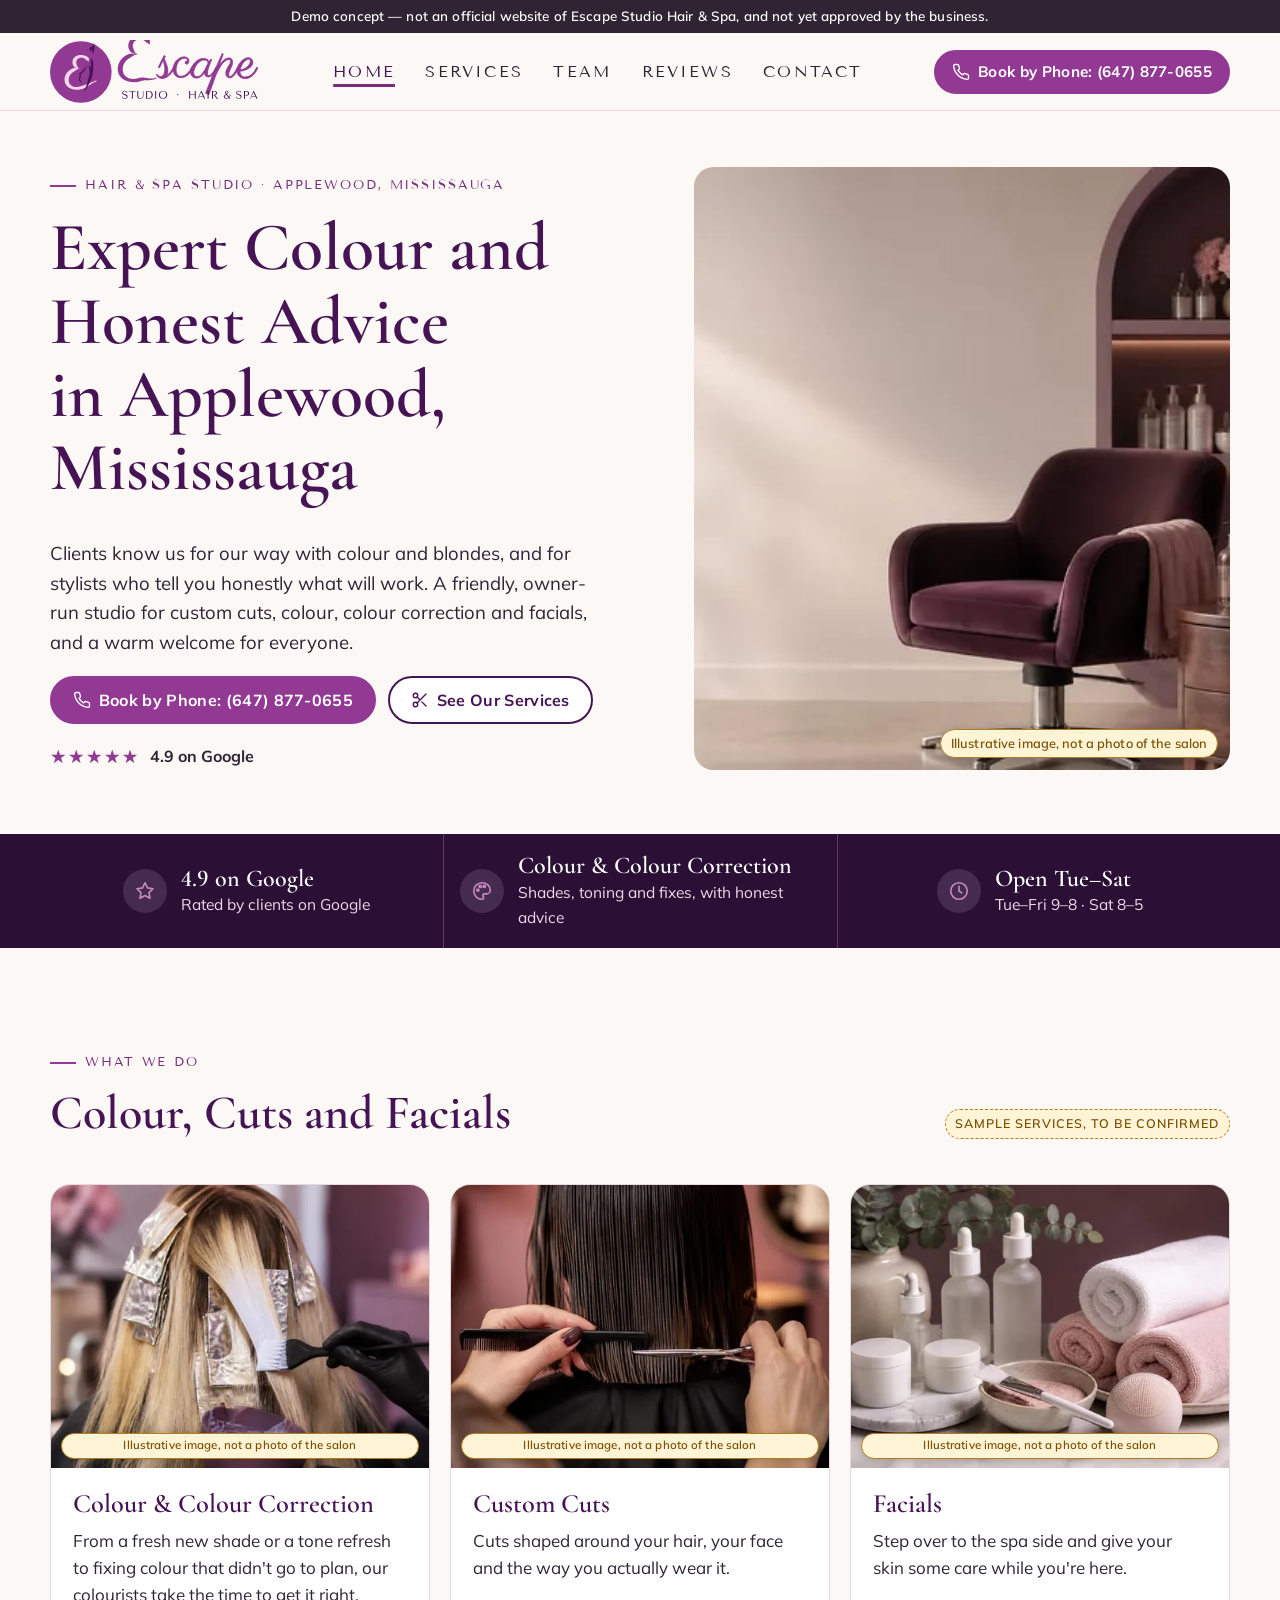
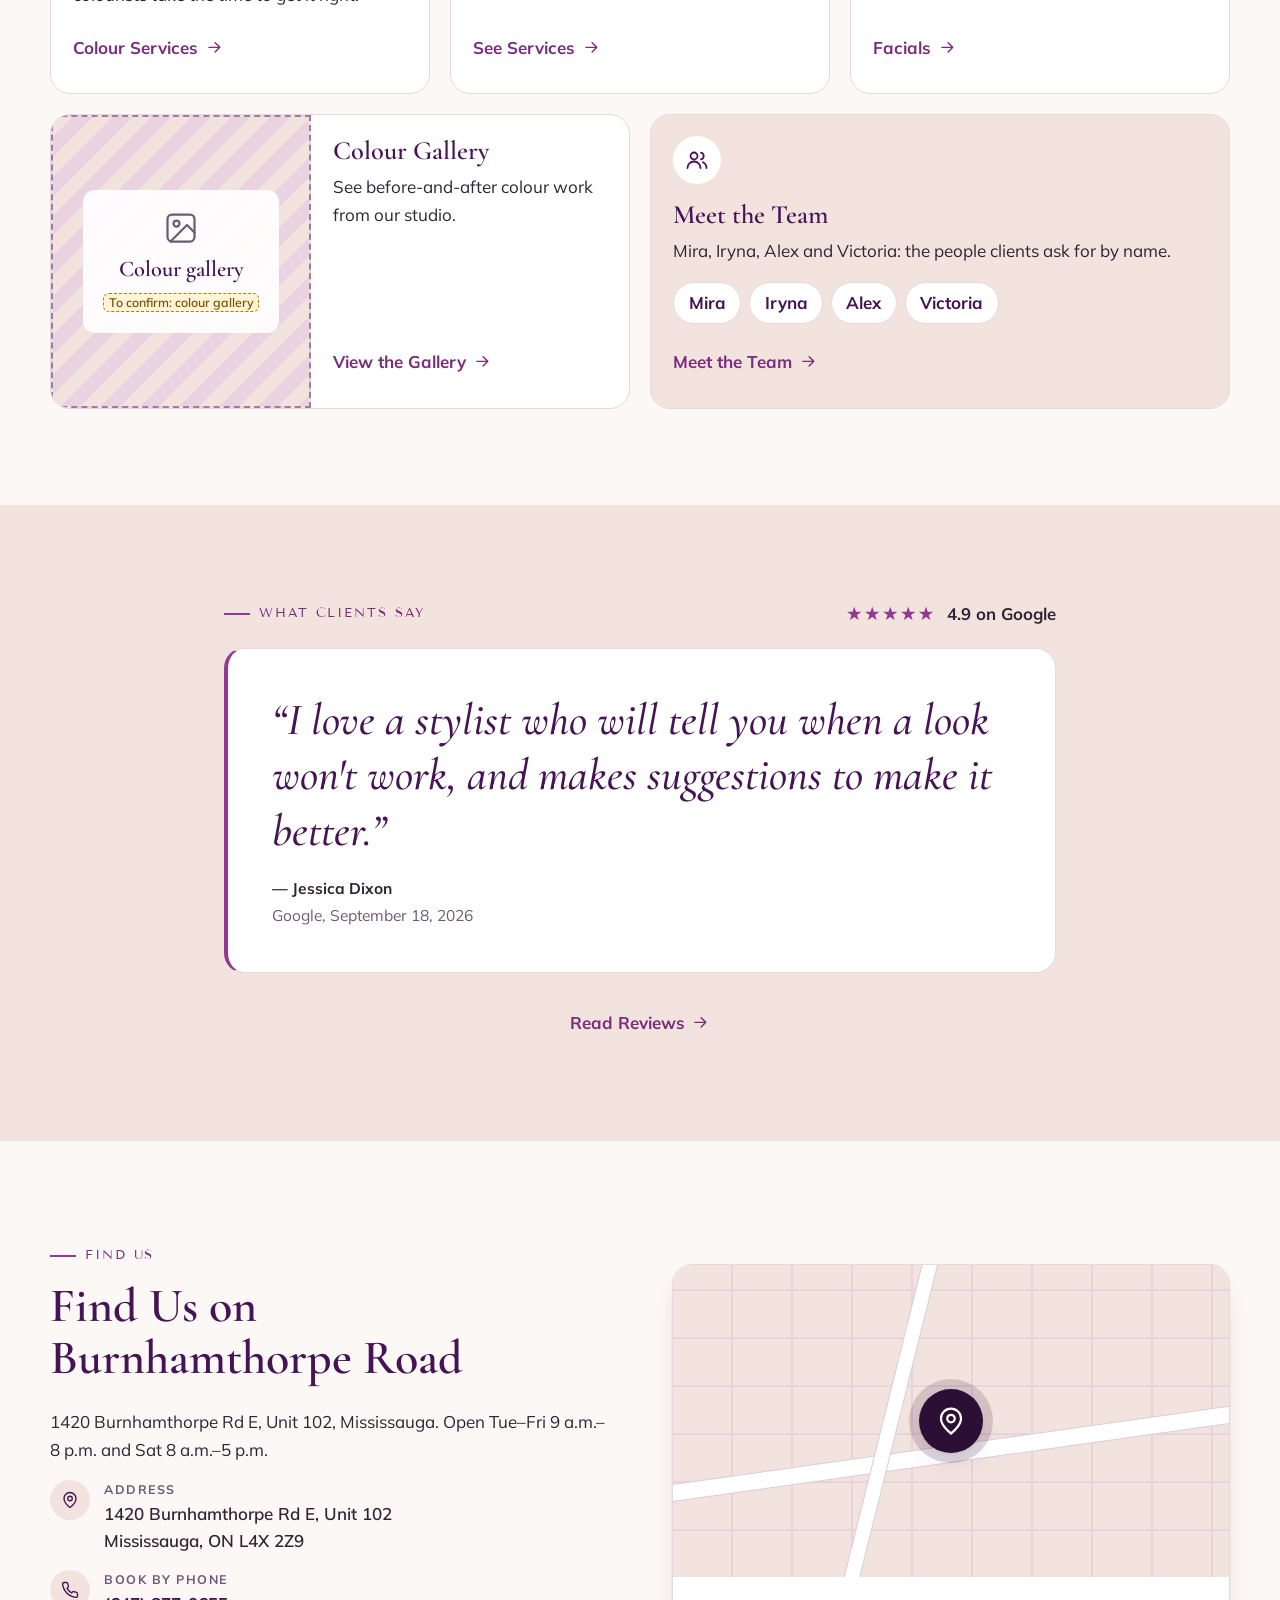
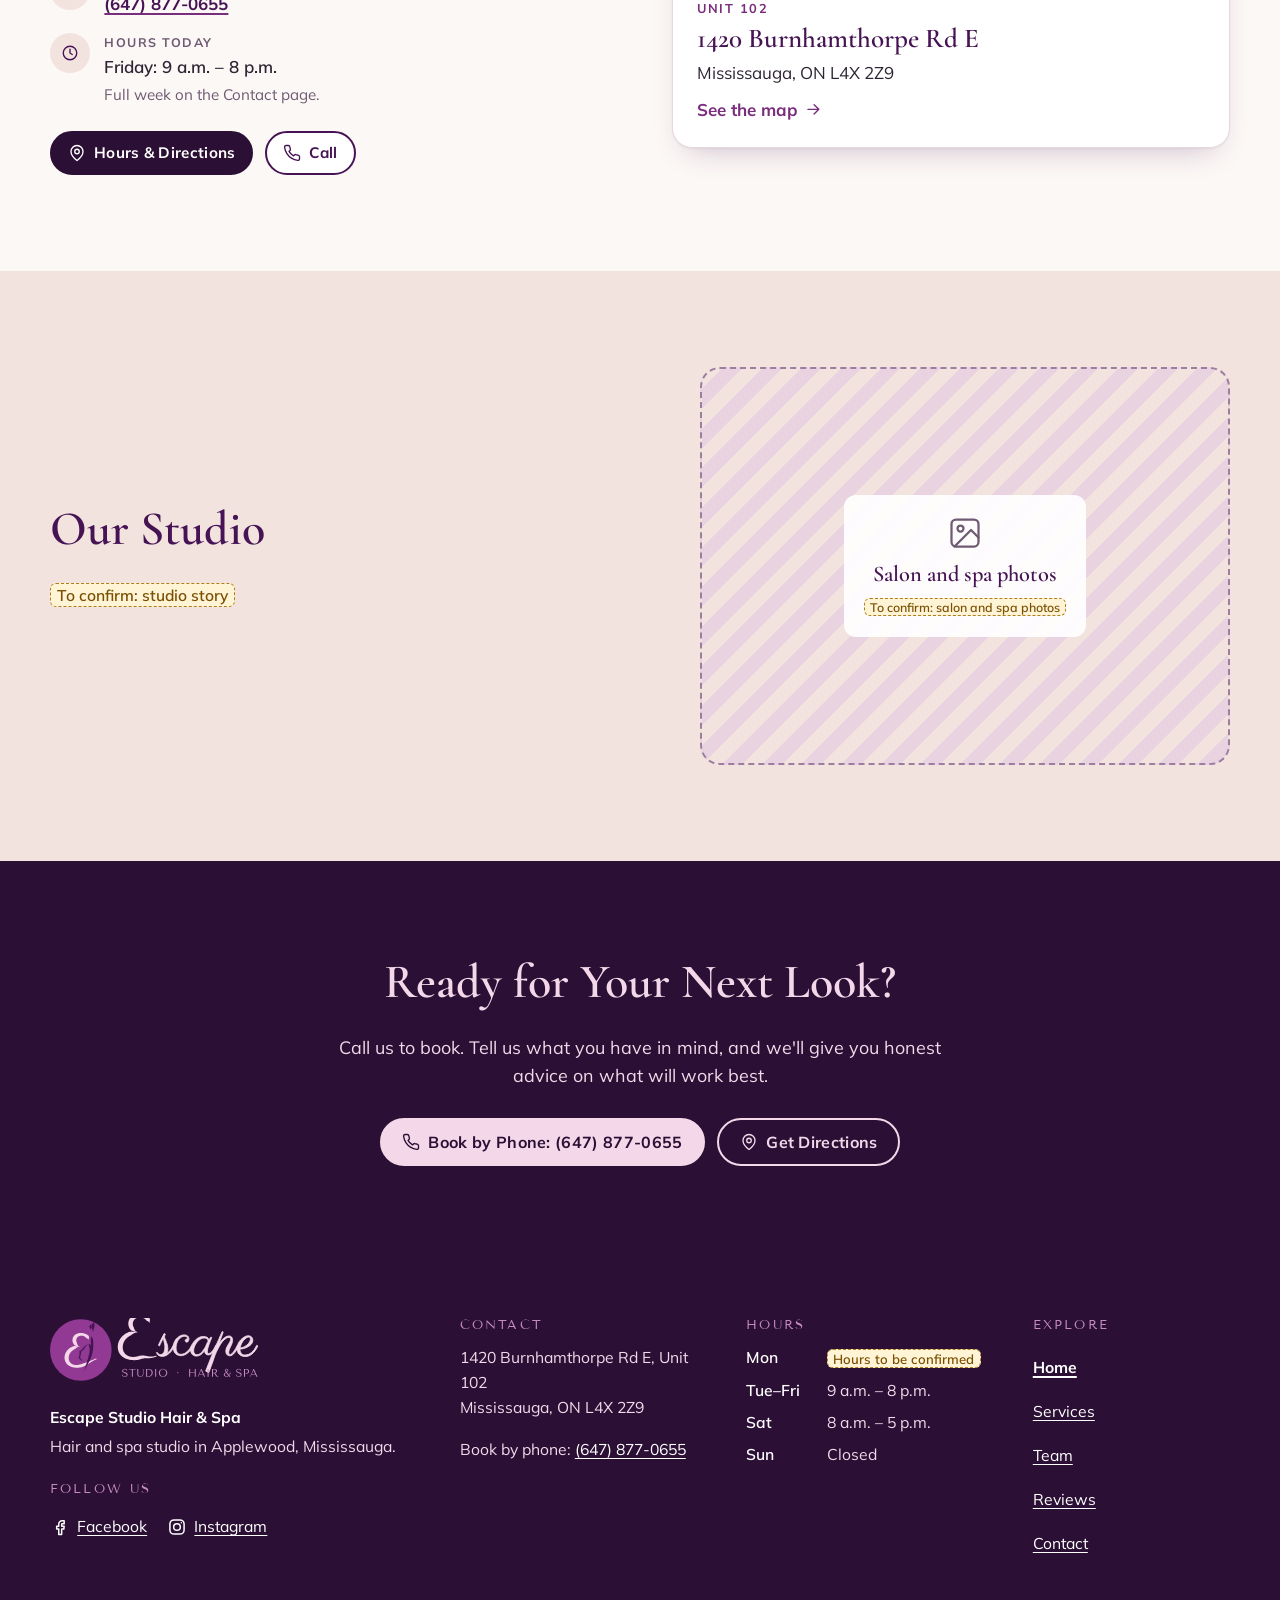
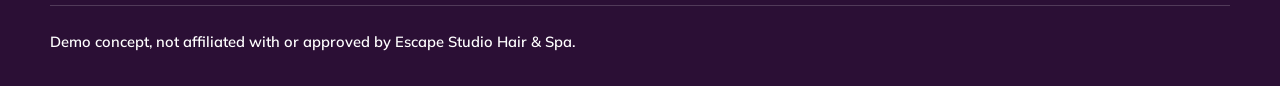
<file: index.html>
<!DOCTYPE html>
<html lang="en-CA">
<head>
  <meta charset="utf-8">
  <meta name="viewport" content="width=device-width, initial-scale=1, viewport-fit=cover">
  <title>Hair Salon &amp; Spa in Applewood, Mississauga | Escape Studio (demo concept)</title>
  <meta name="description" content="Demo concept website for Escape Studio Hair &amp; Spa, a hair salon and spa in Applewood, Mississauga — not the official site. Colour, custom cuts and facials.">
  <meta property="og:type" content="website">
  <meta property="og:site_name" content="Escape Studio Hair &amp; Spa (demo concept)">
  <meta property="og:locale" content="en_CA">
  <meta property="og:title" content="Hair Salon &amp; Spa in Applewood, Mississauga | Escape Studio (demo concept)">
  <meta property="og:description" content="Demo concept website for Escape Studio Hair &amp; Spa, a hair salon and spa in Applewood, Mississauga — not the official site. Colour, custom cuts and facials.">
  <meta property="og:url" content="https://mikelagumbay22.github.io/escape-studio-demo/">
  <meta property="og:image" content="https://mikelagumbay22.github.io/escape-studio-demo/img/og-image.jpg">
  <meta property="og:image:type" content="image/jpeg">
  <meta property="og:image:width" content="1200">
  <meta property="og:image:height" content="630">
  <meta property="og:image:alt" content="Demo concept, not the official site. Calm salon corner with a plum velvet styling chair, pink peonies and rolled blush towels (illustrative image, not a photo of the salon)">
  <meta name="twitter:card" content="summary_large_image">
  <meta name="twitter:title" content="Hair Salon &amp; Spa in Applewood, Mississauga | Escape Studio (demo concept)">
  <meta name="twitter:description" content="Demo concept website for Escape Studio Hair &amp; Spa, a hair salon and spa in Applewood, Mississauga — not the official site. Colour, custom cuts and facials.">
  <meta name="twitter:image" content="https://mikelagumbay22.github.io/escape-studio-demo/img/og-image.jpg">
  <meta name="twitter:image:alt" content="Demo concept, not the official site. Calm salon corner with a plum velvet styling chair, pink peonies and rolled blush towels (illustrative image, not a photo of the salon)">
  <meta name="robots" content="noindex, nofollow">
  <meta name="theme-color" content="#2B0F35">
  <link rel="preload" href="fonts/cormorantgaramond-600-latin.woff2" as="font" type="font/woff2" crossorigin>
  <link rel="preload" href="fonts/mulish-400-latin.woff2" as="font" type="font/woff2" crossorigin>
  <link rel="preload" href="fonts/mulish-700-latin.woff2" as="font" type="font/woff2" crossorigin>
  <link rel="preload" href="fonts/tenorsans-400-latin.woff2" as="font" type="font/woff2" crossorigin>
  <link rel="stylesheet" href="css/site.css?v=6c37172a">
  <link rel="icon" href="img/favicon.ico" sizes="any">
  <link rel="icon" type="image/png" sizes="512x512" href="img/favicon-512.png">
  <link rel="apple-touch-icon" href="img/apple-touch-icon.png">
  <script type="application/ld+json">{"@context": "https://schema.org", "@type": "HairSalon", "name": "Escape Studio Hair & Spa", "telephone": "+1-647-877-0655", "address": {"@type": "PostalAddress", "streetAddress": "1420 Burnhamthorpe Rd E, Unit 102", "addressLocality": "Mississauga", "addressRegion": "ON", "postalCode": "L4X 2Z9", "addressCountry": "CA"}, "areaServed": "Applewood, Mississauga, ON", "openingHoursSpecification": [{"@type": "OpeningHoursSpecification", "dayOfWeek": ["Tuesday", "Wednesday", "Thursday", "Friday"], "opens": "09:00", "closes": "20:00"}, {"@type": "OpeningHoursSpecification", "dayOfWeek": ["Saturday"], "opens": "08:00", "closes": "17:00"}], "hasMap": "https://maps.google.com/?cid=140391976659421546", "geo": {"@type": "GeoCoordinates", "latitude": 43.6227662, "longitude": -79.6014882}, "image": "https://mikelagumbay22.github.io/escape-studio-demo/img/logo.png", "sameAs": ["https://www.facebook.com/people/Escape-Studio-Hair-Spa/100031131290528/", "https://www.instagram.com/escape_studio_hair_and_spa/"]}</script>
</head>
<body class="page-home">
<aside class="demo-banner" aria-label="Demo notice">
  <p class="container">Demo concept — not an official website of Escape Studio Hair &amp; Spa, and not yet approved by the business.</p>
</aside>
<a class="skip-link" href="#main">Skip to content</a>
<header class="site-header">
  <div class="container header-inner">
    <a class="brand" href="index.html" aria-current="page">
      <img src="img/logo-compact.svg" alt="Escape Studio, home" width="1032" height="312">
    </a>

    <nav class="site-nav desktop-nav" aria-label="Main">
      <ul>
        <li><a href="index.html" aria-current="page">Home</a></li>
        <li><a href="services.html">Services</a></li>
        <li><a href="team.html">Team</a></li>
        <li><a href="reviews.html">Reviews</a></li>
        <li><a href="contact.html">Contact</a></li>
      </ul>
    </nav>

    <div class="header-actions">
      <a class="btn btn--primary btn--sm header-cta" href="tel:+16478770655" aria-label="Book by Phone: (647) 877-0655"><svg viewBox="0 0 24 24" fill="none" stroke="currentColor" stroke-width="1.8" stroke-linecap="round" stroke-linejoin="round" aria-hidden="true" focusable="false"><path d="M22 16.9v3a2 2 0 0 1-2.2 2 19.8 19.8 0 0 1-8.6-3.1 19.5 19.5 0 0 1-6-6A19.8 19.8 0 0 1 2.1 4.2 2 2 0 0 1 4.1 2h3a2 2 0 0 1 2 1.7c.1 1 .4 1.9.7 2.8a2 2 0 0 1-.5 2.1L8 9.9a16 16 0 0 0 6 6l1.3-1.3a2 2 0 0 1 2.1-.4c.9.3 1.8.6 2.8.7a2 2 0 0 1 1.7 2z"/></svg><span class="header-cta__short">Book</span><span class="header-cta__long">Book by Phone: (647) 877-0655</span></a>
      <button type="button" class="menu-toggle" id="menu-toggle" aria-controls="mobile-nav" aria-expanded="false" data-label-closed="Menu" data-label-open="Close">
        <span class="menu-toggle__icon" aria-hidden="true"><svg viewBox="0 0 24 24" fill="none" stroke="currentColor" stroke-width="1.8" stroke-linecap="round" stroke-linejoin="round" aria-hidden="true" focusable="false"><path d="M4 7h16M4 12h16M4 17h16"/></svg></span>
        <span class="menu-toggle__label">Menu</span>
      </button>
    </div>
  </div>

  <div class="mobile-nav" id="mobile-nav" hidden>
    <nav aria-label="Mobile">
      <ul>
        <li><a href="index.html" aria-current="page">Home</a></li>
        <li><a href="services.html">Services</a></li>
        <li><a href="team.html">Team</a></li>
        <li><a href="reviews.html">Reviews</a></li>
        <li><a href="contact.html">Contact</a></li>
        <li><a class="mobile-nav__cta" href="tel:+16478770655"><svg viewBox="0 0 24 24" fill="none" stroke="currentColor" stroke-width="1.8" stroke-linecap="round" stroke-linejoin="round" aria-hidden="true" focusable="false"><path d="M22 16.9v3a2 2 0 0 1-2.2 2 19.8 19.8 0 0 1-8.6-3.1 19.5 19.5 0 0 1-6-6A19.8 19.8 0 0 1 2.1 4.2 2 2 0 0 1 4.1 2h3a2 2 0 0 1 2 1.7c.1 1 .4 1.9.7 2.8a2 2 0 0 1-.5 2.1L8 9.9a16 16 0 0 0 6 6l1.3-1.3a2 2 0 0 1 2.1-.4c.9.3 1.8.6 2.8.7a2 2 0 0 1 1.7 2z"/></svg>Book by Phone: (647) 877-0655</a></li>
      </ul>
    </nav>
  </div>
</header>
<main id="main">

<section class="hero" aria-labelledby="hero-title">
  <div class="container hero__inner">
    <div class="hero__copy">
      <p class="eyebrow">Hair &amp; spa studio · Applewood, Mississauga</p>
      <h1 id="hero-title">Expert Colour and Honest Advice in Applewood, Mississauga</h1>
      <p class="lead">Clients know us for our way with colour and blondes, and for stylists who tell you honestly what will work. A friendly, owner-run studio for custom cuts, colour, colour correction and facials, and a warm welcome for everyone.</p>
      <div class="btn-row">
        <a class="btn btn--primary" href="tel:+16478770655"><svg viewBox="0 0 24 24" fill="none" stroke="currentColor" stroke-width="1.8" stroke-linecap="round" stroke-linejoin="round" aria-hidden="true" focusable="false"><path d="M22 16.9v3a2 2 0 0 1-2.2 2 19.8 19.8 0 0 1-8.6-3.1 19.5 19.5 0 0 1-6-6A19.8 19.8 0 0 1 2.1 4.2 2 2 0 0 1 4.1 2h3a2 2 0 0 1 2 1.7c.1 1 .4 1.9.7 2.8a2 2 0 0 1-.5 2.1L8 9.9a16 16 0 0 0 6 6l1.3-1.3a2 2 0 0 1 2.1-.4c.9.3 1.8.6 2.8.7a2 2 0 0 1 1.7 2z"/></svg>Book by Phone: (647) 877-0655</a>
        <a class="btn btn--ghost" href="services.html"><svg viewBox="0 0 24 24" fill="none" stroke="currentColor" stroke-width="1.8" stroke-linecap="round" stroke-linejoin="round" aria-hidden="true" focusable="false"><circle cx="6" cy="6" r="3"/><circle cx="6" cy="18" r="3"/><path d="M20 4 8.1 15.9M14.5 14.5 20 20M8.1 8.1 12 12"/></svg>See Our Services</a>
      </div>
      <p class="trust-line"><span class="stars" role="img" aria-label="4.9 out of 5 stars" style="--fill: 98.0%"><span class="stars__base" aria-hidden="true">★★★★★</span><span class="stars__fill" aria-hidden="true">★★★★★</span></span><span>4.9 on Google</span></p>
    </div>
    <div class="hero__media">
      <div class="media media--hero" style="--focus: 68% 55%; --focus-md: 72% 55%;"><span class="ph-badge image-badge">Illustrative image, not a photo of the salon</span>
  <img src="img/hero-800.webp" srcset="img/hero-480.webp 480w, img/hero-800.webp 800w, img/hero-1200.webp 1200w, img/hero-1600.webp 1600w" sizes="(min-width: 900px) 46vw, 92vw" width="1920" height="969" alt="Calm salon corner with a plum velvet styling chair, pink peonies and rolled blush towels against a warm off-white wall" fetchpriority="high" decoding="async">
</div>
    </div>
  </div>
</section>

<section class="trust" aria-label="At a glance">
  <ul class="container">
    <li><span class="trust__icon"><svg viewBox="0 0 24 24" fill="none" stroke="currentColor" stroke-width="1.8" stroke-linecap="round" stroke-linejoin="round" aria-hidden="true" focusable="false"><path d="m12 3 2.7 5.6 6.1.9-4.4 4.3 1 6.1L12 17l-5.4 2.9 1-6.1-4.4-4.3 6.1-.9z"/></svg></span><span><strong>4.9 on Google</strong><span>Rated by clients on Google</span></span></li>
    <li><span class="trust__icon"><svg viewBox="0 0 24 24" fill="none" stroke="currentColor" stroke-width="1.8" stroke-linecap="round" stroke-linejoin="round" aria-hidden="true" focusable="false"><path d="M12 3a9 9 0 0 0 0 18c1.2 0 1.8-.8 1.8-1.7 0-.5-.2-.9-.5-1.2-.3-.3-.5-.7-.5-1.2 0-1 .8-1.8 1.8-1.8H17a4 4 0 0 0 4-4c0-4.4-4-8.1-9-8.1z"/><circle cx="7.5" cy="11" r="1.2"/><circle cx="10" cy="7" r="1.2"/><circle cx="14.5" cy="7" r="1.2"/></svg></span><span><strong>Colour &amp; Colour Correction</strong><span>Shades, toning and fixes, with honest advice</span></span></li>
    <li><span class="trust__icon"><svg viewBox="0 0 24 24" fill="none" stroke="currentColor" stroke-width="1.8" stroke-linecap="round" stroke-linejoin="round" aria-hidden="true" focusable="false"><circle cx="12" cy="12" r="9"/><path d="M12 7v5l3 2"/></svg></span><span><strong>Open Tue–Sat</strong><span>Tue–Fri 9–8 · Sat 8–5</span></span></li>
  </ul>
</section>

<section class="section" aria-labelledby="teasers-title">
  <div class="container">
    <p class="eyebrow">What We Do</p>
    <div class="section-head section-head--row">
      <h2 id="teasers-title">Colour, Cuts and Facials</h2>
      <span class="tag">Sample services, to be confirmed</span>
    </div>
    <ul class="card-grid card-grid--3">
      <li class="tile">
        <div class="media tile__media"><span class="ph-badge image-badge">Illustrative image, not a photo of the salon</span>
  <img src="img/service-colour-800.webp" srcset="img/service-colour-480.webp 480w, img/service-colour-800.webp 800w, img/service-colour-1200.webp 1200w, img/service-colour-1456.webp 1456w" sizes="(min-width: 900px) 370px, (min-width: 640px) 46vw, 92vw" width="1456" height="1088" alt="Illustrative image of hair colour being applied in a salon" loading="lazy" decoding="async">
</div>
        <div class="tile__body">
          <h3>Colour &amp; Colour Correction</h3>
          <p>From a fresh new shade or a tone refresh to fixing colour that didn&#39;t go to plan, our colourists take the time to get it right.</p>
          <a class="text-link" href="services.html#colour">Colour Services<svg viewBox="0 0 24 24" fill="none" stroke="currentColor" stroke-width="1.8" stroke-linecap="round" stroke-linejoin="round" aria-hidden="true" focusable="false"><path d="M5 12h14M13 6l6 6-6 6"/></svg></a>
        </div>
      </li>
      <li class="tile">
        <div class="media tile__media"><span class="ph-badge image-badge">Illustrative image, not a photo of the salon</span>
  <img src="img/service-haircut-800.webp" srcset="img/service-haircut-480.webp 480w, img/service-haircut-800.webp 800w, img/service-haircut-1200.webp 1200w, img/service-haircut-1456.webp 1456w" sizes="(min-width: 900px) 370px, (min-width: 640px) 46vw, 92vw" width="1456" height="1088" alt="Stylist trimming a sleek dark bob with scissors and a comb, seen from behind" loading="lazy" decoding="async">
</div>
        <div class="tile__body">
          <h3>Custom Cuts</h3>
          <p>Cuts shaped around your hair, your face and the way you actually wear it.</p>
          <a class="text-link" href="services.html#cuts">See Services<span class="visually-hidden"> for custom cuts</span><svg viewBox="0 0 24 24" fill="none" stroke="currentColor" stroke-width="1.8" stroke-linecap="round" stroke-linejoin="round" aria-hidden="true" focusable="false"><path d="M5 12h14M13 6l6 6-6 6"/></svg></a>
        </div>
      </li>
      <li class="tile">
        <div class="media tile__media"><span class="ph-badge image-badge">Illustrative image, not a photo of the salon</span>
  <img src="img/service-facial-800.webp" srcset="img/service-facial-480.webp 480w, img/service-facial-800.webp 800w, img/service-facial-1200.webp 1200w, img/service-facial-1456.webp 1456w" sizes="(min-width: 900px) 370px, (min-width: 640px) 46vw, 92vw" width="1456" height="1088" alt="Facial treatment set-up: frosted dropper bottles, cream jars, a pink clay mask with brush, a cleansing brush and rolled towels" loading="lazy" decoding="async">
</div>
        <div class="tile__body">
          <h3>Facials</h3>
          <p>Step over to the spa side and give your skin some care while you&#39;re here.</p>
          <a class="text-link" href="services.html#facials">Facials<span class="visually-hidden"> at the spa</span><svg viewBox="0 0 24 24" fill="none" stroke="currentColor" stroke-width="1.8" stroke-linecap="round" stroke-linejoin="round" aria-hidden="true" focusable="false"><path d="M5 12h14M13 6l6 6-6 6"/></svg></a>
        </div>
      </li>
    </ul>
    <div class="pair-grid">
      <div class="tile tile--wide">
        <div class="media tile__media media--placeholder">
  <div class="ph-label" role="img" aria-label="Placeholder: Colour gallery"><svg viewBox="0 0 24 24" fill="none" stroke="currentColor" stroke-width="1.5" stroke-linecap="round" stroke-linejoin="round" aria-hidden="true" focusable="false"><rect x="3" y="3" width="18" height="18" rx="3"/><circle cx="9" cy="9" r="2"/><path d="m21 15-5-5L5 21"/></svg><strong>Colour gallery</strong><span><mark class="ph-inline">To confirm: colour gallery</mark></span></div>
</div>
        <div class="tile__body">
          <h3>Colour Gallery</h3>
          <p>See before-and-after colour work from our studio.</p>
          <a class="text-link" href="services.html#gallery">View the Gallery<svg viewBox="0 0 24 24" fill="none" stroke="currentColor" stroke-width="1.8" stroke-linecap="round" stroke-linejoin="round" aria-hidden="true" focusable="false"><path d="M5 12h14M13 6l6 6-6 6"/></svg></a>
        </div>
      </div>
      <div class="tile tile--team">
        <div class="tile__body">
          <span class="tile__icon"><svg viewBox="0 0 24 24" fill="none" stroke="currentColor" stroke-width="1.8" stroke-linecap="round" stroke-linejoin="round" aria-hidden="true" focusable="false"><circle cx="9" cy="8" r="3.5"/><path d="M2.5 20a6.5 6.5 0 0 1 13 0"/><path d="M16 4.6a3.5 3.5 0 0 1 0 6.8M18 14.2a6.5 6.5 0 0 1 3.5 5.8"/></svg></span>
          <h3>Meet the Team</h3>
          <p>Mira, Iryna, Alex and Victoria: the people clients ask for by name.</p>
          <ul class="name-chips" aria-label="Our team"><li>Mira</li><li>Iryna</li><li>Alex</li><li>Victoria</li>
          </ul>
          <a class="text-link" href="team.html">Meet the Team<svg viewBox="0 0 24 24" fill="none" stroke="currentColor" stroke-width="1.8" stroke-linecap="round" stroke-linejoin="round" aria-hidden="true" focusable="false"><path d="M5 12h14M13 6l6 6-6 6"/></svg></a>
        </div>
      </div>
    </div>
  </div>
</section>
<section class="section section--alt" aria-labelledby="home-quote-title">
  <div class="container home-quote">
    <div class="home-quote__head">
      <p class="eyebrow" id="home-quote-title">What Clients Say</p>
      <p class="rating-line"><span class="stars" role="img" aria-label="4.9 out of 5 stars" style="--fill: 98.0%"><span class="stars__base" aria-hidden="true">★★★★★</span><span class="stars__fill" aria-hidden="true">★★★★★</span></span><span><strong>4.9 on Google</strong></span></p>
    </div>
    <figure class="quote quote--featured">
  <blockquote><p>“I love a stylist who will tell you when a look won&#39;t work, and makes suggestions to make it better.”</p></blockquote>
  <figcaption><span class="quote__name">Jessica Dixon</span><span class="quote__src">Google, September 18, 2026</span></figcaption>
</figure>
    <p class="center-link"><a class="text-link" href="reviews.html">Read Reviews<svg viewBox="0 0 24 24" fill="none" stroke="currentColor" stroke-width="1.8" stroke-linecap="round" stroke-linejoin="round" aria-hidden="true" focusable="false"><path d="M5 12h14M13 6l6 6-6 6"/></svg></a></p>
  </div>
</section>

<section class="section" aria-labelledby="home-visit-title">
  <div class="container visit-split">
    <div class="visit-slim">
      <p class="eyebrow">Find Us</p>
      <h2 id="home-visit-title">Find Us on Burnhamthorpe Road</h2>
      <p>1420 Burnhamthorpe Rd E, Unit 102, Mississauga. Open Tue–Fri 9 a.m.–8 p.m. and Sat 8 a.m.–5 p.m.</p>
      <ul class="contact-list">
        <li><span class="ico"><svg viewBox="0 0 24 24" fill="none" stroke="currentColor" stroke-width="1.8" stroke-linecap="round" stroke-linejoin="round" aria-hidden="true" focusable="false"><path d="M20 10c0 6-8 12-8 12S4 16 4 10a8 8 0 0 1 16 0z"/><circle cx="12" cy="10" r="3"/></svg></span><div><span class="label">Address</span>
          <span class="value">1420 Burnhamthorpe Rd E, Unit 102<br>Mississauga, ON L4X 2Z9</span></div></li>
        <li><span class="ico"><svg viewBox="0 0 24 24" fill="none" stroke="currentColor" stroke-width="1.8" stroke-linecap="round" stroke-linejoin="round" aria-hidden="true" focusable="false"><path d="M22 16.9v3a2 2 0 0 1-2.2 2 19.8 19.8 0 0 1-8.6-3.1 19.5 19.5 0 0 1-6-6A19.8 19.8 0 0 1 2.1 4.2 2 2 0 0 1 4.1 2h3a2 2 0 0 1 2 1.7c.1 1 .4 1.9.7 2.8a2 2 0 0 1-.5 2.1L8 9.9a16 16 0 0 0 6 6l1.3-1.3a2 2 0 0 1 2.1-.4c.9.3 1.8.6 2.8.7a2 2 0 0 1 1.7 2z"/></svg></span><div><span class="label">Book by phone</span><a href="tel:+16478770655">(647) 877-0655</a></div></li>
        <li><span class="ico"><svg viewBox="0 0 24 24" fill="none" stroke="currentColor" stroke-width="1.8" stroke-linecap="round" stroke-linejoin="round" aria-hidden="true" focusable="false"><circle cx="12" cy="12" r="9"/><path d="M12 7v5l3 2"/></svg></span><div><span class="label">Hours today</span>
          <span class="value" id="hours-today" data-hours='[{"day": "Monday", "display": "Hours to be confirmed", "closed": false}, {"day": "Tuesday", "display": "9 a.m. – 8 p.m.", "closed": false}, {"day": "Wednesday", "display": "9 a.m. – 8 p.m.", "closed": false}, {"day": "Thursday", "display": "9 a.m. – 8 p.m.", "closed": false}, {"day": "Friday", "display": "9 a.m. – 8 p.m.", "closed": false}, {"day": "Saturday", "display": "8 a.m. – 5 p.m.", "closed": false}, {"day": "Sunday", "display": "Closed", "closed": true}]' data-note="Full week on the Contact page.">Monday <mark class="ph-inline">Hours to be confirmed</mark>. Tuesday to Friday 9 a.m. to 8 p.m. Saturday 8 a.m. to 5 p.m. Closed Sunday.</span>
          <span class="sub" id="hours-today-note">Full week on the Contact page.</span>
        </div></li>
      </ul>
      <div class="btn-row">
        <a class="btn btn--dark btn--sm" href="contact.html"><svg viewBox="0 0 24 24" fill="none" stroke="currentColor" stroke-width="1.8" stroke-linecap="round" stroke-linejoin="round" aria-hidden="true" focusable="false"><path d="M20 10c0 6-8 12-8 12S4 16 4 10a8 8 0 0 1 16 0z"/><circle cx="12" cy="10" r="3"/></svg>Hours &amp; Directions</a>
        <a class="btn btn--ghost btn--sm" href="tel:+16478770655" aria-label="Call (647) 877-0655"><svg viewBox="0 0 24 24" fill="none" stroke="currentColor" stroke-width="1.8" stroke-linecap="round" stroke-linejoin="round" aria-hidden="true" focusable="false"><path d="M22 16.9v3a2 2 0 0 1-2.2 2 19.8 19.8 0 0 1-8.6-3.1 19.5 19.5 0 0 1-6-6A19.8 19.8 0 0 1 2.1 4.2 2 2 0 0 1 4.1 2h3a2 2 0 0 1 2 1.7c.1 1 .4 1.9.7 2.8a2 2 0 0 1-.5 2.1L8 9.9a16 16 0 0 0 6 6l1.3-1.3a2 2 0 0 1 2.1-.4c.9.3 1.8.6 2.8.7a2 2 0 0 1 1.7 2z"/></svg>Call</a>
      </div>
    </div>
    <a class="map-card" href="contact.html#map">
      <span class="map-card__art" aria-hidden="true"><span class="map-card__road map-card__road--a"></span><span class="map-card__road map-card__road--b"></span><span class="map-card__pin"><svg viewBox="0 0 24 24" fill="none" stroke="currentColor" stroke-width="1.8" stroke-linecap="round" stroke-linejoin="round" aria-hidden="true" focusable="false"><path d="M20 10c0 6-8 12-8 12S4 16 4 10a8 8 0 0 1 16 0z"/><circle cx="12" cy="10" r="3"/></svg></span></span>
      <span class="map-card__body">
        <span class="map-card__kicker">Unit 102</span>
        <span class="map-card__title">1420 Burnhamthorpe Rd E</span>
        <span>Mississauga, ON L4X 2Z9</span>
        <span class="map-card__link">See the map<svg viewBox="0 0 24 24" fill="none" stroke="currentColor" stroke-width="1.8" stroke-linecap="round" stroke-linejoin="round" aria-hidden="true" focusable="false"><path d="M5 12h14M13 6l6 6-6 6"/></svg></span>
      </span>
    </a>
  </div>
</section>

<section class="section section--alt" aria-labelledby="home-studio-title">
  <div class="container teaser-grid">
    <div>
      <h2 id="home-studio-title">Our Studio</h2><p class="lead"><mark class="ph-inline">To confirm: studio story</mark></p>
    </div>
    <div class="teaser-media"><div class="media  media--placeholder">
  <div class="ph-label" role="img" aria-label="Placeholder: Salon and spa photos"><svg viewBox="0 0 24 24" fill="none" stroke="currentColor" stroke-width="1.5" stroke-linecap="round" stroke-linejoin="round" aria-hidden="true" focusable="false"><rect x="3" y="3" width="18" height="18" rx="3"/><circle cx="9" cy="9" r="2"/><path d="m21 15-5-5L5 21"/></svg><strong>Salon and spa photos</strong><span><mark class="ph-inline">To confirm: salon and spa photos</mark></span></div>
</div></div>
  </div>
</section>

<section class="section cta-band" aria-labelledby="home-cta-title">
  <div class="container">
    <h2 id="home-cta-title">Ready for Your Next Look?</h2>
    <p>Call us to book. Tell us what you have in mind, and we&#39;ll give you honest advice on what will work best.</p>
    <div class="btn-row">
      <a class="btn btn--primary" href="tel:+16478770655"><svg viewBox="0 0 24 24" fill="none" stroke="currentColor" stroke-width="1.8" stroke-linecap="round" stroke-linejoin="round" aria-hidden="true" focusable="false"><path d="M22 16.9v3a2 2 0 0 1-2.2 2 19.8 19.8 0 0 1-8.6-3.1 19.5 19.5 0 0 1-6-6A19.8 19.8 0 0 1 2.1 4.2 2 2 0 0 1 4.1 2h3a2 2 0 0 1 2 1.7c.1 1 .4 1.9.7 2.8a2 2 0 0 1-.5 2.1L8 9.9a16 16 0 0 0 6 6l1.3-1.3a2 2 0 0 1 2.1-.4c.9.3 1.8.6 2.8.7a2 2 0 0 1 1.7 2z"/></svg>Book by Phone: (647) 877-0655</a>
      <a class="btn btn--outline-light" href="contact.html"><svg viewBox="0 0 24 24" fill="none" stroke="currentColor" stroke-width="1.8" stroke-linecap="round" stroke-linejoin="round" aria-hidden="true" focusable="false"><path d="M20 10c0 6-8 12-8 12S4 16 4 10a8 8 0 0 1 16 0z"/><circle cx="12" cy="10" r="3"/></svg>Get Directions</a>
    </div>
  </div>
</section>

</main>
<footer class="site-footer">
  <div class="container">
    <div class="footer-grid">
      <div class="footer-brand">
        <a class="brand" href="index.html"><img src="img/logo-compact-reversed.svg" alt="Escape Studio, home" width="1032" height="312" loading="eager" decoding="async">
        </a>
        <p class="footer-name">Escape Studio Hair &amp; Spa</p>
        <p>Hair and spa studio in Applewood, Mississauga.</p>
        <p class="footer-follow-label" id="follow-label">Follow us</p>
        <ul class="footer-social" aria-labelledby="follow-label">
          <li><a href="https://www.facebook.com/people/Escape-Studio-Hair-Spa/100031131290528/" target="_blank" rel="noopener"><svg viewBox="0 0 24 24" fill="none" stroke="currentColor" stroke-width="1.8" stroke-linecap="round" stroke-linejoin="round" aria-hidden="true" focusable="false"><path d="M14.5 8H17V4.5h-2.5A4 4 0 0 0 10.5 8.5V11H8v3.5h2.5V21H14v-6.5h2.6L17 11h-3V8.9c0-.5.4-.9.9-.9z"/></svg><span>Facebook</span><span class="visually-hidden"> (opens in a new tab)</span></a></li>
          <li><a href="https://www.instagram.com/escape_studio_hair_and_spa/" target="_blank" rel="noopener"><svg viewBox="0 0 24 24" fill="none" stroke="currentColor" stroke-width="1.8" stroke-linecap="round" stroke-linejoin="round" aria-hidden="true" focusable="false"><rect x="3.5" y="3.5" width="17" height="17" rx="5"/><circle cx="12" cy="12" r="4"/><circle cx="17.2" cy="6.8" r=".9" fill="currentColor" stroke="none"/></svg><span>Instagram</span><span class="visually-hidden"> (opens in a new tab)</span></a></li>
        </ul>
      </div>
      <div>
        <h2>Contact</h2>
        <ul>
          <li>1420 Burnhamthorpe Rd E, Unit 102<br>Mississauga, ON L4X 2Z9</li>
          <li><span class="footer-book">Book by phone:</span> <a href="tel:+16478770655">(647) 877-0655</a></li>
        </ul>
      </div>
      <div>
        <h2>Hours</h2>
        <ul>
          <li><span class="footer-day">Mon</span> <mark class="ph-inline">Hours to be confirmed</mark></li>
          <li><span class="footer-day">Tue–Fri</span> 9 a.m. – 8 p.m.</li>
          <li><span class="footer-day">Sat</span> 8 a.m. – 5 p.m.</li>
          <li><span class="footer-day">Sun</span> Closed</li>
        </ul>
      </div>
      <div>
        <h2>Explore</h2>
        <ul class="footer-nav">
          <li><a href="index.html" aria-current="page">Home</a></li>
          <li><a href="services.html">Services</a></li>
          <li><a href="team.html">Team</a></li>
          <li><a href="reviews.html">Reviews</a></li>
          <li><a href="contact.html">Contact</a></li>
        </ul>
      </div>
    </div>
    <div class="footer-bottom">
      <p class="footer-legal">Demo concept, not affiliated with or approved by Escape Studio Hair &amp; Spa.</p>
    </div>
  </div>
</footer>

<nav class="mobile-callbar" aria-label="Quick actions">
  <a class="btn btn--primary" href="tel:+16478770655" aria-label="Book by phone: (647) 877-0655"><svg viewBox="0 0 24 24" fill="none" stroke="currentColor" stroke-width="1.8" stroke-linecap="round" stroke-linejoin="round" aria-hidden="true" focusable="false"><path d="M22 16.9v3a2 2 0 0 1-2.2 2 19.8 19.8 0 0 1-8.6-3.1 19.5 19.5 0 0 1-6-6A19.8 19.8 0 0 1 2.1 4.2 2 2 0 0 1 4.1 2h3a2 2 0 0 1 2 1.7c.1 1 .4 1.9.7 2.8a2 2 0 0 1-.5 2.1L8 9.9a16 16 0 0 0 6 6l1.3-1.3a2 2 0 0 1 2.1-.4c.9.3 1.8.6 2.8.7a2 2 0 0 1 1.7 2z"/></svg>Book</a>
  <a class="btn btn--ghost" href="https://www.google.com/maps/dir/?api=1&amp;destination=Escape%20Studio%20Hair%20%26%20Spa%2C%201420%20Burnhamthorpe%20Rd%20E%2C%20Unit%20102%2C%20Mississauga%2C%20ON%20L4X%202Z9&amp;destination_place_id=ChIJm1MlUQs5K4gRaokZSsLF8gE" target="_blank" rel="noopener"><svg viewBox="0 0 24 24" fill="none" stroke="currentColor" stroke-width="1.8" stroke-linecap="round" stroke-linejoin="round" aria-hidden="true" focusable="false"><path d="M20 10c0 6-8 12-8 12S4 16 4 10a8 8 0 0 1 16 0z"/><circle cx="12" cy="10" r="3"/></svg>Directions<span class="visually-hidden"> (opens Google Maps in a new tab)</span></a>
  <a class="btn btn--ghost" href="services.html"><svg viewBox="0 0 24 24" fill="none" stroke="currentColor" stroke-width="1.8" stroke-linecap="round" stroke-linejoin="round" aria-hidden="true" focusable="false"><circle cx="6" cy="6" r="3"/><circle cx="6" cy="18" r="3"/><path d="M20 4 8.1 15.9M14.5 14.5 20 20M8.1 8.1 12 12"/></svg>Services</a>
</nav>
<script src="js/site.js?v=6c37172a" defer></script>
</body>
</html>
</file>
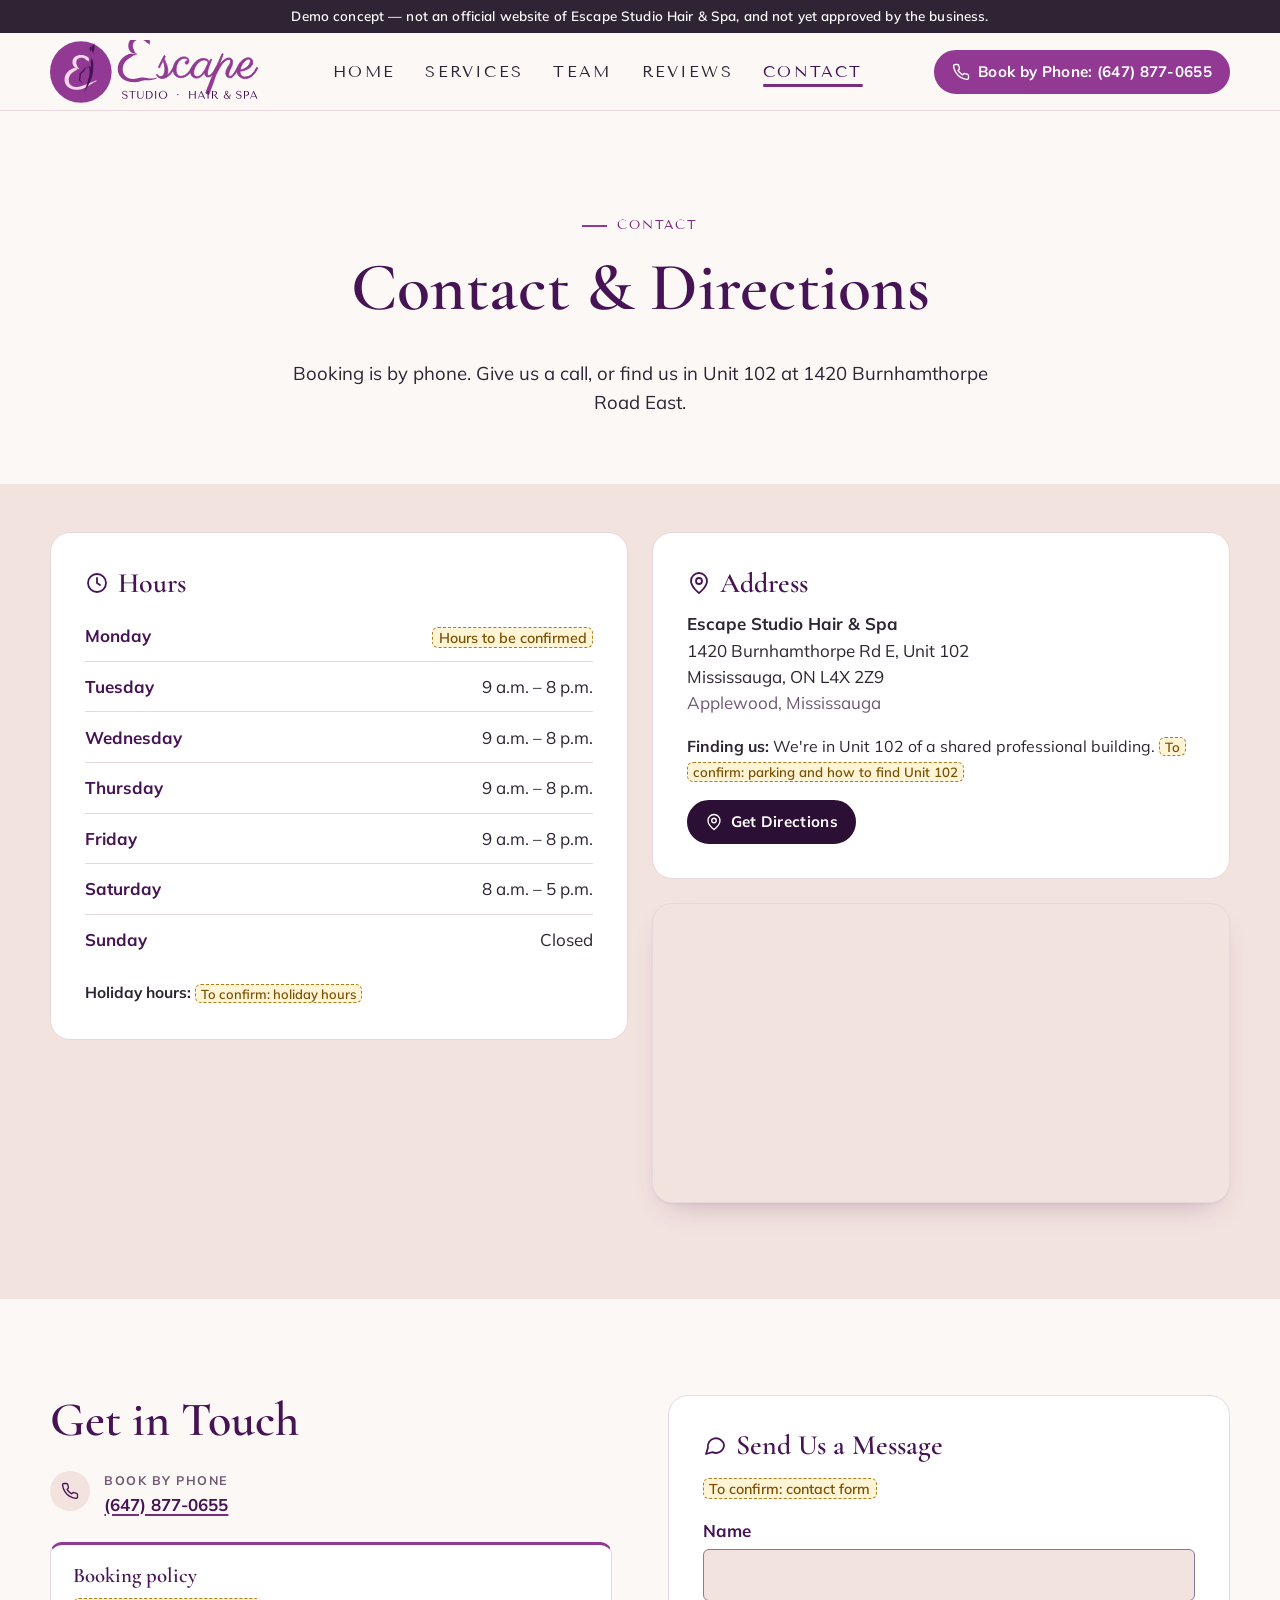
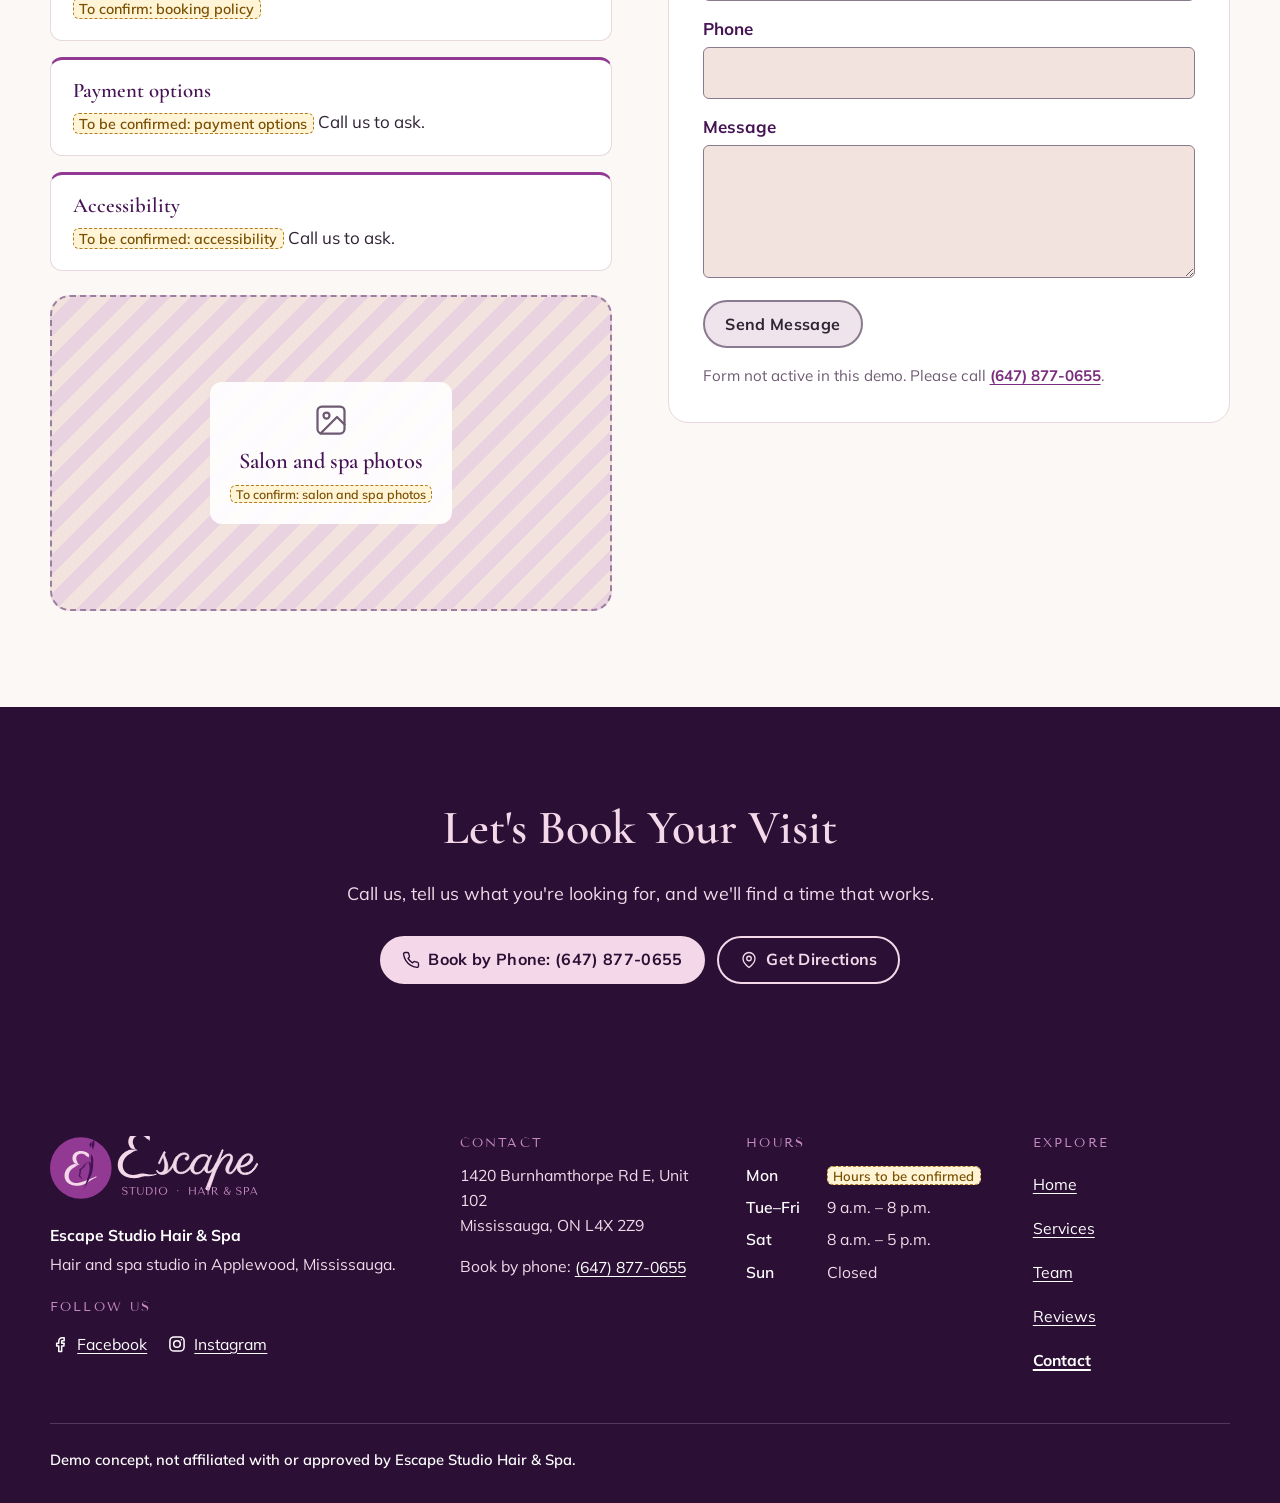
<file: contact.html>
<!DOCTYPE html>
<html lang="en-CA">
<head>
  <meta charset="utf-8">
  <meta name="viewport" content="width=device-width, initial-scale=1, viewport-fit=cover">
  <title>Contact Escape Studio | 1420 Burnhamthorpe Rd E, Mississauga (demo concept)</title>
  <meta name="description" content="Demo concept website for Escape Studio Hair &amp; Spa, a hair salon and spa in Applewood, Mississauga — not the official site. Hours, map and directions.">
  <meta property="og:type" content="website">
  <meta property="og:site_name" content="Escape Studio Hair &amp; Spa (demo concept)">
  <meta property="og:locale" content="en_CA">
  <meta property="og:title" content="Contact Escape Studio | 1420 Burnhamthorpe Rd E, Mississauga (demo concept)">
  <meta property="og:description" content="Demo concept website for Escape Studio Hair &amp; Spa, a hair salon and spa in Applewood, Mississauga — not the official site. Hours, map and directions.">
  <meta property="og:url" content="https://mikelagumbay22.github.io/escape-studio-demo/contact.html">
  <meta property="og:image" content="https://mikelagumbay22.github.io/escape-studio-demo/img/og-image.jpg">
  <meta property="og:image:type" content="image/jpeg">
  <meta property="og:image:width" content="1200">
  <meta property="og:image:height" content="630">
  <meta property="og:image:alt" content="Demo concept, not the official site. Calm salon corner with a plum velvet styling chair, pink peonies and rolled blush towels (illustrative image, not a photo of the salon)">
  <meta name="twitter:card" content="summary_large_image">
  <meta name="twitter:title" content="Contact Escape Studio | 1420 Burnhamthorpe Rd E, Mississauga (demo concept)">
  <meta name="twitter:description" content="Demo concept website for Escape Studio Hair &amp; Spa, a hair salon and spa in Applewood, Mississauga — not the official site. Hours, map and directions.">
  <meta name="twitter:image" content="https://mikelagumbay22.github.io/escape-studio-demo/img/og-image.jpg">
  <meta name="twitter:image:alt" content="Demo concept, not the official site. Calm salon corner with a plum velvet styling chair, pink peonies and rolled blush towels (illustrative image, not a photo of the salon)">
  <meta name="robots" content="noindex, nofollow">
  <meta name="theme-color" content="#2B0F35">
  <link rel="preload" href="fonts/cormorantgaramond-600-latin.woff2" as="font" type="font/woff2" crossorigin>
  <link rel="preload" href="fonts/mulish-400-latin.woff2" as="font" type="font/woff2" crossorigin>
  <link rel="preload" href="fonts/mulish-700-latin.woff2" as="font" type="font/woff2" crossorigin>
  <link rel="preload" href="fonts/tenorsans-400-latin.woff2" as="font" type="font/woff2" crossorigin>
  <link rel="stylesheet" href="css/site.css?v=6c37172a">
  <link rel="icon" href="img/favicon.ico" sizes="any">
  <link rel="icon" type="image/png" sizes="512x512" href="img/favicon-512.png">
  <link rel="apple-touch-icon" href="img/apple-touch-icon.png">
</head>
<body class="page-contact">
<aside class="demo-banner" aria-label="Demo notice">
  <p class="container">Demo concept — not an official website of Escape Studio Hair &amp; Spa, and not yet approved by the business.</p>
</aside>
<a class="skip-link" href="#main">Skip to content</a>
<header class="site-header">
  <div class="container header-inner">
    <a class="brand" href="index.html">
      <img src="img/logo-compact.svg" alt="Escape Studio, home" width="1032" height="312">
    </a>

    <nav class="site-nav desktop-nav" aria-label="Main">
      <ul>
        <li><a href="index.html">Home</a></li>
        <li><a href="services.html">Services</a></li>
        <li><a href="team.html">Team</a></li>
        <li><a href="reviews.html">Reviews</a></li>
        <li><a href="contact.html" aria-current="page">Contact</a></li>
      </ul>
    </nav>

    <div class="header-actions">
      <a class="btn btn--primary btn--sm header-cta" href="tel:+16478770655" aria-label="Book by Phone: (647) 877-0655"><svg viewBox="0 0 24 24" fill="none" stroke="currentColor" stroke-width="1.8" stroke-linecap="round" stroke-linejoin="round" aria-hidden="true" focusable="false"><path d="M22 16.9v3a2 2 0 0 1-2.2 2 19.8 19.8 0 0 1-8.6-3.1 19.5 19.5 0 0 1-6-6A19.8 19.8 0 0 1 2.1 4.2 2 2 0 0 1 4.1 2h3a2 2 0 0 1 2 1.7c.1 1 .4 1.9.7 2.8a2 2 0 0 1-.5 2.1L8 9.9a16 16 0 0 0 6 6l1.3-1.3a2 2 0 0 1 2.1-.4c.9.3 1.8.6 2.8.7a2 2 0 0 1 1.7 2z"/></svg><span class="header-cta__short">Book</span><span class="header-cta__long">Book by Phone: (647) 877-0655</span></a>
      <button type="button" class="menu-toggle" id="menu-toggle" aria-controls="mobile-nav" aria-expanded="false" data-label-closed="Menu" data-label-open="Close">
        <span class="menu-toggle__icon" aria-hidden="true"><svg viewBox="0 0 24 24" fill="none" stroke="currentColor" stroke-width="1.8" stroke-linecap="round" stroke-linejoin="round" aria-hidden="true" focusable="false"><path d="M4 7h16M4 12h16M4 17h16"/></svg></span>
        <span class="menu-toggle__label">Menu</span>
      </button>
    </div>
  </div>

  <div class="mobile-nav" id="mobile-nav" hidden>
    <nav aria-label="Mobile">
      <ul>
        <li><a href="index.html">Home</a></li>
        <li><a href="services.html">Services</a></li>
        <li><a href="team.html">Team</a></li>
        <li><a href="reviews.html">Reviews</a></li>
        <li><a href="contact.html" aria-current="page">Contact</a></li>
        <li><a class="mobile-nav__cta" href="tel:+16478770655"><svg viewBox="0 0 24 24" fill="none" stroke="currentColor" stroke-width="1.8" stroke-linecap="round" stroke-linejoin="round" aria-hidden="true" focusable="false"><path d="M22 16.9v3a2 2 0 0 1-2.2 2 19.8 19.8 0 0 1-8.6-3.1 19.5 19.5 0 0 1-6-6A19.8 19.8 0 0 1 2.1 4.2 2 2 0 0 1 4.1 2h3a2 2 0 0 1 2 1.7c.1 1 .4 1.9.7 2.8a2 2 0 0 1-.5 2.1L8 9.9a16 16 0 0 0 6 6l1.3-1.3a2 2 0 0 1 2.1-.4c.9.3 1.8.6 2.8.7a2 2 0 0 1 1.7 2z"/></svg>Book by Phone: (647) 877-0655</a></li>
      </ul>
    </nav>
  </div>
</header>
<main id="main">

<section class="page-hero section" aria-labelledby="contact-title">
  <div class="container section-head section-head--center">
    <p class="eyebrow">Contact</p>
    <h1 id="contact-title">Contact &amp; Directions</h1>
    <p class="lead">Booking is by phone. Give us a call, or find us in Unit 102 at 1420 Burnhamthorpe Road East.</p>
  </div>
</section>

<section class="section section--alt section--tight" aria-label="Hours, address and map">
  <div class="container">
    <div class="visit-grid">
      <div class="card visit-hours" id="hours">
        <h2 class="h3"><svg viewBox="0 0 24 24" fill="none" stroke="currentColor" stroke-width="1.8" stroke-linecap="round" stroke-linejoin="round" aria-hidden="true" focusable="false"><circle cx="12" cy="12" r="9"/><path d="M12 7v5l3 2"/></svg>Hours</h2>
        <table class="hours-table">
          <caption class="visually-hidden">Weekly opening hours</caption>
          <tbody>
            <tr><th scope="row">Monday</th><td><mark class="ph-inline">Hours to be confirmed</mark></td></tr>
            <tr><th scope="row">Tuesday</th><td>9 a.m. – 8 p.m.</td></tr>
            <tr><th scope="row">Wednesday</th><td>9 a.m. – 8 p.m.</td></tr>
            <tr><th scope="row">Thursday</th><td>9 a.m. – 8 p.m.</td></tr>
            <tr><th scope="row">Friday</th><td>9 a.m. – 8 p.m.</td></tr>
            <tr><th scope="row">Saturday</th><td>8 a.m. – 5 p.m.</td></tr>
            <tr class="is-closed"><th scope="row">Sunday</th><td>Closed</td></tr>
          </tbody>
        </table><p class="note"><strong>Holiday hours:</strong> <mark class="ph-inline">To confirm: holiday hours</mark></p>
      </div>
      <div class="card visit-addr">
        <h2 class="h3"><svg viewBox="0 0 24 24" fill="none" stroke="currentColor" stroke-width="1.8" stroke-linecap="round" stroke-linejoin="round" aria-hidden="true" focusable="false"><path d="M20 10c0 6-8 12-8 12S4 16 4 10a8 8 0 0 1 16 0z"/><circle cx="12" cy="10" r="3"/></svg>Address</h2>
        <p class="addr"><strong>Escape Studio Hair &amp; Spa</strong><br>1420 Burnhamthorpe Rd E, Unit 102<br>Mississauga, ON L4X 2Z9<br><span class="muted">Applewood, Mississauga</span></p>
        <p class="finding"><strong>Finding us:</strong> We&#39;re in Unit 102 of a shared professional building. <mark class="ph-inline">To confirm: parking and how to find Unit 102</mark></p>
        <div class="btn-row">
          <a class="btn btn--dark btn--sm" href="https://www.google.com/maps/dir/?api=1&amp;destination=Escape%20Studio%20Hair%20%26%20Spa%2C%201420%20Burnhamthorpe%20Rd%20E%2C%20Unit%20102%2C%20Mississauga%2C%20ON%20L4X%202Z9&amp;destination_place_id=ChIJm1MlUQs5K4gRaokZSsLF8gE" target="_blank" rel="noopener"><svg viewBox="0 0 24 24" fill="none" stroke="currentColor" stroke-width="1.8" stroke-linecap="round" stroke-linejoin="round" aria-hidden="true" focusable="false"><path d="M20 10c0 6-8 12-8 12S4 16 4 10a8 8 0 0 1 16 0z"/><circle cx="12" cy="10" r="3"/></svg>Get Directions<span class="visually-hidden"> (opens Google Maps in a new tab)</span></a>
        </div>
      </div>
      <div class="map-frame visit-map">
        <iframe id="map" src="https://maps.google.com/maps?cid=140391976659421546&amp;output=embed" title="Google Map showing Escape Studio Hair &amp; Spa at 1420 Burnhamthorpe Rd E, Unit 102, Mississauga, ON L4X 2Z9" loading="lazy" referrerpolicy="no-referrer-when-downgrade" allowfullscreen></iframe>
      </div>
    </div>
  </div>
</section>

<section class="section" aria-labelledby="touch-title">
  <div class="container touch-grid">
    <div>
      <h2 id="touch-title">Get in Touch</h2>
      <ul class="contact-list">
        <li><span class="ico"><svg viewBox="0 0 24 24" fill="none" stroke="currentColor" stroke-width="1.8" stroke-linecap="round" stroke-linejoin="round" aria-hidden="true" focusable="false"><path d="M22 16.9v3a2 2 0 0 1-2.2 2 19.8 19.8 0 0 1-8.6-3.1 19.5 19.5 0 0 1-6-6A19.8 19.8 0 0 1 2.1 4.2 2 2 0 0 1 4.1 2h3a2 2 0 0 1 2 1.7c.1 1 .4 1.9.7 2.8a2 2 0 0 1-.5 2.1L8 9.9a16 16 0 0 0 6 6l1.3-1.3a2 2 0 0 1 2.1-.4c.9.3 1.8.6 2.8.7a2 2 0 0 1 1.7 2z"/></svg></span><div><span class="label">Book by phone</span><a href="tel:+16478770655">(647) 877-0655</a></div></li>
      </ul>
      <ul class="info-grid info-grid--stack">
        <li class="info-card"><h3>Booking policy</h3><p><mark class="ph-inline">To confirm: booking policy</mark></p></li>
        <li class="info-card"><h3>Payment options</h3><p><mark class="ph-inline">To be confirmed: payment options</mark> Call us to ask.</p></li>
        <li class="info-card"><h3>Accessibility</h3><p><mark class="ph-inline">To be confirmed: accessibility</mark> Call us to ask.</p></li>
      </ul>
      <div class="contact-media"><div class="media  media--placeholder">
  <div class="ph-label" role="img" aria-label="Placeholder: Salon and spa photos"><svg viewBox="0 0 24 24" fill="none" stroke="currentColor" stroke-width="1.5" stroke-linecap="round" stroke-linejoin="round" aria-hidden="true" focusable="false"><rect x="3" y="3" width="18" height="18" rx="3"/><circle cx="9" cy="9" r="2"/><path d="m21 15-5-5L5 21"/></svg><strong>Salon and spa photos</strong><span><mark class="ph-inline">To confirm: salon and spa photos</mark></span></div>
</div></div>
    </div>
    <div class="touch-side">
      <form class="card demo-form" aria-labelledby="form-title" onsubmit="return false">
        <h2 class="h3" id="form-title"><svg viewBox="0 0 24 24" fill="none" stroke="currentColor" stroke-width="1.8" stroke-linecap="round" stroke-linejoin="round" aria-hidden="true" focusable="false"><path d="M21 12a8 8 0 0 1-11.6 7.1L3 21l1.9-6.1A8 8 0 1 1 21 12z"/></svg>Send Us a Message</h2>
        <p class="form-ph"><mark class="ph-inline">To confirm: contact form</mark></p>
        <fieldset disabled>
          <legend class="visually-hidden">Message form (not active in this demo)</legend>
          <label for="f-name">Name</label><input id="f-name" name="name" type="text" autocomplete="name">
          <label for="f-phone">Phone</label><input id="f-phone" name="phone" type="tel" autocomplete="tel">
          <label for="f-msg">Message</label><textarea id="f-msg" name="message" rows="4"></textarea>
          <button class="btn btn--primary" type="submit">Send Message</button>
        </fieldset>
        <p class="form-note">Form not active in this demo. Please call <a href="tel:+16478770655">(647) 877-0655</a>.</p>
      </form>
    </div>
  </div>
</section>

<section class="section cta-band" aria-labelledby="contact-cta-title">
  <div class="container">
    <h2 id="contact-cta-title">Let&#39;s Book Your Visit</h2>
    <p>Call us, tell us what you&#39;re looking for, and we&#39;ll find a time that works.</p>
    <div class="btn-row">
      <a class="btn btn--primary" href="tel:+16478770655"><svg viewBox="0 0 24 24" fill="none" stroke="currentColor" stroke-width="1.8" stroke-linecap="round" stroke-linejoin="round" aria-hidden="true" focusable="false"><path d="M22 16.9v3a2 2 0 0 1-2.2 2 19.8 19.8 0 0 1-8.6-3.1 19.5 19.5 0 0 1-6-6A19.8 19.8 0 0 1 2.1 4.2 2 2 0 0 1 4.1 2h3a2 2 0 0 1 2 1.7c.1 1 .4 1.9.7 2.8a2 2 0 0 1-.5 2.1L8 9.9a16 16 0 0 0 6 6l1.3-1.3a2 2 0 0 1 2.1-.4c.9.3 1.8.6 2.8.7a2 2 0 0 1 1.7 2z"/></svg>Book by Phone: (647) 877-0655</a>
      <a class="btn btn--outline-light" href="https://www.google.com/maps/dir/?api=1&amp;destination=Escape%20Studio%20Hair%20%26%20Spa%2C%201420%20Burnhamthorpe%20Rd%20E%2C%20Unit%20102%2C%20Mississauga%2C%20ON%20L4X%202Z9&amp;destination_place_id=ChIJm1MlUQs5K4gRaokZSsLF8gE" target="_blank" rel="noopener"><svg viewBox="0 0 24 24" fill="none" stroke="currentColor" stroke-width="1.8" stroke-linecap="round" stroke-linejoin="round" aria-hidden="true" focusable="false"><path d="M20 10c0 6-8 12-8 12S4 16 4 10a8 8 0 0 1 16 0z"/><circle cx="12" cy="10" r="3"/></svg>Get Directions<span class="visually-hidden"> (opens Google Maps in a new tab)</span></a>
    </div>
  </div>
</section>

</main>
<footer class="site-footer">
  <div class="container">
    <div class="footer-grid">
      <div class="footer-brand">
        <a class="brand" href="index.html"><img src="img/logo-compact-reversed.svg" alt="Escape Studio, home" width="1032" height="312" loading="eager" decoding="async">
        </a>
        <p class="footer-name">Escape Studio Hair &amp; Spa</p>
        <p>Hair and spa studio in Applewood, Mississauga.</p>
        <p class="footer-follow-label" id="follow-label">Follow us</p>
        <ul class="footer-social" aria-labelledby="follow-label">
          <li><a href="https://www.facebook.com/people/Escape-Studio-Hair-Spa/100031131290528/" target="_blank" rel="noopener"><svg viewBox="0 0 24 24" fill="none" stroke="currentColor" stroke-width="1.8" stroke-linecap="round" stroke-linejoin="round" aria-hidden="true" focusable="false"><path d="M14.5 8H17V4.5h-2.5A4 4 0 0 0 10.5 8.5V11H8v3.5h2.5V21H14v-6.5h2.6L17 11h-3V8.9c0-.5.4-.9.9-.9z"/></svg><span>Facebook</span><span class="visually-hidden"> (opens in a new tab)</span></a></li>
          <li><a href="https://www.instagram.com/escape_studio_hair_and_spa/" target="_blank" rel="noopener"><svg viewBox="0 0 24 24" fill="none" stroke="currentColor" stroke-width="1.8" stroke-linecap="round" stroke-linejoin="round" aria-hidden="true" focusable="false"><rect x="3.5" y="3.5" width="17" height="17" rx="5"/><circle cx="12" cy="12" r="4"/><circle cx="17.2" cy="6.8" r=".9" fill="currentColor" stroke="none"/></svg><span>Instagram</span><span class="visually-hidden"> (opens in a new tab)</span></a></li>
        </ul>
      </div>
      <div>
        <h2>Contact</h2>
        <ul>
          <li>1420 Burnhamthorpe Rd E, Unit 102<br>Mississauga, ON L4X 2Z9</li>
          <li><span class="footer-book">Book by phone:</span> <a href="tel:+16478770655">(647) 877-0655</a></li>
        </ul>
      </div>
      <div>
        <h2>Hours</h2>
        <ul>
          <li><span class="footer-day">Mon</span> <mark class="ph-inline">Hours to be confirmed</mark></li>
          <li><span class="footer-day">Tue–Fri</span> 9 a.m. – 8 p.m.</li>
          <li><span class="footer-day">Sat</span> 8 a.m. – 5 p.m.</li>
          <li><span class="footer-day">Sun</span> Closed</li>
        </ul>
      </div>
      <div>
        <h2>Explore</h2>
        <ul class="footer-nav">
          <li><a href="index.html">Home</a></li>
          <li><a href="services.html">Services</a></li>
          <li><a href="team.html">Team</a></li>
          <li><a href="reviews.html">Reviews</a></li>
          <li><a href="contact.html" aria-current="page">Contact</a></li>
        </ul>
      </div>
    </div>
    <div class="footer-bottom">
      <p class="footer-legal">Demo concept, not affiliated with or approved by Escape Studio Hair &amp; Spa.</p>
    </div>
  </div>
</footer>

<nav class="mobile-callbar" aria-label="Quick actions">
  <a class="btn btn--primary" href="tel:+16478770655" aria-label="Book by phone: (647) 877-0655"><svg viewBox="0 0 24 24" fill="none" stroke="currentColor" stroke-width="1.8" stroke-linecap="round" stroke-linejoin="round" aria-hidden="true" focusable="false"><path d="M22 16.9v3a2 2 0 0 1-2.2 2 19.8 19.8 0 0 1-8.6-3.1 19.5 19.5 0 0 1-6-6A19.8 19.8 0 0 1 2.1 4.2 2 2 0 0 1 4.1 2h3a2 2 0 0 1 2 1.7c.1 1 .4 1.9.7 2.8a2 2 0 0 1-.5 2.1L8 9.9a16 16 0 0 0 6 6l1.3-1.3a2 2 0 0 1 2.1-.4c.9.3 1.8.6 2.8.7a2 2 0 0 1 1.7 2z"/></svg>Book</a>
  <a class="btn btn--ghost" href="https://www.google.com/maps/dir/?api=1&amp;destination=Escape%20Studio%20Hair%20%26%20Spa%2C%201420%20Burnhamthorpe%20Rd%20E%2C%20Unit%20102%2C%20Mississauga%2C%20ON%20L4X%202Z9&amp;destination_place_id=ChIJm1MlUQs5K4gRaokZSsLF8gE" target="_blank" rel="noopener"><svg viewBox="0 0 24 24" fill="none" stroke="currentColor" stroke-width="1.8" stroke-linecap="round" stroke-linejoin="round" aria-hidden="true" focusable="false"><path d="M20 10c0 6-8 12-8 12S4 16 4 10a8 8 0 0 1 16 0z"/><circle cx="12" cy="10" r="3"/></svg>Directions<span class="visually-hidden"> (opens Google Maps in a new tab)</span></a>
  <a class="btn btn--ghost" href="services.html"><svg viewBox="0 0 24 24" fill="none" stroke="currentColor" stroke-width="1.8" stroke-linecap="round" stroke-linejoin="round" aria-hidden="true" focusable="false"><circle cx="6" cy="6" r="3"/><circle cx="6" cy="18" r="3"/><path d="M20 4 8.1 15.9M14.5 14.5 20 20M8.1 8.1 12 12"/></svg>Services</a>
</nav>
<script src="js/site.js?v=6c37172a" defer></script>
</body>
</html>
</file>
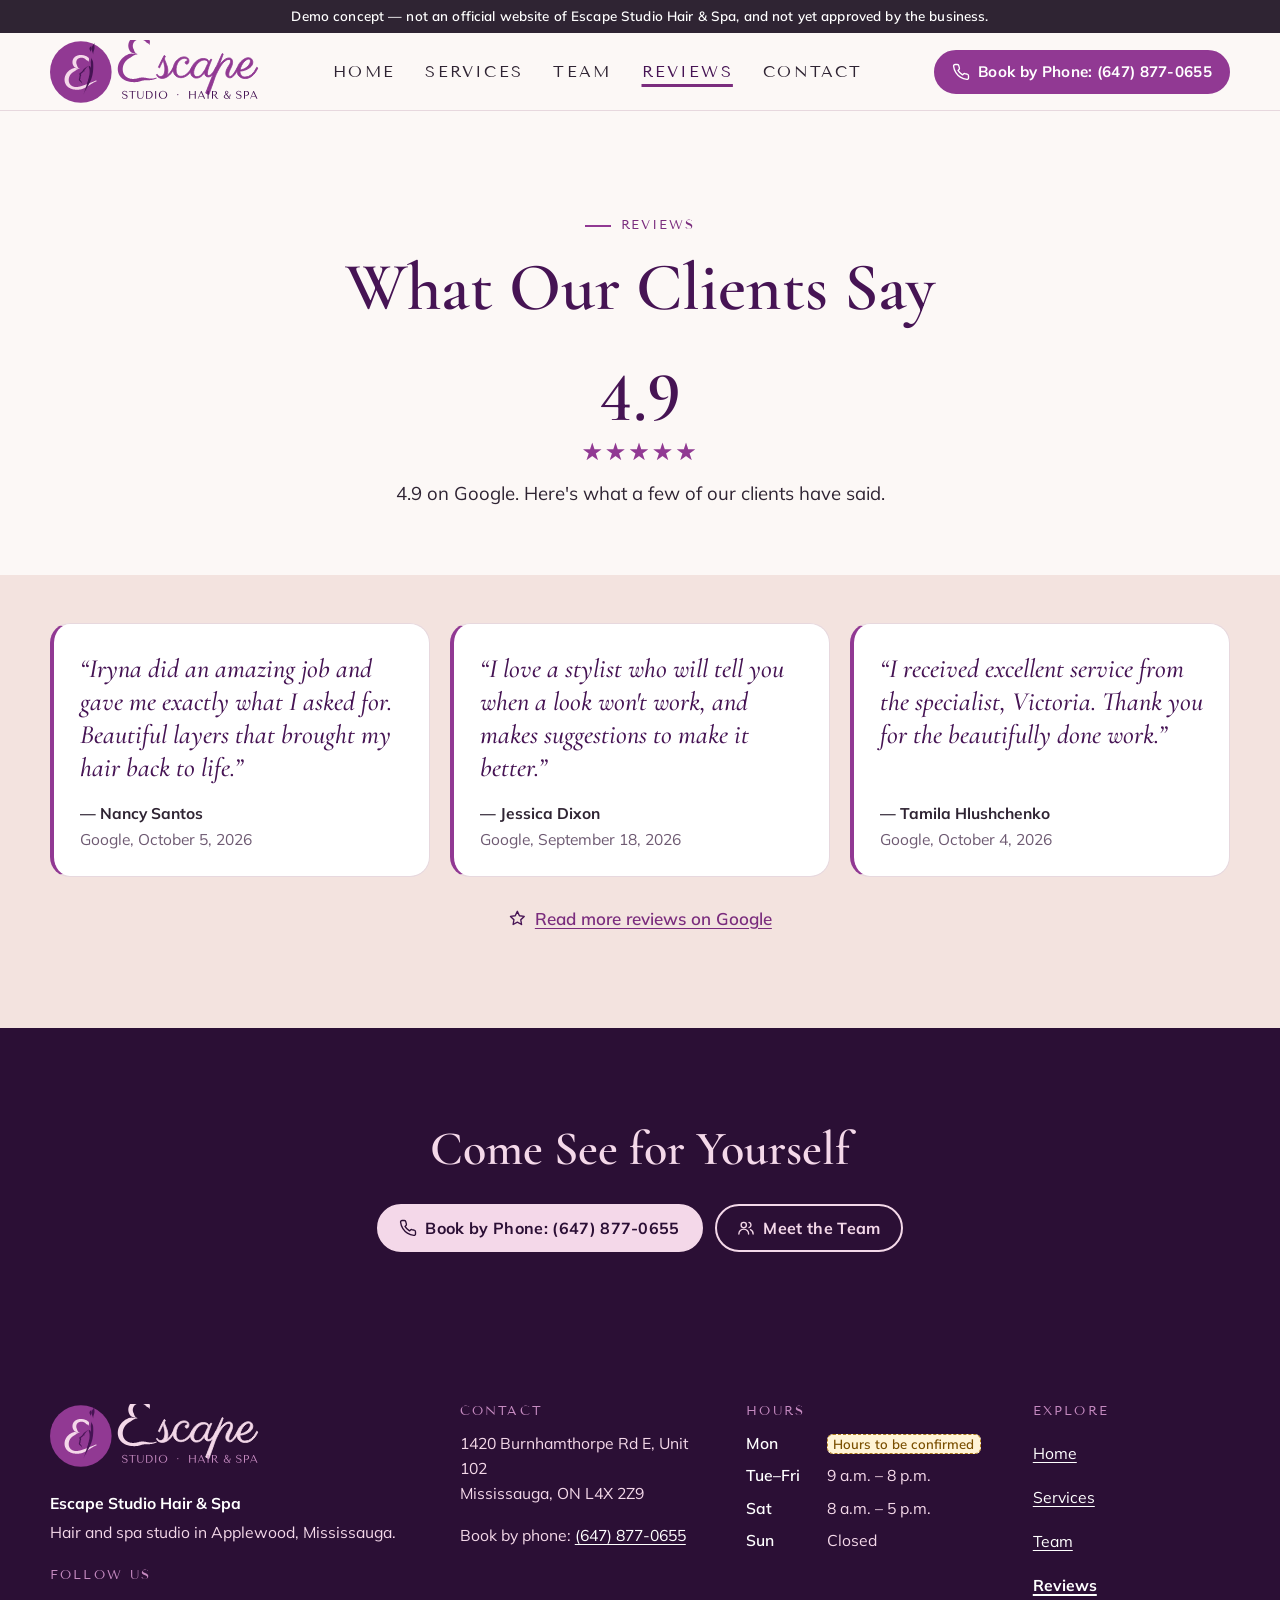
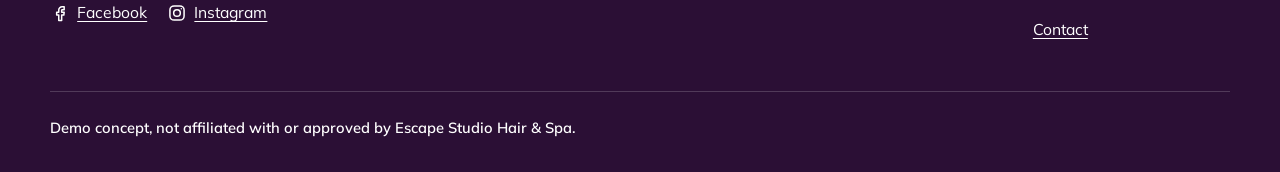
<file: reviews.html>
<!DOCTYPE html>
<html lang="en-CA">
<head>
  <meta charset="utf-8">
  <meta name="viewport" content="width=device-width, initial-scale=1, viewport-fit=cover">
  <title>Escape Studio Hair &amp; Spa Reviews | Applewood, Mississauga (demo concept)</title>
  <meta name="description" content="Demo concept website for Escape Studio Hair &amp; Spa, a hair salon and spa in Applewood, Mississauga — not the official site. Rated 4.9 on Google.">
  <meta property="og:type" content="website">
  <meta property="og:site_name" content="Escape Studio Hair &amp; Spa (demo concept)">
  <meta property="og:locale" content="en_CA">
  <meta property="og:title" content="Escape Studio Hair &amp; Spa Reviews | Applewood, Mississauga (demo concept)">
  <meta property="og:description" content="Demo concept website for Escape Studio Hair &amp; Spa, a hair salon and spa in Applewood, Mississauga — not the official site. Rated 4.9 on Google.">
  <meta property="og:url" content="https://mikelagumbay22.github.io/escape-studio-demo/reviews.html">
  <meta property="og:image" content="https://mikelagumbay22.github.io/escape-studio-demo/img/og-image.jpg">
  <meta property="og:image:type" content="image/jpeg">
  <meta property="og:image:width" content="1200">
  <meta property="og:image:height" content="630">
  <meta property="og:image:alt" content="Demo concept, not the official site. Calm salon corner with a plum velvet styling chair, pink peonies and rolled blush towels (illustrative image, not a photo of the salon)">
  <meta name="twitter:card" content="summary_large_image">
  <meta name="twitter:title" content="Escape Studio Hair &amp; Spa Reviews | Applewood, Mississauga (demo concept)">
  <meta name="twitter:description" content="Demo concept website for Escape Studio Hair &amp; Spa, a hair salon and spa in Applewood, Mississauga — not the official site. Rated 4.9 on Google.">
  <meta name="twitter:image" content="https://mikelagumbay22.github.io/escape-studio-demo/img/og-image.jpg">
  <meta name="twitter:image:alt" content="Demo concept, not the official site. Calm salon corner with a plum velvet styling chair, pink peonies and rolled blush towels (illustrative image, not a photo of the salon)">
  <meta name="robots" content="noindex, nofollow">
  <meta name="theme-color" content="#2B0F35">
  <link rel="preload" href="fonts/cormorantgaramond-600-latin.woff2" as="font" type="font/woff2" crossorigin>
  <link rel="preload" href="fonts/mulish-400-latin.woff2" as="font" type="font/woff2" crossorigin>
  <link rel="preload" href="fonts/mulish-700-latin.woff2" as="font" type="font/woff2" crossorigin>
  <link rel="preload" href="fonts/tenorsans-400-latin.woff2" as="font" type="font/woff2" crossorigin>
  <link rel="stylesheet" href="css/site.css?v=6c37172a">
  <link rel="icon" href="img/favicon.ico" sizes="any">
  <link rel="icon" type="image/png" sizes="512x512" href="img/favicon-512.png">
  <link rel="apple-touch-icon" href="img/apple-touch-icon.png">
</head>
<body class="page-reviews">
<aside class="demo-banner" aria-label="Demo notice">
  <p class="container">Demo concept — not an official website of Escape Studio Hair &amp; Spa, and not yet approved by the business.</p>
</aside>
<a class="skip-link" href="#main">Skip to content</a>
<header class="site-header">
  <div class="container header-inner">
    <a class="brand" href="index.html">
      <img src="img/logo-compact.svg" alt="Escape Studio, home" width="1032" height="312">
    </a>

    <nav class="site-nav desktop-nav" aria-label="Main">
      <ul>
        <li><a href="index.html">Home</a></li>
        <li><a href="services.html">Services</a></li>
        <li><a href="team.html">Team</a></li>
        <li><a href="reviews.html" aria-current="page">Reviews</a></li>
        <li><a href="contact.html">Contact</a></li>
      </ul>
    </nav>

    <div class="header-actions">
      <a class="btn btn--primary btn--sm header-cta" href="tel:+16478770655" aria-label="Book by Phone: (647) 877-0655"><svg viewBox="0 0 24 24" fill="none" stroke="currentColor" stroke-width="1.8" stroke-linecap="round" stroke-linejoin="round" aria-hidden="true" focusable="false"><path d="M22 16.9v3a2 2 0 0 1-2.2 2 19.8 19.8 0 0 1-8.6-3.1 19.5 19.5 0 0 1-6-6A19.8 19.8 0 0 1 2.1 4.2 2 2 0 0 1 4.1 2h3a2 2 0 0 1 2 1.7c.1 1 .4 1.9.7 2.8a2 2 0 0 1-.5 2.1L8 9.9a16 16 0 0 0 6 6l1.3-1.3a2 2 0 0 1 2.1-.4c.9.3 1.8.6 2.8.7a2 2 0 0 1 1.7 2z"/></svg><span class="header-cta__short">Book</span><span class="header-cta__long">Book by Phone: (647) 877-0655</span></a>
      <button type="button" class="menu-toggle" id="menu-toggle" aria-controls="mobile-nav" aria-expanded="false" data-label-closed="Menu" data-label-open="Close">
        <span class="menu-toggle__icon" aria-hidden="true"><svg viewBox="0 0 24 24" fill="none" stroke="currentColor" stroke-width="1.8" stroke-linecap="round" stroke-linejoin="round" aria-hidden="true" focusable="false"><path d="M4 7h16M4 12h16M4 17h16"/></svg></span>
        <span class="menu-toggle__label">Menu</span>
      </button>
    </div>
  </div>

  <div class="mobile-nav" id="mobile-nav" hidden>
    <nav aria-label="Mobile">
      <ul>
        <li><a href="index.html">Home</a></li>
        <li><a href="services.html">Services</a></li>
        <li><a href="team.html">Team</a></li>
        <li><a href="reviews.html" aria-current="page">Reviews</a></li>
        <li><a href="contact.html">Contact</a></li>
        <li><a class="mobile-nav__cta" href="tel:+16478770655"><svg viewBox="0 0 24 24" fill="none" stroke="currentColor" stroke-width="1.8" stroke-linecap="round" stroke-linejoin="round" aria-hidden="true" focusable="false"><path d="M22 16.9v3a2 2 0 0 1-2.2 2 19.8 19.8 0 0 1-8.6-3.1 19.5 19.5 0 0 1-6-6A19.8 19.8 0 0 1 2.1 4.2 2 2 0 0 1 4.1 2h3a2 2 0 0 1 2 1.7c.1 1 .4 1.9.7 2.8a2 2 0 0 1-.5 2.1L8 9.9a16 16 0 0 0 6 6l1.3-1.3a2 2 0 0 1 2.1-.4c.9.3 1.8.6 2.8.7a2 2 0 0 1 1.7 2z"/></svg>Book by Phone: (647) 877-0655</a></li>
      </ul>
    </nav>
  </div>
</header>
<main id="main">

<section class="page-hero section" aria-labelledby="reviews-title">
  <div class="container section-head section-head--center">
    <p class="eyebrow">Reviews</p>
    <h1 id="reviews-title">What Our Clients Say</h1>
    <div class="rating-summary">
      <span class="rating-summary__score">4.9</span>
      <span class="stars" role="img" aria-label="4.9 out of 5 stars" style="--fill: 98.0%"><span class="stars__base" aria-hidden="true">★★★★★</span><span class="stars__fill" aria-hidden="true">★★★★★</span></span>
    </div>
    <p class="lead">4.9 on Google. Here&#39;s what a few of our clients have said.</p>
  </div>
</section>

<section class="section section--alt section--tight" aria-label="Client reviews">
  <div class="container">
    <ul class="quotes quotes--grid quotes--3">
      <li><figure class="quote ">
  <blockquote><p>“Iryna did an amazing job and gave me exactly what I asked for. Beautiful layers that brought my hair back to life.”</p></blockquote>
  <figcaption><span class="quote__name">Nancy Santos</span><span class="quote__src">Google, October 5, 2026</span></figcaption>
</figure></li>
      <li><figure class="quote ">
  <blockquote><p>“I love a stylist who will tell you when a look won&#39;t work, and makes suggestions to make it better.”</p></blockquote>
  <figcaption><span class="quote__name">Jessica Dixon</span><span class="quote__src">Google, September 18, 2026</span></figcaption>
</figure></li>
      <li><figure class="quote ">
  <blockquote><p>“I received excellent service from the specialist, Victoria. Thank you for the beautifully done work.”</p></blockquote>
  <figcaption><span class="quote__name">Tamila Hlushchenko</span><span class="quote__src">Google, October 4, 2026</span></figcaption>
</figure></li>
    </ul>
    <p class="center-link more-reviews"><svg viewBox="0 0 24 24" fill="none" stroke="currentColor" stroke-width="1.8" stroke-linecap="round" stroke-linejoin="round" aria-hidden="true" focusable="false"><path d="m12 3 2.7 5.6 6.1.9-4.4 4.3 1 6.1L12 17l-5.4 2.9 1-6.1-4.4-4.3 6.1-.9z"/></svg><span><a href="https://www.google.com/maps/search/?api=1&amp;query=Escape%20Studio%20Hair%20%26%20Spa&amp;query_place_id=ChIJm1MlUQs5K4gRaokZSsLF8gE" target="_blank" rel="noopener">Read more reviews on Google<span class="visually-hidden"> (opens in a new tab)</span></a></span></p>
  </div>
</section>

<section class="section cta-band" aria-labelledby="rev-cta">
  <div class="container">
    <h2 id="rev-cta">Come See for Yourself</h2>
    <div class="btn-row">
      <a class="btn btn--primary" href="tel:+16478770655"><svg viewBox="0 0 24 24" fill="none" stroke="currentColor" stroke-width="1.8" stroke-linecap="round" stroke-linejoin="round" aria-hidden="true" focusable="false"><path d="M22 16.9v3a2 2 0 0 1-2.2 2 19.8 19.8 0 0 1-8.6-3.1 19.5 19.5 0 0 1-6-6A19.8 19.8 0 0 1 2.1 4.2 2 2 0 0 1 4.1 2h3a2 2 0 0 1 2 1.7c.1 1 .4 1.9.7 2.8a2 2 0 0 1-.5 2.1L8 9.9a16 16 0 0 0 6 6l1.3-1.3a2 2 0 0 1 2.1-.4c.9.3 1.8.6 2.8.7a2 2 0 0 1 1.7 2z"/></svg>Book by Phone: (647) 877-0655</a>
      <a class="btn btn--outline-light" href="team.html"><svg viewBox="0 0 24 24" fill="none" stroke="currentColor" stroke-width="1.8" stroke-linecap="round" stroke-linejoin="round" aria-hidden="true" focusable="false"><circle cx="9" cy="8" r="3.5"/><path d="M2.5 20a6.5 6.5 0 0 1 13 0"/><path d="M16 4.6a3.5 3.5 0 0 1 0 6.8M18 14.2a6.5 6.5 0 0 1 3.5 5.8"/></svg>Meet the Team</a>
    </div>
  </div>
</section>

</main>
<footer class="site-footer">
  <div class="container">
    <div class="footer-grid">
      <div class="footer-brand">
        <a class="brand" href="index.html"><img src="img/logo-compact-reversed.svg" alt="Escape Studio, home" width="1032" height="312" loading="eager" decoding="async">
        </a>
        <p class="footer-name">Escape Studio Hair &amp; Spa</p>
        <p>Hair and spa studio in Applewood, Mississauga.</p>
        <p class="footer-follow-label" id="follow-label">Follow us</p>
        <ul class="footer-social" aria-labelledby="follow-label">
          <li><a href="https://www.facebook.com/people/Escape-Studio-Hair-Spa/100031131290528/" target="_blank" rel="noopener"><svg viewBox="0 0 24 24" fill="none" stroke="currentColor" stroke-width="1.8" stroke-linecap="round" stroke-linejoin="round" aria-hidden="true" focusable="false"><path d="M14.5 8H17V4.5h-2.5A4 4 0 0 0 10.5 8.5V11H8v3.5h2.5V21H14v-6.5h2.6L17 11h-3V8.9c0-.5.4-.9.9-.9z"/></svg><span>Facebook</span><span class="visually-hidden"> (opens in a new tab)</span></a></li>
          <li><a href="https://www.instagram.com/escape_studio_hair_and_spa/" target="_blank" rel="noopener"><svg viewBox="0 0 24 24" fill="none" stroke="currentColor" stroke-width="1.8" stroke-linecap="round" stroke-linejoin="round" aria-hidden="true" focusable="false"><rect x="3.5" y="3.5" width="17" height="17" rx="5"/><circle cx="12" cy="12" r="4"/><circle cx="17.2" cy="6.8" r=".9" fill="currentColor" stroke="none"/></svg><span>Instagram</span><span class="visually-hidden"> (opens in a new tab)</span></a></li>
        </ul>
      </div>
      <div>
        <h2>Contact</h2>
        <ul>
          <li>1420 Burnhamthorpe Rd E, Unit 102<br>Mississauga, ON L4X 2Z9</li>
          <li><span class="footer-book">Book by phone:</span> <a href="tel:+16478770655">(647) 877-0655</a></li>
        </ul>
      </div>
      <div>
        <h2>Hours</h2>
        <ul>
          <li><span class="footer-day">Mon</span> <mark class="ph-inline">Hours to be confirmed</mark></li>
          <li><span class="footer-day">Tue–Fri</span> 9 a.m. – 8 p.m.</li>
          <li><span class="footer-day">Sat</span> 8 a.m. – 5 p.m.</li>
          <li><span class="footer-day">Sun</span> Closed</li>
        </ul>
      </div>
      <div>
        <h2>Explore</h2>
        <ul class="footer-nav">
          <li><a href="index.html">Home</a></li>
          <li><a href="services.html">Services</a></li>
          <li><a href="team.html">Team</a></li>
          <li><a href="reviews.html" aria-current="page">Reviews</a></li>
          <li><a href="contact.html">Contact</a></li>
        </ul>
      </div>
    </div>
    <div class="footer-bottom">
      <p class="footer-legal">Demo concept, not affiliated with or approved by Escape Studio Hair &amp; Spa.</p>
    </div>
  </div>
</footer>

<nav class="mobile-callbar" aria-label="Quick actions">
  <a class="btn btn--primary" href="tel:+16478770655" aria-label="Book by phone: (647) 877-0655"><svg viewBox="0 0 24 24" fill="none" stroke="currentColor" stroke-width="1.8" stroke-linecap="round" stroke-linejoin="round" aria-hidden="true" focusable="false"><path d="M22 16.9v3a2 2 0 0 1-2.2 2 19.8 19.8 0 0 1-8.6-3.1 19.5 19.5 0 0 1-6-6A19.8 19.8 0 0 1 2.1 4.2 2 2 0 0 1 4.1 2h3a2 2 0 0 1 2 1.7c.1 1 .4 1.9.7 2.8a2 2 0 0 1-.5 2.1L8 9.9a16 16 0 0 0 6 6l1.3-1.3a2 2 0 0 1 2.1-.4c.9.3 1.8.6 2.8.7a2 2 0 0 1 1.7 2z"/></svg>Book</a>
  <a class="btn btn--ghost" href="https://www.google.com/maps/dir/?api=1&amp;destination=Escape%20Studio%20Hair%20%26%20Spa%2C%201420%20Burnhamthorpe%20Rd%20E%2C%20Unit%20102%2C%20Mississauga%2C%20ON%20L4X%202Z9&amp;destination_place_id=ChIJm1MlUQs5K4gRaokZSsLF8gE" target="_blank" rel="noopener"><svg viewBox="0 0 24 24" fill="none" stroke="currentColor" stroke-width="1.8" stroke-linecap="round" stroke-linejoin="round" aria-hidden="true" focusable="false"><path d="M20 10c0 6-8 12-8 12S4 16 4 10a8 8 0 0 1 16 0z"/><circle cx="12" cy="10" r="3"/></svg>Directions<span class="visually-hidden"> (opens Google Maps in a new tab)</span></a>
  <a class="btn btn--ghost" href="services.html"><svg viewBox="0 0 24 24" fill="none" stroke="currentColor" stroke-width="1.8" stroke-linecap="round" stroke-linejoin="round" aria-hidden="true" focusable="false"><circle cx="6" cy="6" r="3"/><circle cx="6" cy="18" r="3"/><path d="M20 4 8.1 15.9M14.5 14.5 20 20M8.1 8.1 12 12"/></svg>Services</a>
</nav>
<script src="js/site.js?v=6c37172a" defer></script>
</body>
</html>
</file>
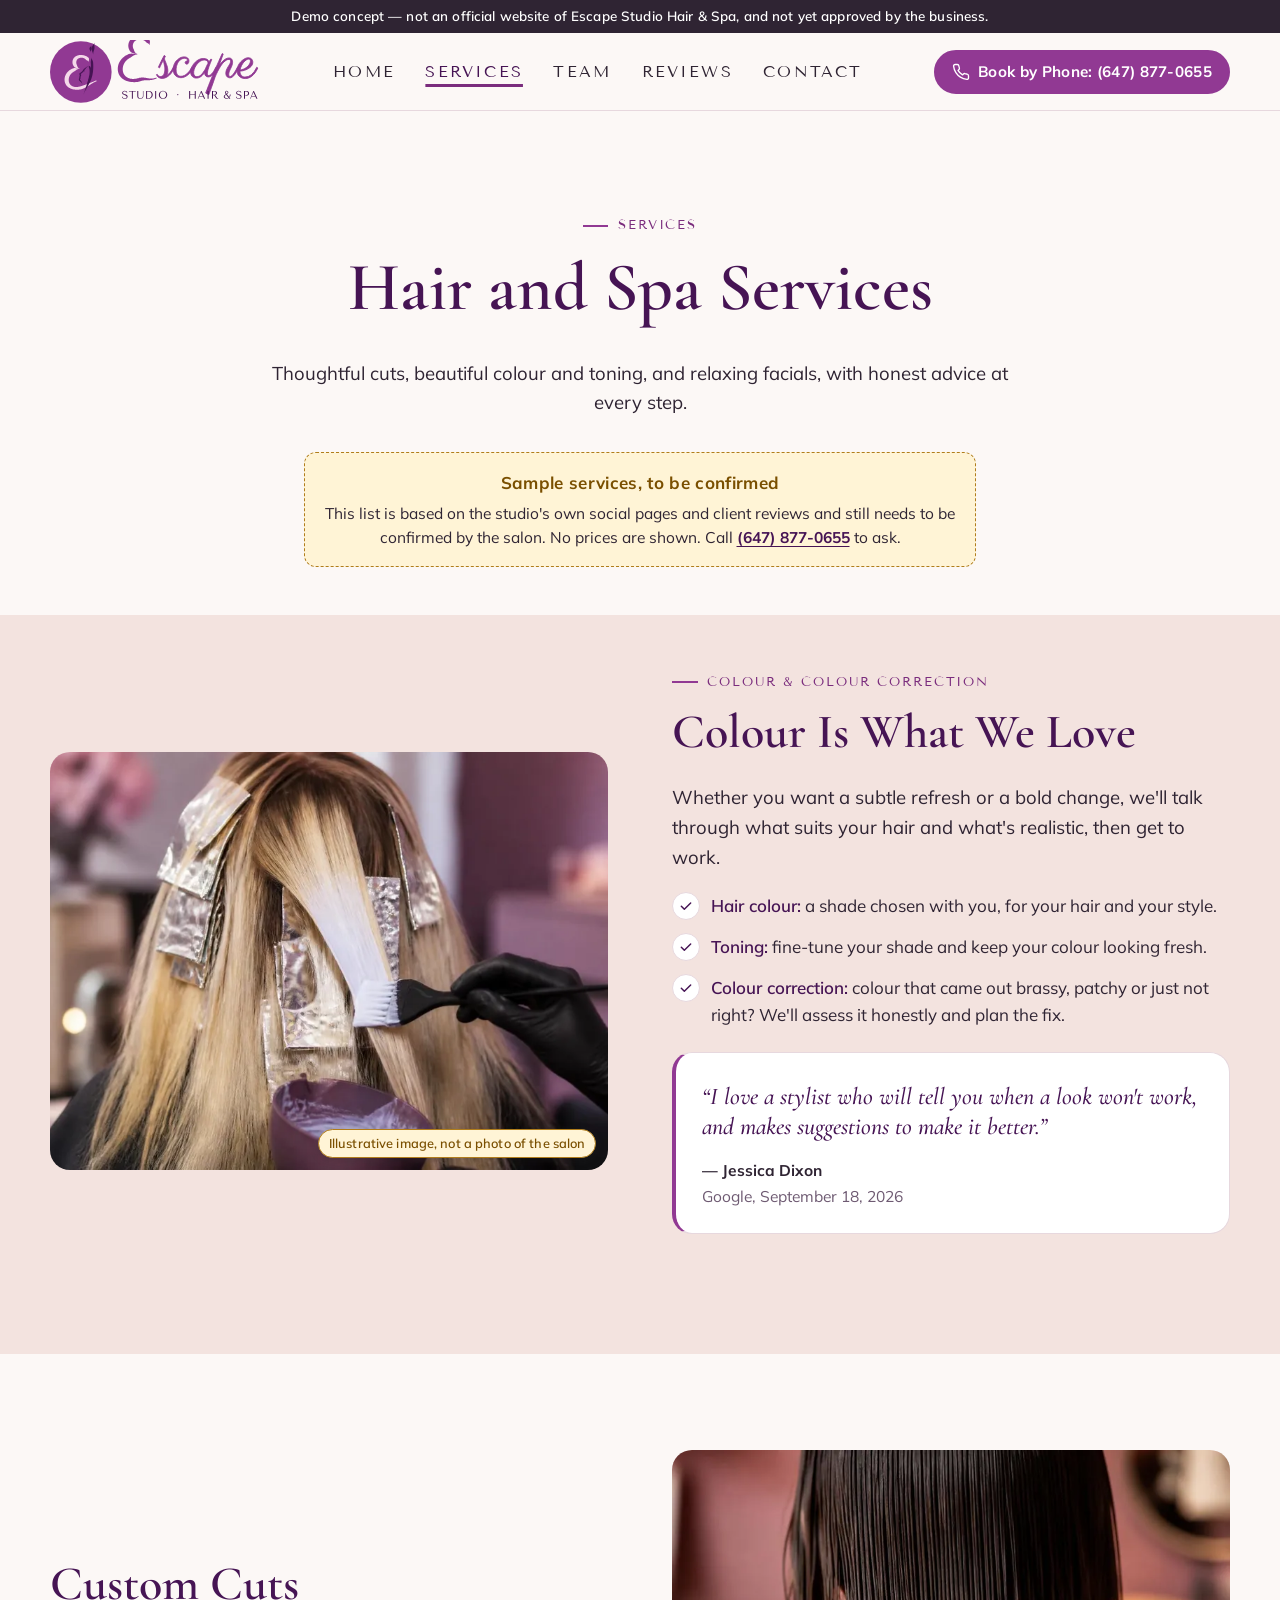
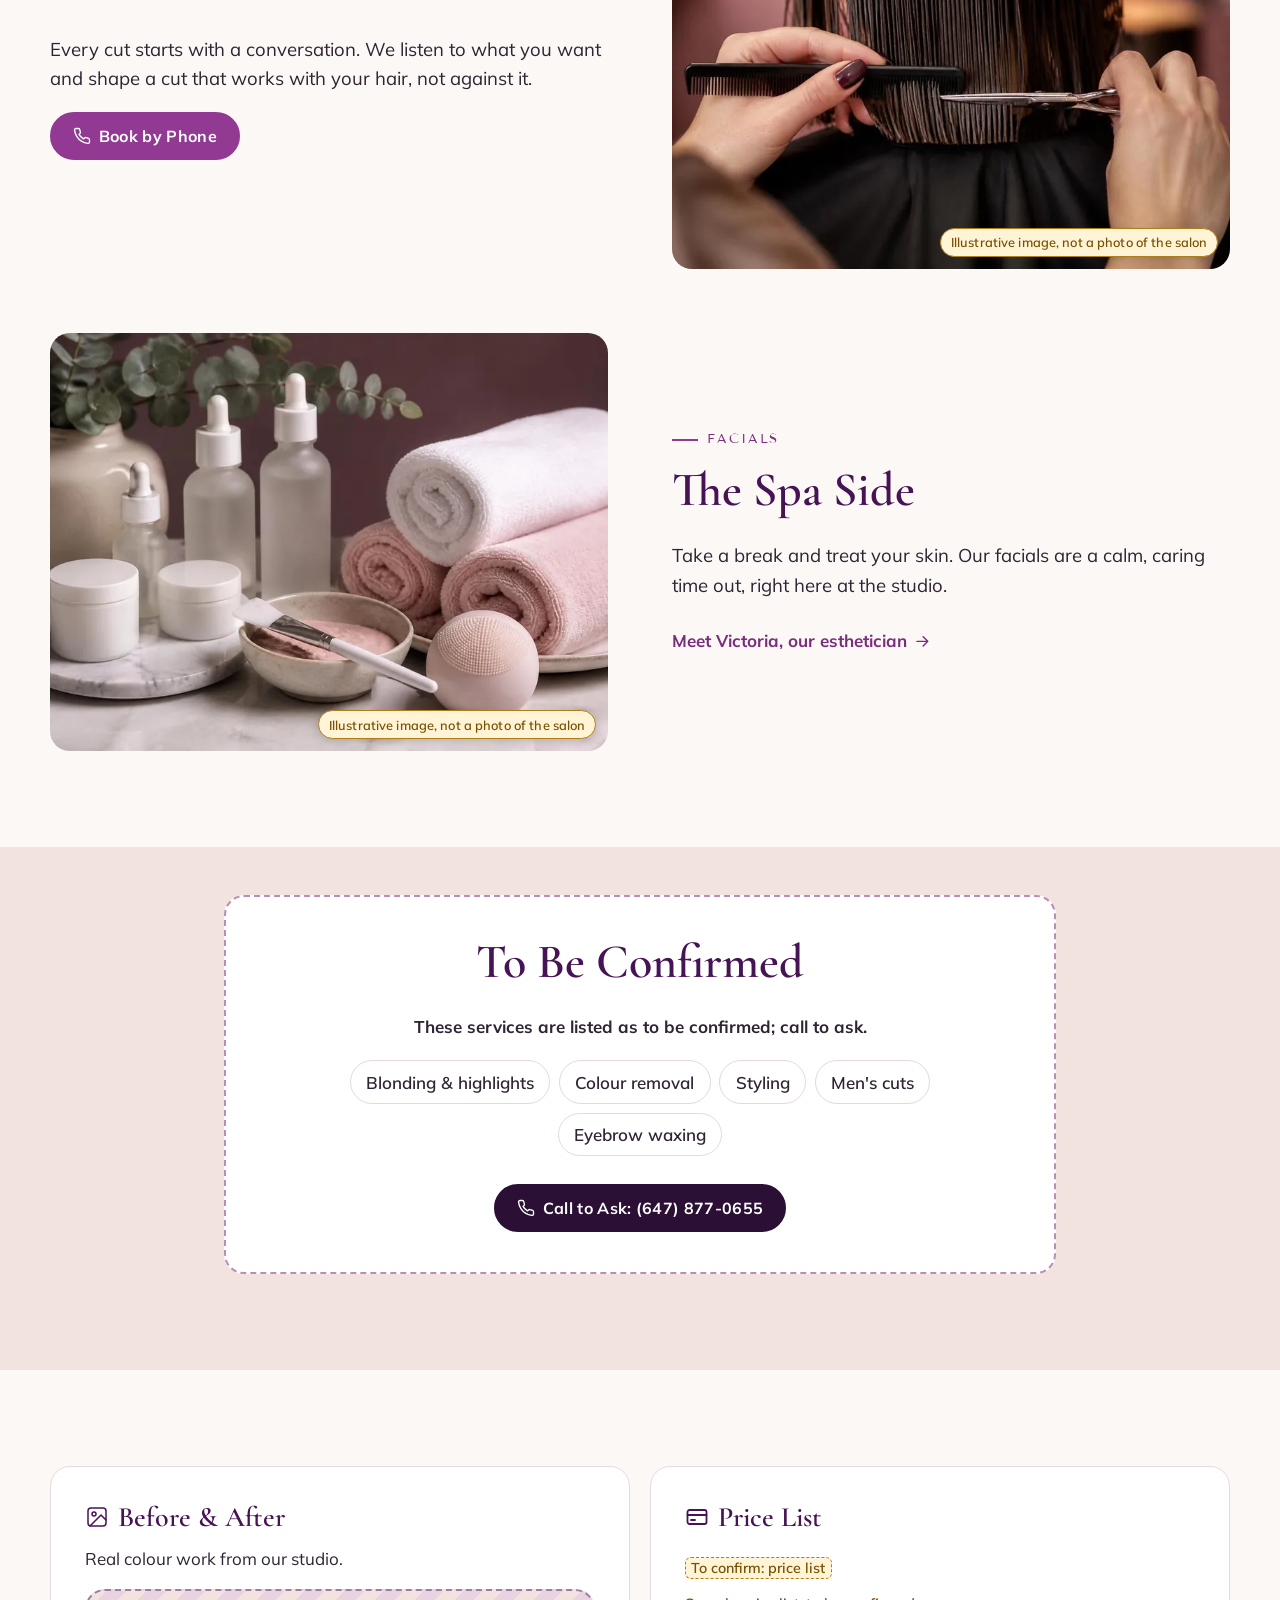
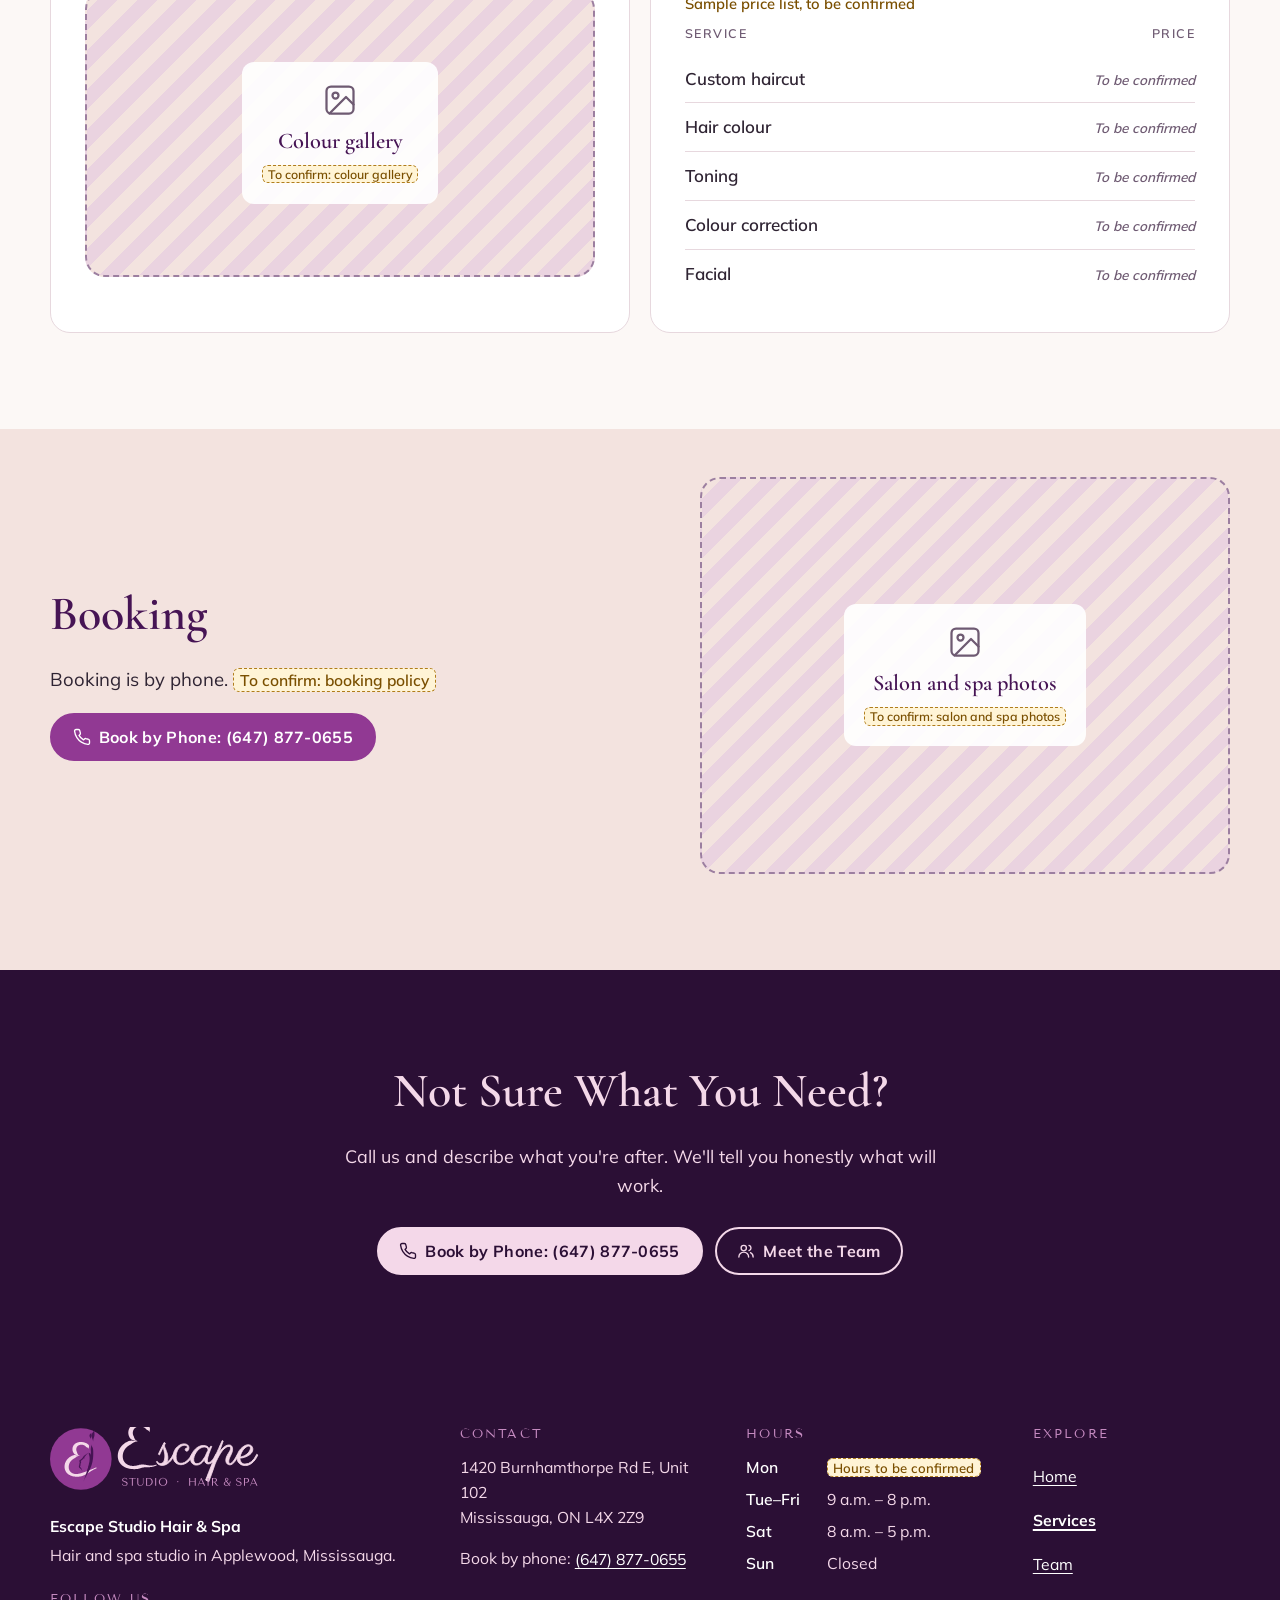
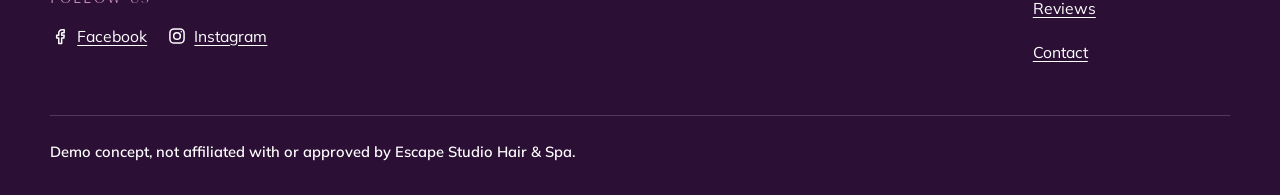
<file: services.html>
<!DOCTYPE html>
<html lang="en-CA">
<head>
  <meta charset="utf-8">
  <meta name="viewport" content="width=device-width, initial-scale=1, viewport-fit=cover">
  <title>Haircuts, Colour Correction &amp; Facials Mississauga | Escape (demo concept)</title>
  <meta name="description" content="Demo concept website for Escape Studio Hair &amp; Spa, a hair salon and spa in Applewood, Mississauga — not the official site. Sample services, to be confirmed.">
  <meta property="og:type" content="website">
  <meta property="og:site_name" content="Escape Studio Hair &amp; Spa (demo concept)">
  <meta property="og:locale" content="en_CA">
  <meta property="og:title" content="Haircuts, Colour Correction &amp; Facials Mississauga | Escape (demo concept)">
  <meta property="og:description" content="Demo concept website for Escape Studio Hair &amp; Spa, a hair salon and spa in Applewood, Mississauga — not the official site. Sample services, to be confirmed.">
  <meta property="og:url" content="https://mikelagumbay22.github.io/escape-studio-demo/services.html">
  <meta property="og:image" content="https://mikelagumbay22.github.io/escape-studio-demo/img/og-image.jpg">
  <meta property="og:image:type" content="image/jpeg">
  <meta property="og:image:width" content="1200">
  <meta property="og:image:height" content="630">
  <meta property="og:image:alt" content="Demo concept, not the official site. Calm salon corner with a plum velvet styling chair, pink peonies and rolled blush towels (illustrative image, not a photo of the salon)">
  <meta name="twitter:card" content="summary_large_image">
  <meta name="twitter:title" content="Haircuts, Colour Correction &amp; Facials Mississauga | Escape (demo concept)">
  <meta name="twitter:description" content="Demo concept website for Escape Studio Hair &amp; Spa, a hair salon and spa in Applewood, Mississauga — not the official site. Sample services, to be confirmed.">
  <meta name="twitter:image" content="https://mikelagumbay22.github.io/escape-studio-demo/img/og-image.jpg">
  <meta name="twitter:image:alt" content="Demo concept, not the official site. Calm salon corner with a plum velvet styling chair, pink peonies and rolled blush towels (illustrative image, not a photo of the salon)">
  <meta name="robots" content="noindex, nofollow">
  <meta name="theme-color" content="#2B0F35">
  <link rel="preload" href="fonts/cormorantgaramond-600-latin.woff2" as="font" type="font/woff2" crossorigin>
  <link rel="preload" href="fonts/mulish-400-latin.woff2" as="font" type="font/woff2" crossorigin>
  <link rel="preload" href="fonts/mulish-700-latin.woff2" as="font" type="font/woff2" crossorigin>
  <link rel="preload" href="fonts/tenorsans-400-latin.woff2" as="font" type="font/woff2" crossorigin>
  <link rel="stylesheet" href="css/site.css?v=6c37172a">
  <link rel="icon" href="img/favicon.ico" sizes="any">
  <link rel="icon" type="image/png" sizes="512x512" href="img/favicon-512.png">
  <link rel="apple-touch-icon" href="img/apple-touch-icon.png">
</head>
<body class="page-services">
<aside class="demo-banner" aria-label="Demo notice">
  <p class="container">Demo concept — not an official website of Escape Studio Hair &amp; Spa, and not yet approved by the business.</p>
</aside>
<a class="skip-link" href="#main">Skip to content</a>
<header class="site-header">
  <div class="container header-inner">
    <a class="brand" href="index.html">
      <img src="img/logo-compact.svg" alt="Escape Studio, home" width="1032" height="312">
    </a>

    <nav class="site-nav desktop-nav" aria-label="Main">
      <ul>
        <li><a href="index.html">Home</a></li>
        <li><a href="services.html" aria-current="page">Services</a></li>
        <li><a href="team.html">Team</a></li>
        <li><a href="reviews.html">Reviews</a></li>
        <li><a href="contact.html">Contact</a></li>
      </ul>
    </nav>

    <div class="header-actions">
      <a class="btn btn--primary btn--sm header-cta" href="tel:+16478770655" aria-label="Book by Phone: (647) 877-0655"><svg viewBox="0 0 24 24" fill="none" stroke="currentColor" stroke-width="1.8" stroke-linecap="round" stroke-linejoin="round" aria-hidden="true" focusable="false"><path d="M22 16.9v3a2 2 0 0 1-2.2 2 19.8 19.8 0 0 1-8.6-3.1 19.5 19.5 0 0 1-6-6A19.8 19.8 0 0 1 2.1 4.2 2 2 0 0 1 4.1 2h3a2 2 0 0 1 2 1.7c.1 1 .4 1.9.7 2.8a2 2 0 0 1-.5 2.1L8 9.9a16 16 0 0 0 6 6l1.3-1.3a2 2 0 0 1 2.1-.4c.9.3 1.8.6 2.8.7a2 2 0 0 1 1.7 2z"/></svg><span class="header-cta__short">Book</span><span class="header-cta__long">Book by Phone: (647) 877-0655</span></a>
      <button type="button" class="menu-toggle" id="menu-toggle" aria-controls="mobile-nav" aria-expanded="false" data-label-closed="Menu" data-label-open="Close">
        <span class="menu-toggle__icon" aria-hidden="true"><svg viewBox="0 0 24 24" fill="none" stroke="currentColor" stroke-width="1.8" stroke-linecap="round" stroke-linejoin="round" aria-hidden="true" focusable="false"><path d="M4 7h16M4 12h16M4 17h16"/></svg></span>
        <span class="menu-toggle__label">Menu</span>
      </button>
    </div>
  </div>

  <div class="mobile-nav" id="mobile-nav" hidden>
    <nav aria-label="Mobile">
      <ul>
        <li><a href="index.html">Home</a></li>
        <li><a href="services.html" aria-current="page">Services</a></li>
        <li><a href="team.html">Team</a></li>
        <li><a href="reviews.html">Reviews</a></li>
        <li><a href="contact.html">Contact</a></li>
        <li><a class="mobile-nav__cta" href="tel:+16478770655"><svg viewBox="0 0 24 24" fill="none" stroke="currentColor" stroke-width="1.8" stroke-linecap="round" stroke-linejoin="round" aria-hidden="true" focusable="false"><path d="M22 16.9v3a2 2 0 0 1-2.2 2 19.8 19.8 0 0 1-8.6-3.1 19.5 19.5 0 0 1-6-6A19.8 19.8 0 0 1 2.1 4.2 2 2 0 0 1 4.1 2h3a2 2 0 0 1 2 1.7c.1 1 .4 1.9.7 2.8a2 2 0 0 1-.5 2.1L8 9.9a16 16 0 0 0 6 6l1.3-1.3a2 2 0 0 1 2.1-.4c.9.3 1.8.6 2.8.7a2 2 0 0 1 1.7 2z"/></svg>Book by Phone: (647) 877-0655</a></li>
      </ul>
    </nav>
  </div>
</header>
<main id="main">

<section class="page-hero section" aria-labelledby="services-title">
  <div class="container section-head section-head--center">
    <p class="eyebrow">Services</p>
    <h1 id="services-title">Hair and Spa Services</h1>
    <p class="lead">Thoughtful cuts, beautiful colour and toning, and relaxing facials, with honest advice at every step.</p>
    <div class="sample-box" role="note" aria-label="About this service list">
      <p class="sample-box__title">Sample services, to be confirmed</p>
      <p class="sample-box__text">This list is based on the studio&#39;s own social pages and client reviews and still needs to be confirmed by the salon. No prices are shown. Call <a href="tel:+16478770655">(647) 877-0655</a> to ask.</p>
    </div>
  </div>
</section>
<section class="section section--alt section--tight" id="colour" aria-labelledby="colour-title">
  <div class="container service-row">
    <div class="service-row__media"><div class="media "><span class="ph-badge image-badge">Illustrative image, not a photo of the salon</span>
  <img src="img/service-colour-800.webp" srcset="img/service-colour-480.webp 480w, img/service-colour-800.webp 800w, img/service-colour-1200.webp 1200w, img/service-colour-1456.webp 1456w" sizes="(min-width: 900px) 560px, 92vw" width="1456" height="1088" alt="Illustrative image of hair colour being applied in a salon" fetchpriority="high" decoding="async">
</div></div>
    <div>
      <p class="eyebrow">Colour &amp; Colour Correction</p>
      <h2 id="colour-title">Colour Is What We Love</h2>
      <p class="lead">Whether you want a subtle refresh or a bold change, we&#39;ll talk through what suits your hair and what&#39;s realistic, then get to work.</p>
      <ul class="check-list">
        <li><span class="tick"><svg viewBox="0 0 24 24" fill="none" stroke="currentColor" stroke-width="2.2" stroke-linecap="round" stroke-linejoin="round" aria-hidden="true" focusable="false"><path d="m5 12.5 4.5 4.5L19 7.5"/></svg></span><span><strong>Hair colour:</strong> a shade chosen with you, for your hair and your style.</span></li>
        <li><span class="tick"><svg viewBox="0 0 24 24" fill="none" stroke="currentColor" stroke-width="2.2" stroke-linecap="round" stroke-linejoin="round" aria-hidden="true" focusable="false"><path d="m5 12.5 4.5 4.5L19 7.5"/></svg></span><span><strong>Toning:</strong> fine-tune your shade and keep your colour looking fresh.</span></li>
        <li><span class="tick"><svg viewBox="0 0 24 24" fill="none" stroke="currentColor" stroke-width="2.2" stroke-linecap="round" stroke-linejoin="round" aria-hidden="true" focusable="false"><path d="m5 12.5 4.5 4.5L19 7.5"/></svg></span><span><strong>Colour correction:</strong> colour that came out brassy, patchy or just not right? We&#39;ll assess it honestly and plan the fix.</span></li>
      </ul>
      <figure class="quote quote--inline">
  <blockquote><p>“I love a stylist who will tell you when a look won&#39;t work, and makes suggestions to make it better.”</p></blockquote>
  <figcaption><span class="quote__name">Jessica Dixon</span><span class="quote__src">Google, September 18, 2026</span></figcaption>
</figure>
    </div>
  </div>
</section>

<section class="section" aria-label="Custom cuts and facials">
  <div class="container service-rows">
    <div class="service-row service-row--flip" id="cuts">
      <div class="service-row__media"><div class="media "><span class="ph-badge image-badge">Illustrative image, not a photo of the salon</span>
  <img src="img/service-haircut-800.webp" srcset="img/service-haircut-480.webp 480w, img/service-haircut-800.webp 800w, img/service-haircut-1200.webp 1200w, img/service-haircut-1456.webp 1456w" sizes="(min-width: 900px) 560px, 92vw" width="1456" height="1088" alt="Stylist trimming a sleek dark bob with scissors and a comb, seen from behind" loading="lazy" decoding="async">
</div></div>
      <div>
        <h2 id="cuts-title">Custom Cuts</h2>
        <p class="lead">Every cut starts with a conversation. We listen to what you want and shape a cut that works with your hair, not against it.</p>
        <a class="btn btn--primary" href="tel:+16478770655"><svg viewBox="0 0 24 24" fill="none" stroke="currentColor" stroke-width="1.8" stroke-linecap="round" stroke-linejoin="round" aria-hidden="true" focusable="false"><path d="M22 16.9v3a2 2 0 0 1-2.2 2 19.8 19.8 0 0 1-8.6-3.1 19.5 19.5 0 0 1-6-6A19.8 19.8 0 0 1 2.1 4.2 2 2 0 0 1 4.1 2h3a2 2 0 0 1 2 1.7c.1 1 .4 1.9.7 2.8a2 2 0 0 1-.5 2.1L8 9.9a16 16 0 0 0 6 6l1.3-1.3a2 2 0 0 1 2.1-.4c.9.3 1.8.6 2.8.7a2 2 0 0 1 1.7 2z"/></svg>Book by Phone<span class="visually-hidden">: (647) 877-0655</span></a>
      </div>
    </div>
    <div class="service-row" id="facials">
      <div class="service-row__media"><div class="media "><span class="ph-badge image-badge">Illustrative image, not a photo of the salon</span>
  <img src="img/service-facial-800.webp" srcset="img/service-facial-480.webp 480w, img/service-facial-800.webp 800w, img/service-facial-1200.webp 1200w, img/service-facial-1456.webp 1456w" sizes="(min-width: 900px) 560px, 92vw" width="1456" height="1088" alt="Facial treatment set-up: frosted dropper bottles, cream jars, a pink clay mask with brush, a cleansing brush and rolled towels" loading="lazy" decoding="async">
</div></div>
      <div>
        <p class="eyebrow">Facials</p>
        <h2 id="facials-title">The Spa Side</h2>
        <p class="lead">Take a break and treat your skin. Our facials are a calm, caring time out, right here at the studio.</p>
        <a class="text-link" href="team.html">Meet Victoria, our esthetician<svg viewBox="0 0 24 24" fill="none" stroke="currentColor" stroke-width="1.8" stroke-linecap="round" stroke-linejoin="round" aria-hidden="true" focusable="false"><path d="M5 12h14M13 6l6 6-6 6"/></svg></a>
      </div>
    </div>
  </div>
</section>
<section class="section section--alt section--tight" id="to-be-confirmed" aria-labelledby="tbc-title">
  <div class="container">
    <div class="tbc-card">
      <h2 id="tbc-title">To Be Confirmed</h2>
      <p class="tbc-card__notice"><strong>These services are listed as to be confirmed; call to ask.</strong></p>
      <ul class="chips chips--tbc" aria-label="Services to be confirmed"><li>Blonding &amp; highlights</li><li>Colour removal</li><li>Styling</li><li>Men&#39;s cuts</li><li>Eyebrow waxing</li>
      </ul>
      <a class="btn btn--dark" href="tel:+16478770655"><svg viewBox="0 0 24 24" fill="none" stroke="currentColor" stroke-width="1.8" stroke-linecap="round" stroke-linejoin="round" aria-hidden="true" focusable="false"><path d="M22 16.9v3a2 2 0 0 1-2.2 2 19.8 19.8 0 0 1-8.6-3.1 19.5 19.5 0 0 1-6-6A19.8 19.8 0 0 1 2.1 4.2 2 2 0 0 1 4.1 2h3a2 2 0 0 1 2 1.7c.1 1 .4 1.9.7 2.8a2 2 0 0 1-.5 2.1L8 9.9a16 16 0 0 0 6 6l1.3-1.3a2 2 0 0 1 2.1-.4c.9.3 1.8.6 2.8.7a2 2 0 0 1 1.7 2z"/></svg>Call to Ask: (647) 877-0655</a>
    </div>
  </div>
</section>

<section class="section" aria-label="Before and after gallery and price list">
  <div class="container split-2">
    <div class="card" id="gallery">
      <h2 class="h3"><svg viewBox="0 0 24 24" fill="none" stroke="currentColor" stroke-width="1.5" stroke-linecap="round" stroke-linejoin="round" aria-hidden="true" focusable="false"><rect x="3" y="3" width="18" height="18" rx="3"/><circle cx="9" cy="9" r="2"/><path d="m21 15-5-5L5 21"/></svg>Before &amp; After</h2>
      <p>Real colour work from our studio.</p>
      <div class="gallery-media"><div class="media  media--placeholder">
  <div class="ph-label" role="img" aria-label="Placeholder: Colour gallery"><svg viewBox="0 0 24 24" fill="none" stroke="currentColor" stroke-width="1.5" stroke-linecap="round" stroke-linejoin="round" aria-hidden="true" focusable="false"><rect x="3" y="3" width="18" height="18" rx="3"/><circle cx="9" cy="9" r="2"/><path d="m21 15-5-5L5 21"/></svg><strong>Colour gallery</strong><span><mark class="ph-inline">To confirm: colour gallery</mark></span></div>
</div></div>
    </div>
    <div class="card price-card" id="prices">
      <h2 class="h3"><svg viewBox="0 0 24 24" fill="none" stroke="currentColor" stroke-width="1.8" stroke-linecap="round" stroke-linejoin="round" aria-hidden="true" focusable="false"><rect x="2.5" y="5" width="19" height="14" rx="2"/><path d="M2.5 10h19M6 15h4"/></svg>Price List</h2><p><mark class="ph-inline">To confirm: price list</mark></p>
      <table class="price-table">
        <caption>Sample price list, to be confirmed</caption>
        <thead><tr><th scope="col">Service</th><th scope="col">Price</th></tr></thead>
        <tbody>
          <tr><th scope="row">Custom haircut</th><td><span class="tbc">To be confirmed</span></td></tr>
          <tr><th scope="row">Hair colour</th><td><span class="tbc">To be confirmed</span></td></tr>
          <tr><th scope="row">Toning</th><td><span class="tbc">To be confirmed</span></td></tr>
          <tr><th scope="row">Colour correction</th><td><span class="tbc">To be confirmed</span></td></tr>
          <tr><th scope="row">Facial</th><td><span class="tbc">To be confirmed</span></td></tr>
        </tbody>
      </table>
    </div>
  </div>
</section>
<section class="section section--alt section--tight" aria-labelledby="booking-title">
  <div class="container teaser-grid">
    <div>
      <h2 id="booking-title">Booking</h2>
      <p class="lead">Booking is by phone. <mark class="ph-inline">To confirm: booking policy</mark></p>
      <a class="btn btn--primary" href="tel:+16478770655"><svg viewBox="0 0 24 24" fill="none" stroke="currentColor" stroke-width="1.8" stroke-linecap="round" stroke-linejoin="round" aria-hidden="true" focusable="false"><path d="M22 16.9v3a2 2 0 0 1-2.2 2 19.8 19.8 0 0 1-8.6-3.1 19.5 19.5 0 0 1-6-6A19.8 19.8 0 0 1 2.1 4.2 2 2 0 0 1 4.1 2h3a2 2 0 0 1 2 1.7c.1 1 .4 1.9.7 2.8a2 2 0 0 1-.5 2.1L8 9.9a16 16 0 0 0 6 6l1.3-1.3a2 2 0 0 1 2.1-.4c.9.3 1.8.6 2.8.7a2 2 0 0 1 1.7 2z"/></svg>Book by Phone: (647) 877-0655</a>
    </div>
    <div class="teaser-media"><div class="media  media--placeholder">
  <div class="ph-label" role="img" aria-label="Placeholder: Salon and spa photos"><svg viewBox="0 0 24 24" fill="none" stroke="currentColor" stroke-width="1.5" stroke-linecap="round" stroke-linejoin="round" aria-hidden="true" focusable="false"><rect x="3" y="3" width="18" height="18" rx="3"/><circle cx="9" cy="9" r="2"/><path d="m21 15-5-5L5 21"/></svg><strong>Salon and spa photos</strong><span><mark class="ph-inline">To confirm: salon and spa photos</mark></span></div>
</div></div>
  </div>
</section>

<section class="section cta-band" aria-labelledby="services-cta-title">
  <div class="container">
    <h2 id="services-cta-title">Not Sure What You Need?</h2>
    <p>Call us and describe what you&#39;re after. We&#39;ll tell you honestly what will work.</p>
    <div class="btn-row">
      <a class="btn btn--primary" href="tel:+16478770655"><svg viewBox="0 0 24 24" fill="none" stroke="currentColor" stroke-width="1.8" stroke-linecap="round" stroke-linejoin="round" aria-hidden="true" focusable="false"><path d="M22 16.9v3a2 2 0 0 1-2.2 2 19.8 19.8 0 0 1-8.6-3.1 19.5 19.5 0 0 1-6-6A19.8 19.8 0 0 1 2.1 4.2 2 2 0 0 1 4.1 2h3a2 2 0 0 1 2 1.7c.1 1 .4 1.9.7 2.8a2 2 0 0 1-.5 2.1L8 9.9a16 16 0 0 0 6 6l1.3-1.3a2 2 0 0 1 2.1-.4c.9.3 1.8.6 2.8.7a2 2 0 0 1 1.7 2z"/></svg>Book by Phone: (647) 877-0655</a>
      <a class="btn btn--outline-light" href="team.html"><svg viewBox="0 0 24 24" fill="none" stroke="currentColor" stroke-width="1.8" stroke-linecap="round" stroke-linejoin="round" aria-hidden="true" focusable="false"><circle cx="9" cy="8" r="3.5"/><path d="M2.5 20a6.5 6.5 0 0 1 13 0"/><path d="M16 4.6a3.5 3.5 0 0 1 0 6.8M18 14.2a6.5 6.5 0 0 1 3.5 5.8"/></svg>Meet the Team</a>
    </div>
  </div>
</section>

</main>
<footer class="site-footer">
  <div class="container">
    <div class="footer-grid">
      <div class="footer-brand">
        <a class="brand" href="index.html"><img src="img/logo-compact-reversed.svg" alt="Escape Studio, home" width="1032" height="312" loading="eager" decoding="async">
        </a>
        <p class="footer-name">Escape Studio Hair &amp; Spa</p>
        <p>Hair and spa studio in Applewood, Mississauga.</p>
        <p class="footer-follow-label" id="follow-label">Follow us</p>
        <ul class="footer-social" aria-labelledby="follow-label">
          <li><a href="https://www.facebook.com/people/Escape-Studio-Hair-Spa/100031131290528/" target="_blank" rel="noopener"><svg viewBox="0 0 24 24" fill="none" stroke="currentColor" stroke-width="1.8" stroke-linecap="round" stroke-linejoin="round" aria-hidden="true" focusable="false"><path d="M14.5 8H17V4.5h-2.5A4 4 0 0 0 10.5 8.5V11H8v3.5h2.5V21H14v-6.5h2.6L17 11h-3V8.9c0-.5.4-.9.9-.9z"/></svg><span>Facebook</span><span class="visually-hidden"> (opens in a new tab)</span></a></li>
          <li><a href="https://www.instagram.com/escape_studio_hair_and_spa/" target="_blank" rel="noopener"><svg viewBox="0 0 24 24" fill="none" stroke="currentColor" stroke-width="1.8" stroke-linecap="round" stroke-linejoin="round" aria-hidden="true" focusable="false"><rect x="3.5" y="3.5" width="17" height="17" rx="5"/><circle cx="12" cy="12" r="4"/><circle cx="17.2" cy="6.8" r=".9" fill="currentColor" stroke="none"/></svg><span>Instagram</span><span class="visually-hidden"> (opens in a new tab)</span></a></li>
        </ul>
      </div>
      <div>
        <h2>Contact</h2>
        <ul>
          <li>1420 Burnhamthorpe Rd E, Unit 102<br>Mississauga, ON L4X 2Z9</li>
          <li><span class="footer-book">Book by phone:</span> <a href="tel:+16478770655">(647) 877-0655</a></li>
        </ul>
      </div>
      <div>
        <h2>Hours</h2>
        <ul>
          <li><span class="footer-day">Mon</span> <mark class="ph-inline">Hours to be confirmed</mark></li>
          <li><span class="footer-day">Tue–Fri</span> 9 a.m. – 8 p.m.</li>
          <li><span class="footer-day">Sat</span> 8 a.m. – 5 p.m.</li>
          <li><span class="footer-day">Sun</span> Closed</li>
        </ul>
      </div>
      <div>
        <h2>Explore</h2>
        <ul class="footer-nav">
          <li><a href="index.html">Home</a></li>
          <li><a href="services.html" aria-current="page">Services</a></li>
          <li><a href="team.html">Team</a></li>
          <li><a href="reviews.html">Reviews</a></li>
          <li><a href="contact.html">Contact</a></li>
        </ul>
      </div>
    </div>
    <div class="footer-bottom">
      <p class="footer-legal">Demo concept, not affiliated with or approved by Escape Studio Hair &amp; Spa.</p>
    </div>
  </div>
</footer>

<nav class="mobile-callbar" aria-label="Quick actions">
  <a class="btn btn--primary" href="tel:+16478770655" aria-label="Book by phone: (647) 877-0655"><svg viewBox="0 0 24 24" fill="none" stroke="currentColor" stroke-width="1.8" stroke-linecap="round" stroke-linejoin="round" aria-hidden="true" focusable="false"><path d="M22 16.9v3a2 2 0 0 1-2.2 2 19.8 19.8 0 0 1-8.6-3.1 19.5 19.5 0 0 1-6-6A19.8 19.8 0 0 1 2.1 4.2 2 2 0 0 1 4.1 2h3a2 2 0 0 1 2 1.7c.1 1 .4 1.9.7 2.8a2 2 0 0 1-.5 2.1L8 9.9a16 16 0 0 0 6 6l1.3-1.3a2 2 0 0 1 2.1-.4c.9.3 1.8.6 2.8.7a2 2 0 0 1 1.7 2z"/></svg>Book</a>
  <a class="btn btn--ghost" href="https://www.google.com/maps/dir/?api=1&amp;destination=Escape%20Studio%20Hair%20%26%20Spa%2C%201420%20Burnhamthorpe%20Rd%20E%2C%20Unit%20102%2C%20Mississauga%2C%20ON%20L4X%202Z9&amp;destination_place_id=ChIJm1MlUQs5K4gRaokZSsLF8gE" target="_blank" rel="noopener"><svg viewBox="0 0 24 24" fill="none" stroke="currentColor" stroke-width="1.8" stroke-linecap="round" stroke-linejoin="round" aria-hidden="true" focusable="false"><path d="M20 10c0 6-8 12-8 12S4 16 4 10a8 8 0 0 1 16 0z"/><circle cx="12" cy="10" r="3"/></svg>Directions<span class="visually-hidden"> (opens Google Maps in a new tab)</span></a>
  <a class="btn btn--ghost" href="services.html"><svg viewBox="0 0 24 24" fill="none" stroke="currentColor" stroke-width="1.8" stroke-linecap="round" stroke-linejoin="round" aria-hidden="true" focusable="false"><circle cx="6" cy="6" r="3"/><circle cx="6" cy="18" r="3"/><path d="M20 4 8.1 15.9M14.5 14.5 20 20M8.1 8.1 12 12"/></svg>Services</a>
</nav>
<script src="js/site.js?v=6c37172a" defer></script>
</body>
</html>
</file>
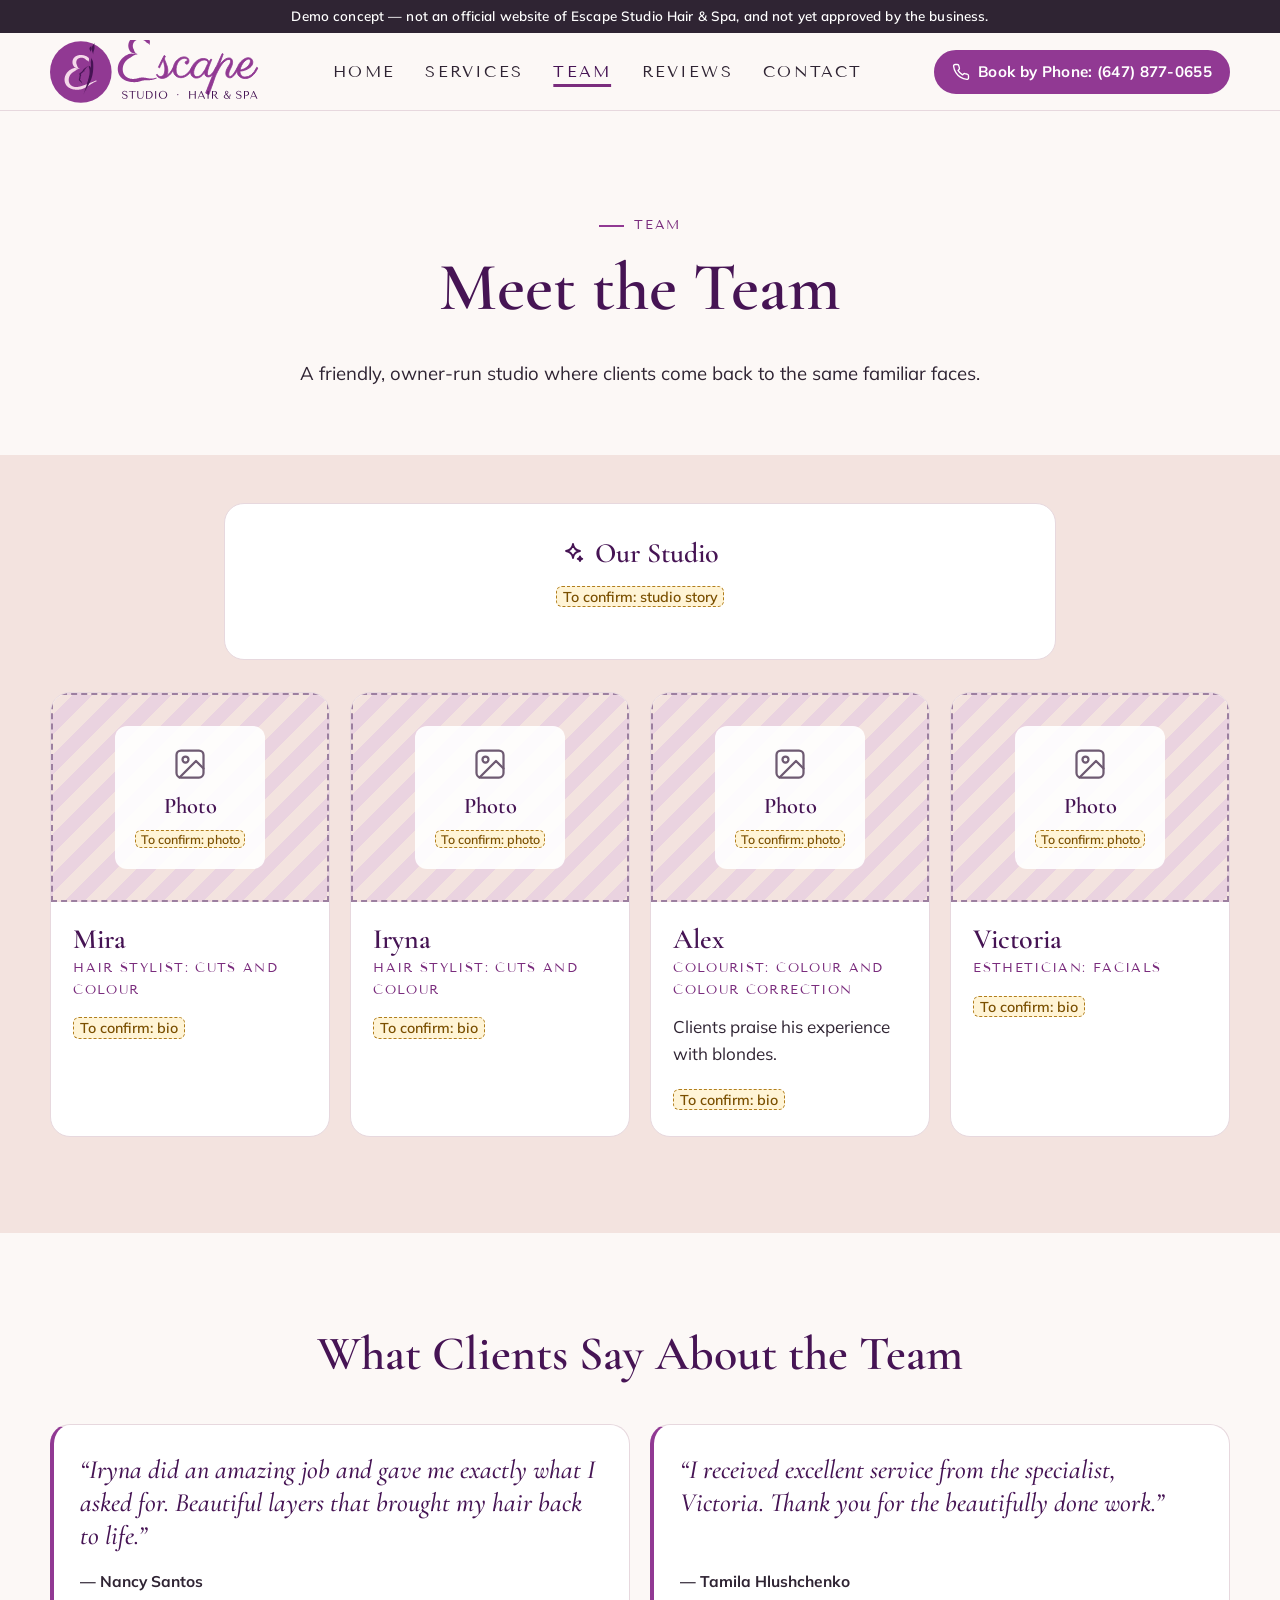
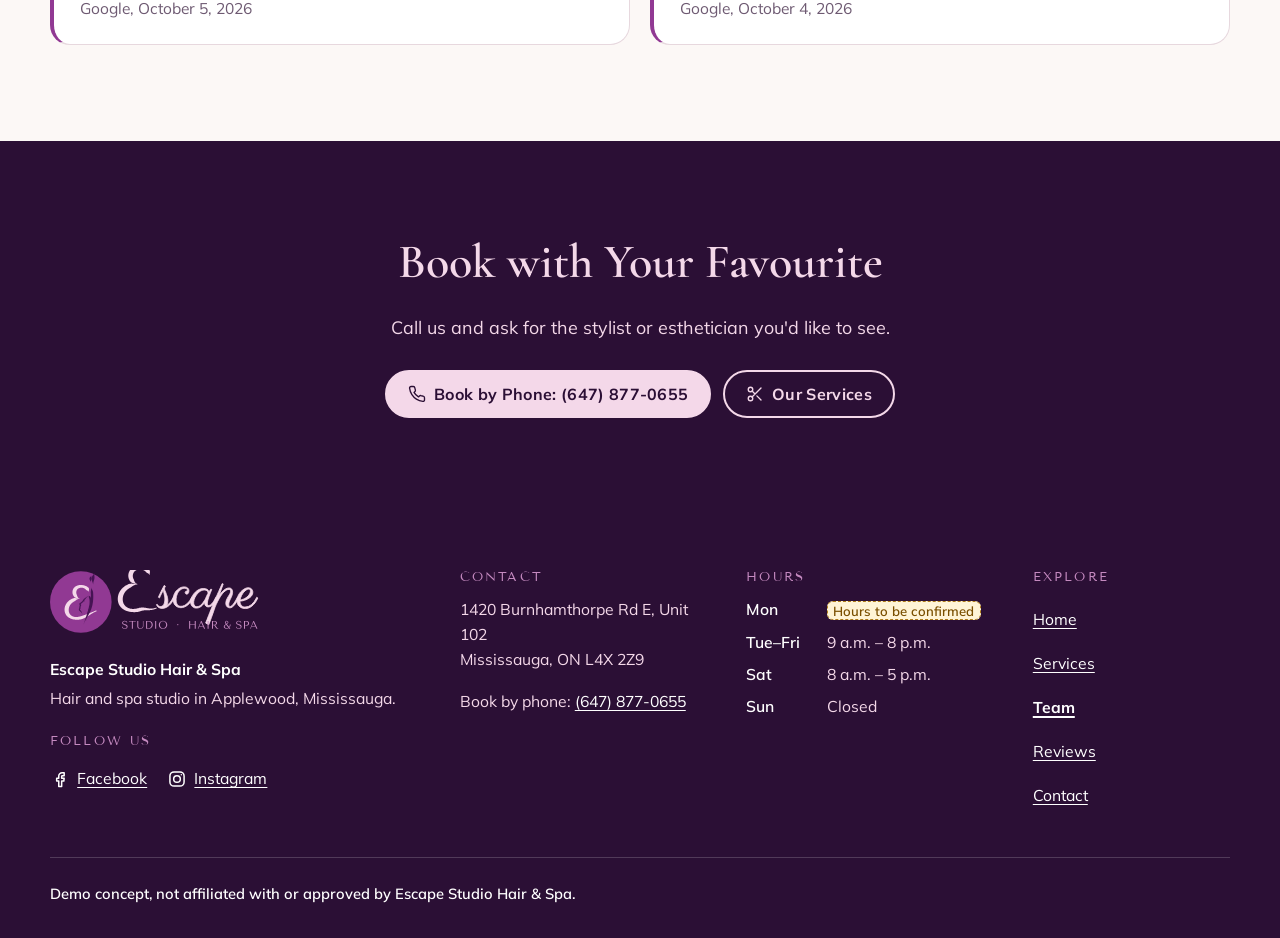
<file: team.html>
<!DOCTYPE html>
<html lang="en-CA">
<head>
  <meta charset="utf-8">
  <meta name="viewport" content="width=device-width, initial-scale=1, viewport-fit=cover">
  <title>Meet Our Stylists &amp; Esthetician | Escape Studio Mississauga (demo concept)</title>
  <meta name="description" content="Demo concept website for Escape Studio Hair &amp; Spa, a hair salon and spa in Applewood, Mississauga — not the official site. Meet the team.">
  <meta property="og:type" content="website">
  <meta property="og:site_name" content="Escape Studio Hair &amp; Spa (demo concept)">
  <meta property="og:locale" content="en_CA">
  <meta property="og:title" content="Meet Our Stylists &amp; Esthetician | Escape Studio Mississauga (demo concept)">
  <meta property="og:description" content="Demo concept website for Escape Studio Hair &amp; Spa, a hair salon and spa in Applewood, Mississauga — not the official site. Meet the team.">
  <meta property="og:url" content="https://mikelagumbay22.github.io/escape-studio-demo/team.html">
  <meta property="og:image" content="https://mikelagumbay22.github.io/escape-studio-demo/img/og-image.jpg">
  <meta property="og:image:type" content="image/jpeg">
  <meta property="og:image:width" content="1200">
  <meta property="og:image:height" content="630">
  <meta property="og:image:alt" content="Demo concept, not the official site. Calm salon corner with a plum velvet styling chair, pink peonies and rolled blush towels (illustrative image, not a photo of the salon)">
  <meta name="twitter:card" content="summary_large_image">
  <meta name="twitter:title" content="Meet Our Stylists &amp; Esthetician | Escape Studio Mississauga (demo concept)">
  <meta name="twitter:description" content="Demo concept website for Escape Studio Hair &amp; Spa, a hair salon and spa in Applewood, Mississauga — not the official site. Meet the team.">
  <meta name="twitter:image" content="https://mikelagumbay22.github.io/escape-studio-demo/img/og-image.jpg">
  <meta name="twitter:image:alt" content="Demo concept, not the official site. Calm salon corner with a plum velvet styling chair, pink peonies and rolled blush towels (illustrative image, not a photo of the salon)">
  <meta name="robots" content="noindex, nofollow">
  <meta name="theme-color" content="#2B0F35">
  <link rel="preload" href="fonts/cormorantgaramond-600-latin.woff2" as="font" type="font/woff2" crossorigin>
  <link rel="preload" href="fonts/mulish-400-latin.woff2" as="font" type="font/woff2" crossorigin>
  <link rel="preload" href="fonts/mulish-700-latin.woff2" as="font" type="font/woff2" crossorigin>
  <link rel="preload" href="fonts/tenorsans-400-latin.woff2" as="font" type="font/woff2" crossorigin>
  <link rel="stylesheet" href="css/site.css?v=6c37172a">
  <link rel="icon" href="img/favicon.ico" sizes="any">
  <link rel="icon" type="image/png" sizes="512x512" href="img/favicon-512.png">
  <link rel="apple-touch-icon" href="img/apple-touch-icon.png">
</head>
<body class="page-team">
<aside class="demo-banner" aria-label="Demo notice">
  <p class="container">Demo concept — not an official website of Escape Studio Hair &amp; Spa, and not yet approved by the business.</p>
</aside>
<a class="skip-link" href="#main">Skip to content</a>
<header class="site-header">
  <div class="container header-inner">
    <a class="brand" href="index.html">
      <img src="img/logo-compact.svg" alt="Escape Studio, home" width="1032" height="312">
    </a>

    <nav class="site-nav desktop-nav" aria-label="Main">
      <ul>
        <li><a href="index.html">Home</a></li>
        <li><a href="services.html">Services</a></li>
        <li><a href="team.html" aria-current="page">Team</a></li>
        <li><a href="reviews.html">Reviews</a></li>
        <li><a href="contact.html">Contact</a></li>
      </ul>
    </nav>

    <div class="header-actions">
      <a class="btn btn--primary btn--sm header-cta" href="tel:+16478770655" aria-label="Book by Phone: (647) 877-0655"><svg viewBox="0 0 24 24" fill="none" stroke="currentColor" stroke-width="1.8" stroke-linecap="round" stroke-linejoin="round" aria-hidden="true" focusable="false"><path d="M22 16.9v3a2 2 0 0 1-2.2 2 19.8 19.8 0 0 1-8.6-3.1 19.5 19.5 0 0 1-6-6A19.8 19.8 0 0 1 2.1 4.2 2 2 0 0 1 4.1 2h3a2 2 0 0 1 2 1.7c.1 1 .4 1.9.7 2.8a2 2 0 0 1-.5 2.1L8 9.9a16 16 0 0 0 6 6l1.3-1.3a2 2 0 0 1 2.1-.4c.9.3 1.8.6 2.8.7a2 2 0 0 1 1.7 2z"/></svg><span class="header-cta__short">Book</span><span class="header-cta__long">Book by Phone: (647) 877-0655</span></a>
      <button type="button" class="menu-toggle" id="menu-toggle" aria-controls="mobile-nav" aria-expanded="false" data-label-closed="Menu" data-label-open="Close">
        <span class="menu-toggle__icon" aria-hidden="true"><svg viewBox="0 0 24 24" fill="none" stroke="currentColor" stroke-width="1.8" stroke-linecap="round" stroke-linejoin="round" aria-hidden="true" focusable="false"><path d="M4 7h16M4 12h16M4 17h16"/></svg></span>
        <span class="menu-toggle__label">Menu</span>
      </button>
    </div>
  </div>

  <div class="mobile-nav" id="mobile-nav" hidden>
    <nav aria-label="Mobile">
      <ul>
        <li><a href="index.html">Home</a></li>
        <li><a href="services.html">Services</a></li>
        <li><a href="team.html" aria-current="page">Team</a></li>
        <li><a href="reviews.html">Reviews</a></li>
        <li><a href="contact.html">Contact</a></li>
        <li><a class="mobile-nav__cta" href="tel:+16478770655"><svg viewBox="0 0 24 24" fill="none" stroke="currentColor" stroke-width="1.8" stroke-linecap="round" stroke-linejoin="round" aria-hidden="true" focusable="false"><path d="M22 16.9v3a2 2 0 0 1-2.2 2 19.8 19.8 0 0 1-8.6-3.1 19.5 19.5 0 0 1-6-6A19.8 19.8 0 0 1 2.1 4.2 2 2 0 0 1 4.1 2h3a2 2 0 0 1 2 1.7c.1 1 .4 1.9.7 2.8a2 2 0 0 1-.5 2.1L8 9.9a16 16 0 0 0 6 6l1.3-1.3a2 2 0 0 1 2.1-.4c.9.3 1.8.6 2.8.7a2 2 0 0 1 1.7 2z"/></svg>Book by Phone: (647) 877-0655</a></li>
      </ul>
    </nav>
  </div>
</header>
<main id="main">

<section class="page-hero section" aria-labelledby="team-title">
  <div class="container section-head section-head--center">
    <p class="eyebrow">Team</p>
    <h1 id="team-title">Meet the Team</h1>
    <p class="lead">A friendly, owner-run studio where clients come back to the same familiar faces.</p>
  </div>
</section>

<section class="section section--alt section--tight" aria-labelledby="studio-title">
  <div class="container">
    <div class="card studio-card">
      <h2 class="h3" id="studio-title"><svg viewBox="0 0 24 24" fill="none" stroke="currentColor" stroke-width="1.8" stroke-linecap="round" stroke-linejoin="round" aria-hidden="true" focusable="false"><path d="M12 3c.6 4.2 2.8 6.4 7 7-4.2.6-6.4 2.8-7 7-.6-4.2-2.8-6.4-7-7 4.2-.6 6.4-2.8 7-7z"/><path d="M19 15.5c.2 1.4.9 2.1 2.3 2.3-1.4.2-2.1.9-2.3 2.3-.2-1.4-.9-2.1-2.3-2.3 1.4-.2 2.1-.9 2.3-2.3z"/></svg>Our Studio</h2><p><mark class="ph-inline">To confirm: studio story</mark></p>
    </div>
    <ul class="team-grid" aria-label="Our team">
      <li class="team-card">
        <div class="media team-card__media media--placeholder">
  <div class="ph-label" role="img" aria-label="Placeholder: Photo"><svg viewBox="0 0 24 24" fill="none" stroke="currentColor" stroke-width="1.5" stroke-linecap="round" stroke-linejoin="round" aria-hidden="true" focusable="false"><rect x="3" y="3" width="18" height="18" rx="3"/><circle cx="9" cy="9" r="2"/><path d="m21 15-5-5L5 21"/></svg><strong>Photo</strong><span><mark class="ph-inline">To confirm: photo</mark></span></div>
</div>
        <div class="team-card__body">
          <h2 class="h3">Mira</h2>
          <p class="team-card__role">Hair stylist: cuts and colour</p><p class="team-card__bio"><mark class="ph-inline">To confirm: bio</mark></p>
        </div>
      </li>
      <li class="team-card">
        <div class="media team-card__media media--placeholder">
  <div class="ph-label" role="img" aria-label="Placeholder: Photo"><svg viewBox="0 0 24 24" fill="none" stroke="currentColor" stroke-width="1.5" stroke-linecap="round" stroke-linejoin="round" aria-hidden="true" focusable="false"><rect x="3" y="3" width="18" height="18" rx="3"/><circle cx="9" cy="9" r="2"/><path d="m21 15-5-5L5 21"/></svg><strong>Photo</strong><span><mark class="ph-inline">To confirm: photo</mark></span></div>
</div>
        <div class="team-card__body">
          <h2 class="h3">Iryna</h2>
          <p class="team-card__role">Hair stylist: cuts and colour</p><p class="team-card__bio"><mark class="ph-inline">To confirm: bio</mark></p>
        </div>
      </li>
      <li class="team-card">
        <div class="media team-card__media media--placeholder">
  <div class="ph-label" role="img" aria-label="Placeholder: Photo"><svg viewBox="0 0 24 24" fill="none" stroke="currentColor" stroke-width="1.5" stroke-linecap="round" stroke-linejoin="round" aria-hidden="true" focusable="false"><rect x="3" y="3" width="18" height="18" rx="3"/><circle cx="9" cy="9" r="2"/><path d="m21 15-5-5L5 21"/></svg><strong>Photo</strong><span><mark class="ph-inline">To confirm: photo</mark></span></div>
</div>
        <div class="team-card__body">
          <h2 class="h3">Alex</h2>
          <p class="team-card__role">Colourist: colour and colour correction</p><p>Clients praise his experience with blondes.</p><p class="team-card__bio"><mark class="ph-inline">To confirm: bio</mark></p>
        </div>
      </li>
      <li class="team-card">
        <div class="media team-card__media media--placeholder">
  <div class="ph-label" role="img" aria-label="Placeholder: Photo"><svg viewBox="0 0 24 24" fill="none" stroke="currentColor" stroke-width="1.5" stroke-linecap="round" stroke-linejoin="round" aria-hidden="true" focusable="false"><rect x="3" y="3" width="18" height="18" rx="3"/><circle cx="9" cy="9" r="2"/><path d="m21 15-5-5L5 21"/></svg><strong>Photo</strong><span><mark class="ph-inline">To confirm: photo</mark></span></div>
</div>
        <div class="team-card__body">
          <h2 class="h3">Victoria</h2>
          <p class="team-card__role">Esthetician: facials</p><p class="team-card__bio"><mark class="ph-inline">To confirm: bio</mark></p>
        </div>
      </li>
    </ul>
  </div>
</section>

<section class="section" aria-labelledby="team-quotes-title">
  <div class="container">
    <div class="section-head section-head--center">
      <h2 id="team-quotes-title">What Clients Say About the Team</h2>
    </div>
    <ul class="quotes quotes--grid">
      <li><figure class="quote ">
  <blockquote><p>“Iryna did an amazing job and gave me exactly what I asked for. Beautiful layers that brought my hair back to life.”</p></blockquote>
  <figcaption><span class="quote__name">Nancy Santos</span><span class="quote__src">Google, October 5, 2026</span></figcaption>
</figure></li>
      <li><figure class="quote ">
  <blockquote><p>“I received excellent service from the specialist, Victoria. Thank you for the beautifully done work.”</p></blockquote>
  <figcaption><span class="quote__name">Tamila Hlushchenko</span><span class="quote__src">Google, October 4, 2026</span></figcaption>
</figure></li>
    </ul>
  </div>
</section>

<section class="section cta-band" aria-labelledby="team-cta-title">
  <div class="container">
    <h2 id="team-cta-title">Book with Your Favourite</h2>
    <p>Call us and ask for the stylist or esthetician you&#39;d like to see.</p>
    <div class="btn-row">
      <a class="btn btn--primary" href="tel:+16478770655"><svg viewBox="0 0 24 24" fill="none" stroke="currentColor" stroke-width="1.8" stroke-linecap="round" stroke-linejoin="round" aria-hidden="true" focusable="false"><path d="M22 16.9v3a2 2 0 0 1-2.2 2 19.8 19.8 0 0 1-8.6-3.1 19.5 19.5 0 0 1-6-6A19.8 19.8 0 0 1 2.1 4.2 2 2 0 0 1 4.1 2h3a2 2 0 0 1 2 1.7c.1 1 .4 1.9.7 2.8a2 2 0 0 1-.5 2.1L8 9.9a16 16 0 0 0 6 6l1.3-1.3a2 2 0 0 1 2.1-.4c.9.3 1.8.6 2.8.7a2 2 0 0 1 1.7 2z"/></svg>Book by Phone: (647) 877-0655</a>
      <a class="btn btn--outline-light" href="services.html"><svg viewBox="0 0 24 24" fill="none" stroke="currentColor" stroke-width="1.8" stroke-linecap="round" stroke-linejoin="round" aria-hidden="true" focusable="false"><circle cx="6" cy="6" r="3"/><circle cx="6" cy="18" r="3"/><path d="M20 4 8.1 15.9M14.5 14.5 20 20M8.1 8.1 12 12"/></svg>Our Services</a>
    </div>
  </div>
</section>

</main>
<footer class="site-footer">
  <div class="container">
    <div class="footer-grid">
      <div class="footer-brand">
        <a class="brand" href="index.html"><img src="img/logo-compact-reversed.svg" alt="Escape Studio, home" width="1032" height="312" loading="eager" decoding="async">
        </a>
        <p class="footer-name">Escape Studio Hair &amp; Spa</p>
        <p>Hair and spa studio in Applewood, Mississauga.</p>
        <p class="footer-follow-label" id="follow-label">Follow us</p>
        <ul class="footer-social" aria-labelledby="follow-label">
          <li><a href="https://www.facebook.com/people/Escape-Studio-Hair-Spa/100031131290528/" target="_blank" rel="noopener"><svg viewBox="0 0 24 24" fill="none" stroke="currentColor" stroke-width="1.8" stroke-linecap="round" stroke-linejoin="round" aria-hidden="true" focusable="false"><path d="M14.5 8H17V4.5h-2.5A4 4 0 0 0 10.5 8.5V11H8v3.5h2.5V21H14v-6.5h2.6L17 11h-3V8.9c0-.5.4-.9.9-.9z"/></svg><span>Facebook</span><span class="visually-hidden"> (opens in a new tab)</span></a></li>
          <li><a href="https://www.instagram.com/escape_studio_hair_and_spa/" target="_blank" rel="noopener"><svg viewBox="0 0 24 24" fill="none" stroke="currentColor" stroke-width="1.8" stroke-linecap="round" stroke-linejoin="round" aria-hidden="true" focusable="false"><rect x="3.5" y="3.5" width="17" height="17" rx="5"/><circle cx="12" cy="12" r="4"/><circle cx="17.2" cy="6.8" r=".9" fill="currentColor" stroke="none"/></svg><span>Instagram</span><span class="visually-hidden"> (opens in a new tab)</span></a></li>
        </ul>
      </div>
      <div>
        <h2>Contact</h2>
        <ul>
          <li>1420 Burnhamthorpe Rd E, Unit 102<br>Mississauga, ON L4X 2Z9</li>
          <li><span class="footer-book">Book by phone:</span> <a href="tel:+16478770655">(647) 877-0655</a></li>
        </ul>
      </div>
      <div>
        <h2>Hours</h2>
        <ul>
          <li><span class="footer-day">Mon</span> <mark class="ph-inline">Hours to be confirmed</mark></li>
          <li><span class="footer-day">Tue–Fri</span> 9 a.m. – 8 p.m.</li>
          <li><span class="footer-day">Sat</span> 8 a.m. – 5 p.m.</li>
          <li><span class="footer-day">Sun</span> Closed</li>
        </ul>
      </div>
      <div>
        <h2>Explore</h2>
        <ul class="footer-nav">
          <li><a href="index.html">Home</a></li>
          <li><a href="services.html">Services</a></li>
          <li><a href="team.html" aria-current="page">Team</a></li>
          <li><a href="reviews.html">Reviews</a></li>
          <li><a href="contact.html">Contact</a></li>
        </ul>
      </div>
    </div>
    <div class="footer-bottom">
      <p class="footer-legal">Demo concept, not affiliated with or approved by Escape Studio Hair &amp; Spa.</p>
    </div>
  </div>
</footer>

<nav class="mobile-callbar" aria-label="Quick actions">
  <a class="btn btn--primary" href="tel:+16478770655" aria-label="Book by phone: (647) 877-0655"><svg viewBox="0 0 24 24" fill="none" stroke="currentColor" stroke-width="1.8" stroke-linecap="round" stroke-linejoin="round" aria-hidden="true" focusable="false"><path d="M22 16.9v3a2 2 0 0 1-2.2 2 19.8 19.8 0 0 1-8.6-3.1 19.5 19.5 0 0 1-6-6A19.8 19.8 0 0 1 2.1 4.2 2 2 0 0 1 4.1 2h3a2 2 0 0 1 2 1.7c.1 1 .4 1.9.7 2.8a2 2 0 0 1-.5 2.1L8 9.9a16 16 0 0 0 6 6l1.3-1.3a2 2 0 0 1 2.1-.4c.9.3 1.8.6 2.8.7a2 2 0 0 1 1.7 2z"/></svg>Book</a>
  <a class="btn btn--ghost" href="https://www.google.com/maps/dir/?api=1&amp;destination=Escape%20Studio%20Hair%20%26%20Spa%2C%201420%20Burnhamthorpe%20Rd%20E%2C%20Unit%20102%2C%20Mississauga%2C%20ON%20L4X%202Z9&amp;destination_place_id=ChIJm1MlUQs5K4gRaokZSsLF8gE" target="_blank" rel="noopener"><svg viewBox="0 0 24 24" fill="none" stroke="currentColor" stroke-width="1.8" stroke-linecap="round" stroke-linejoin="round" aria-hidden="true" focusable="false"><path d="M20 10c0 6-8 12-8 12S4 16 4 10a8 8 0 0 1 16 0z"/><circle cx="12" cy="10" r="3"/></svg>Directions<span class="visually-hidden"> (opens Google Maps in a new tab)</span></a>
  <a class="btn btn--ghost" href="services.html"><svg viewBox="0 0 24 24" fill="none" stroke="currentColor" stroke-width="1.8" stroke-linecap="round" stroke-linejoin="round" aria-hidden="true" focusable="false"><circle cx="6" cy="6" r="3"/><circle cx="6" cy="18" r="3"/><path d="M20 4 8.1 15.9M14.5 14.5 20 20M8.1 8.1 12 12"/></svg>Services</a>
</nav>
<script src="js/site.js?v=6c37172a" defer></script>
</body>
</html>
</file>
<file: css/site.css>
@font-face { font-family: "Cormorant Garamond"; font-style: normal; font-weight: 600; font-display: swap; src: url("../fonts/cormorantgaramond-600-latin.woff2") format("woff2"); }
@font-face { font-family: "Cormorant Garamond"; font-style: italic; font-weight: 500; font-display: swap; src: url("../fonts/cormorantgaramond-500i-latin.woff2") format("woff2"); }
@font-face { font-family: "Mulish"; font-style: normal; font-weight: 400; font-display: swap; src: url("../fonts/mulish-400-latin.woff2") format("woff2"); }
@font-face { font-family: "Mulish"; font-style: normal; font-weight: 600; font-display: swap; src: url("../fonts/mulish-600-latin.woff2") format("woff2"); }
@font-face { font-family: "Mulish"; font-style: normal; font-weight: 700; font-display: swap; src: url("../fonts/mulish-700-latin.woff2") format("woff2"); }
@font-face { font-family: "Tenor Sans"; font-style: normal; font-weight: 400; font-display: swap; src: url("../fonts/tenorsans-400-latin.woff2") format("woff2"); }

@font-face { font-family: "Cormorant Fallback"; font-weight: 100 900; src: local("Times New Roman Bold"), local("TimesNewRomanPS-BoldMT"), local("Liberation Serif Bold"), local("LiberationSerif-Bold"), local("Tinos Bold"); size-adjust: 91.3%; ascent-override: 101.2%; descent-override: 31.4%; line-gap-override: 0%; }
@font-face { font-family: "Cormorant Fallback"; font-style: italic; font-weight: 100 900; src: local("Times New Roman Italic"), local("TimesNewRomanPS-ItalicMT"), local("Liberation Serif Italic"), local("LiberationSerif-Italic"), local("Tinos Italic"); size-adjust: 87.8%; ascent-override: 105.2%; descent-override: 32.7%; line-gap-override: 0%; }
@font-face { font-family: "Cormorant Fallback Noto"; font-weight: 100 900; src: local("Noto Serif SemiBold"), local("NotoSerif-SemiBold"), local("Noto Serif Bold"), local("NotoSerif-Bold"); size-adjust: 81.0%; ascent-override: 114.1%; descent-override: 35.4%; line-gap-override: 0%; }
@font-face { font-family: "Cormorant Fallback Noto"; font-style: italic; font-weight: 100 900; src: local("Noto Serif Italic"), local("NotoSerif-Italic"); size-adjust: 76.0%; ascent-override: 121.5%; descent-override: 37.7%; line-gap-override: 0%; }
@font-face { font-family: "Mulish Fallback"; font-weight: 100 499; src: local("Arial"), local("ArialMT"), local("Liberation Sans"), local("Arimo"); size-adjust: 102.8%; ascent-override: 97.8%; descent-override: 24.3%; line-gap-override: 0%; }
@font-face { font-family: "Mulish Fallback"; font-weight: 500 649; src: local("Arial Bold"), local("Arial-BoldMT"), local("Liberation Sans Bold"), local("LiberationSans-Bold"), local("Arimo Bold"); size-adjust: 97.9%; ascent-override: 102.7%; descent-override: 25.5%; line-gap-override: 0%; }
@font-face { font-family: "Mulish Fallback"; font-weight: 650 900; src: local("Arial Bold"), local("Arial-BoldMT"), local("Liberation Sans Bold"), local("LiberationSans-Bold"), local("Arimo Bold"); size-adjust: 99.7%; ascent-override: 100.8%; descent-override: 25.1%; line-gap-override: 0%; }
@font-face { font-family: "Mulish Fallback Roboto"; font-weight: 100 499; src: local("Roboto"), local("Roboto-Regular"); size-adjust: 104.4%; ascent-override: 96.3%; descent-override: 24.0%; line-gap-override: 0%; }
@font-face { font-family: "Mulish Fallback Roboto"; font-weight: 500 649; src: local("Roboto Medium"), local("Roboto-Medium"), local("Roboto Bold"), local("Roboto-Bold"); size-adjust: 104.7%; ascent-override: 96.0%; descent-override: 23.9%; line-gap-override: 0%; }
@font-face { font-family: "Mulish Fallback Roboto"; font-weight: 650 900; src: local("Roboto Bold"), local("Roboto-Bold"); size-adjust: 106.3%; ascent-override: 94.6%; descent-override: 23.5%; line-gap-override: 0%; }
@font-face { font-family: "Tenor Fallback"; font-weight: 100 900; src: local("Arial"), local("ArialMT"), local("Liberation Sans"), local("Arimo"); size-adjust: 107.9%; ascent-override: 85.2%; descent-override: 23.2%; line-gap-override: 0%; }
@font-face { font-family: "Tenor Fallback Roboto"; font-weight: 100 900; src: local("Roboto"), local("Roboto-Regular"); size-adjust: 117.1%; ascent-override: 78.6%; descent-override: 21.4%; line-gap-override: 0%; }

:root {

  --es-plum:        #2B0F35;
  --es-purple-dark: #461454;
  --es-purple:      #913993;
  --es-orchid:      #7A2C7D;
  --es-mauve:       #C58AC0;
  --es-blush:       #F4D8E9;
  --es-petal:       #F3E3DF;
  --es-porcelain:   #FCF8F6;
  --es-ink:         #2F2433;
  --es-muted:       #6E5A72;
  --es-white:       #FFFFFF;

  --color-ink:          var(--es-ink);
  --color-white:        var(--es-white);
  --color-bg:           var(--es-porcelain);
  --color-text:         var(--es-ink);
  --color-heading:      var(--es-purple-dark);
  --color-text-muted:   var(--es-muted);
  --color-surface:      var(--es-white);
  --color-surface-alt:  var(--es-petal);
  --color-line:         #E7D8DE;
  --color-primary:      var(--es-purple);
  --color-primary-dark: var(--es-purple-dark);
  --color-on-primary:   var(--es-white);
  --color-link:         var(--es-orchid);
  --color-link-hover:   var(--es-purple-dark);
  --color-accent-text:  var(--es-orchid);
  --color-accent-line:  var(--es-purple);
  --color-icon:         var(--es-purple-dark);
  --color-icon-bg:      var(--es-blush);
  --color-star:         var(--es-purple);
  --color-focus:        var(--es-purple-dark);
  --color-focus-on-dark: var(--es-mauve);
  --color-dark:         var(--es-plum);
  --color-nav:          var(--es-ink);
  --color-band:         var(--es-plum);
  --color-band-ink:     var(--es-blush);
  --color-band-muted:   var(--es-blush);
  --color-band-accent:  var(--es-mauve);
  --color-footer-bg:    var(--es-plum);
  --color-footer-ink:   var(--es-white);
  --color-footer-muted: var(--es-blush);
  --color-footer-head:  var(--es-mauve);
  --color-banner-bg:    var(--es-ink);
  --color-banner-ink:   var(--es-white);

  --font-display: "Cormorant Garamond", "Cormorant Fallback", "Cormorant Fallback Noto", Garamond, "Times New Roman", serif;
  --font-body:    "Mulish", "Mulish Fallback", "Mulish Fallback Roboto", system-ui, -apple-system, "Segoe UI", sans-serif;
  --font-caps:    "Tenor Sans", "Tenor Fallback", "Tenor Fallback Roboto", "Optima", "Candara", sans-serif;
  --fw-display: 600;
  --fw-display-sub: 600;
  --fw-display-heavy: 600;
  --fw-body: 400;
  --fw-body-strong: 700;

  --radius-sm: 6px;
  --radius-md: 12px;
  --radius-lg: 20px;
  --radius-btn: 999px;
  --shadow-soft: 0 1px 2px rgba(43, 15, 53, .05), 0 14px 32px -16px rgba(70, 20, 84, .30);
  --container: 1180px;
  --logo-height: 64px;
}

*, *::before, *::after { box-sizing: border-box; }
html { -webkit-text-size-adjust: 100%; scroll-behavior: smooth; scroll-padding-top: 96px; }

@media (max-width: 899.98px) { html { scroll-padding-bottom: calc(84px + env(safe-area-inset-bottom, 0px)); } }
@media (prefers-reduced-motion: reduce) { html { scroll-behavior: auto; } * { transition: none !important; } }
body {
  margin: 0; font-family: var(--font-body); font-weight: var(--fw-body, 400);
  font-size: 1.0625rem; line-height: 1.6; color: var(--color-text); background: var(--color-bg);
  text-rendering: optimizeLegibility; -webkit-font-smoothing: antialiased;
}
img { max-width: 100%; height: auto; display: block; }
a { color: var(--color-link); text-underline-offset: .2em; }
a:hover { color: var(--color-link-hover); }
:focus-visible { outline: 3px solid var(--color-focus); outline-offset: 3px; border-radius: 4px; }
.site-footer :focus-visible, .demo-banner :focus-visible, .cta-band :focus-visible { outline-color: var(--color-focus-on-dark); }

h1, h2, h3 { font-family: var(--font-display); font-weight: var(--fw-display, 600); line-height: 1.08; letter-spacing: 0; margin: 0 0 .5em; color: var(--color-heading); font-variant-numeric: lining-nums; text-wrap: balance; }
h1 { font-size: clamp(2.6rem, 7.2vw, 4.25rem); font-weight: var(--fw-display-heavy, 700); }
h2 { font-size: clamp(2.1rem, 5vw, 3rem); }
h3 { font-size: 1.65rem; line-height: 1.15; }
.h3 { font-family: var(--font-display); font-size: 1.75rem; font-weight: var(--fw-display-sub, 600); line-height: 1.15; margin: 0 0 .75rem; color: var(--color-heading); text-transform: none; font-variant-numeric: lining-nums; }
p { margin: 0 0 1em; }
.lead { font-size: 1.16rem; color: var(--color-text); }
.muted { color: var(--color-text-muted); }

.container { width: min(100% - 2.5rem, var(--container)); margin-inline: auto; }
.section { padding-block: clamp(3.25rem, 8vw, 6rem); }
.section--alt { background: var(--color-surface-alt); }
.section--tight { padding-top: clamp(2rem, 4vw, 3rem); }
.section--tight-bottom { padding-bottom: clamp(1rem, 3vw, 2rem); }
.section-head { max-width: 46rem; margin-bottom: clamp(1.75rem, 4vw, 2.75rem); }
.section-head--center { margin-inline: auto; text-align: center; }
.section-head--row { max-width: none; display: flex; flex-wrap: wrap; align-items: baseline; justify-content: space-between; gap: .5rem 1.5rem; }
.section-head--row h2 { margin: 0; }
.page-hero { padding-bottom: clamp(2rem, 5vw, 3rem); }
.page-hero .section-head { margin-bottom: 0; }
.eyebrow {
  display: inline-flex; align-items: center; gap: .6rem; margin-bottom: .9rem;
  font-family: var(--font-caps); font-size: .84rem; font-weight: 400; letter-spacing: .14em; text-transform: uppercase; color: var(--color-accent-text);
}
.eyebrow::before { content: ""; width: 1.6rem; height: 2px; background: var(--color-accent-line); }

.hero .eyebrow { color: var(--color-accent-text); }
.btn-row { display: flex; flex-wrap: wrap; gap: .75rem; }
.skip-link { position: absolute; left: -999px; top: .5rem; z-index: 100; background: var(--color-dark); color: var(--color-white); padding: .6rem 1rem; border-radius: var(--radius-sm); font-weight: 600; }
.skip-link:focus { left: .5rem; color: var(--color-white); }
.visually-hidden { position: absolute !important; width: 1px; height: 1px; overflow: hidden; clip: rect(0 0 0 0); white-space: nowrap; }
a[href^="tel:"] { white-space: nowrap; }

.demo-banner { background: var(--color-banner-bg); color: var(--color-banner-ink); font-family: var(--font-body); }
.demo-banner p { margin-block: 0; padding-block: .45rem; text-align: center; font-size: .84rem; line-height: 1.4; font-weight: 600; letter-spacing: .01em; text-wrap: balance; overflow-wrap: anywhere; }

.ph-badge {
  display: inline-block; vertical-align: middle; font: 600 .72rem/1.25 var(--font-body); letter-spacing: .05em; text-transform: uppercase;
  color: #7a4f00; background: #fff4d6; border: 1px dashed #b07d1c; padding: .35rem .6rem; border-radius: 999px; margin: 0 0 .9rem;
}
.ph-inline {
  background: #fff4d6; color: #7a4f00; border: 1px dashed #b07d1c; border-radius: 6px; padding: .05em .4em;
  font: 600 .84em/1.5 var(--font-body); font-style: normal; box-decoration-break: clone; -webkit-box-decoration-break: clone;
}
.media .image-badge {
  position: absolute; right: .75rem; bottom: .75rem; z-index: 2; margin: 0; max-width: calc(100% - 1.5rem);
  text-transform: none; letter-spacing: .01em; font-size: .8rem; border-style: solid; text-align: right;
  box-shadow: 0 2px 8px rgba(42, 39, 41, .22);
}
.sample-note { margin: 1.25rem 0 0; font: 600 .92rem/1.4 var(--font-body); color: var(--color-text-muted); }
.tag { display: inline-block; font-size: .78rem; font-weight: 600; letter-spacing: .08em; text-transform: uppercase; color: #7a4f00; background: #fff4d6; border: 1px dashed #b07d1c; padding: .25rem .6rem; border-radius: 999px; }

.btn {
  display: inline-flex; align-items: center; justify-content: center; gap: .5rem; min-height: 48px;
  padding: .75rem 1.3rem; border-radius: var(--radius-btn); border: 2px solid transparent; font: 700 1rem/1.15 var(--font-body);
  letter-spacing: .02em; text-decoration: none; cursor: pointer; transition: background .2s, color .2s, border-color .2s;
}
.btn svg { width: 18px; height: 18px; flex: none; }
.btn--primary { background: var(--color-primary); color: var(--color-on-primary); border-color: var(--color-primary); }
.btn--primary:hover { background: var(--color-primary-dark); border-color: var(--color-primary-dark); color: var(--color-on-primary); }
.cta-band .btn--primary { background: var(--es-blush); border-color: var(--es-blush); color: var(--es-plum); }
.cta-band .btn--primary:hover { background: var(--es-mauve); border-color: var(--es-mauve); color: var(--es-plum); }
.btn--dark { background: var(--color-dark); color: var(--color-white); border-color: var(--color-dark); }
.btn--dark:hover { background: var(--color-ink); color: var(--color-white); }
.btn--ghost { background: var(--color-white); color: var(--color-heading); border-color: var(--color-heading); }
.btn--ghost:hover { background: var(--color-heading); color: var(--color-white); }
.btn--outline-light { background: transparent; color: var(--color-band-ink); border-color: var(--color-band-ink); }
.btn--outline-light:hover { background: var(--color-band-ink); color: var(--es-plum); }
.cta-ph { margin: 1.1rem auto 0; font-size: 1rem !important; color: var(--color-band-muted); }
.cta-ph strong { color: var(--color-band-ink); }
.btn--sm { min-height: 44px; padding: .55rem 1rem; font-size: .95rem; }

.site-header { position: sticky; top: 0; z-index: 50; background: color-mix(in srgb, var(--color-bg) 96%, transparent); backdrop-filter: blur(10px); -webkit-backdrop-filter: blur(10px); border-bottom: 1px solid var(--color-line); }
.header-inner { display: flex; align-items: center; justify-content: space-between; gap: 1rem; min-height: 76px; padding-block: .4rem; }
.brand { display: inline-flex; align-items: center; text-decoration: none; color: var(--color-heading); min-width: 0; }
.brand img { height: 48px; width: auto; max-width: 100%; }
.brand__text { font-family: var(--font-display); font-size: 1.6rem; font-weight: 700; }
.header-actions { display: flex; align-items: center; gap: .5rem; flex: none; }
.header-cta { display: none; }
.header-cta__long { display: none; }
.site-nav ul { list-style: none; margin: 0; padding: 0; }
.site-nav a { text-decoration: none; color: var(--color-nav); font-family: var(--font-caps); font-weight: 400; font-size: .98rem; letter-spacing: .14em; text-transform: uppercase; padding-block: .6rem; }
.site-nav a:hover { color: var(--color-link); }
.site-nav a[aria-current="page"] { color: var(--color-heading); font-weight: 400;  text-decoration: underline; text-decoration-color: var(--color-link); text-underline-offset: .45em; text-decoration-thickness: 3px; }
.desktop-nav { display: none; }
.menu-toggle {
  cursor: pointer; display: inline-flex; align-items: center; gap: .45rem; min-height: 44px; padding: .5rem .9rem;
  border: 2px solid var(--color-heading); border-radius: var(--radius-btn); font: 600 .95rem/1 var(--font-body); background: var(--color-surface); color: var(--color-heading);
}
.menu-toggle__icon, .menu-toggle__icon svg { display: grid; width: 18px; height: 18px; }
.menu-toggle[aria-expanded="true"] { background: var(--color-surface-alt); }
.mobile-nav { border-top: 1px solid var(--color-line); background: var(--color-surface); padding: .5rem 0 1rem; }
.mobile-nav ul { list-style: none; margin: 0; padding: 0 1.25rem; }
.mobile-nav a { display: flex; align-items: center; gap: .5rem; padding: .85rem 1rem; border-radius: var(--radius-sm); text-decoration: none; color: var(--color-nav); font-family: var(--font-caps); font-weight: 400; letter-spacing: .12em; text-transform: uppercase; font-size: 1rem; }
.mobile-nav a svg { width: 18px; height: 18px; }
.mobile-nav a:hover { background: var(--color-surface-alt); }
.mobile-nav a[aria-current="page"] { background: var(--color-surface-alt); color: var(--color-heading); font-weight: 400; text-decoration: underline; text-decoration-color: var(--color-link); text-underline-offset: .35em; text-decoration-thickness: 3px; box-shadow: inset 4px 0 0 var(--color-heading); }
.mobile-nav__cta { color: var(--color-link) !important; font-family: var(--font-body) !important; font-weight: 700 !important; letter-spacing: 0 !important; text-transform: none !important; }

.media { position: relative; overflow: hidden; background: var(--color-surface-alt); width: 100%; }
.media img { width: 100%; height: 100%; object-fit: cover; object-position: var(--focus, 50% 50%); }
.media--placeholder {
  display: grid; place-items: center; text-align: center; color: var(--color-text-muted);
  background: repeating-linear-gradient(135deg, var(--color-surface-alt) 0 14px, #EAD3E0 14px 28px);
  border: 2px dashed #9C7FA0;
}
.ph-label { display: grid; gap: .45rem; justify-items: center; padding: 1.25rem; max-width: 20rem; font-size: .92rem; line-height: 1.4; background: color-mix(in srgb, var(--color-white) 92%, transparent); border-radius: var(--radius-md); }
.ph-label svg { width: 36px; height: 36px; color: var(--color-text-muted); }
.ph-label strong { font-family: var(--font-display); font-size: 1.4rem; color: var(--color-heading); }

.hero { background: var(--color-bg); }
.hero__inner { display: grid; gap: 2rem; padding-block: clamp(2rem, 6vw, 3rem) clamp(2.25rem, 6vw, 3.5rem); }
.hero__copy { max-width: 38rem; }
.hero .lead { max-width: 34rem; }
.media--hero { aspect-ratio: 16 / 10; border-radius: var(--radius-lg); }
.media--hero img { object-position: var(--focus, 68% 55%); }
.trust-line { display: flex; align-items: center; flex-wrap: wrap; gap: .4rem .65rem; margin: 1.25rem 0 0; font-size: 1rem; font-weight: 700; color: var(--color-ink); }

.trust { background: var(--color-dark); color: var(--es-white); }
.trust ul { list-style: none; margin-block: 0; padding: 0; display: grid; }
.trust li { display: flex; align-items: center; gap: .85rem; padding: 1.15rem .25rem; }
.trust li + li { border-top: 1px solid color-mix(in srgb, var(--es-mauve) 35%, transparent); }
.trust__icon { display: grid; place-items: center; width: 44px; height: 44px; border-radius: var(--radius-btn); background: color-mix(in srgb, var(--color-white) 12%, transparent); color: var(--color-white); flex: none; }
.trust__icon svg { width: 22px; height: 22px; }
.trust strong { display: block; font-family: var(--font-display); font-size: 1.5rem; font-weight: 600; line-height: 1.15; font-variant-numeric: lining-nums; }
.trust__icon { color: var(--es-mauve) !important; }
.trust li > span:last-child > span { display: block; color: var(--color-band-muted); font-size: .97rem; }

.card-grid { list-style: none; margin: 0; padding: 0; display: grid; gap: 1.25rem; }
.tile { background: var(--color-surface); border: 1px solid var(--color-line); border-radius: var(--radius-lg); overflow: hidden; display: flex; flex-direction: column; }
.tile__media { aspect-ratio: 4 / 3; }
.tile__body { padding: 1.3rem 1.4rem 1.5rem; display: flex; flex-direction: column; flex: 1; }
.tile__body h3 { display: flex; align-items: center; gap: .6rem; margin-bottom: .45rem; }
.tile__body p { color: var(--color-text); }
.tile__body .text-link { margin-top: auto; }
.tile__icon { display: grid; place-items: center; width: 38px; height: 38px; border-radius: var(--radius-btn); background: var(--color-surface-alt); color: var(--color-icon); flex: none; }
.tile__icon svg { width: 20px; height: 20px; }
.tile__meta { margin: auto 0 0; padding-top: .75rem; border-top: 1px solid var(--color-line); font-size: .98rem; }
.tile--service { scroll-margin-top: 110px; }
.card { background: var(--color-surface); border: 1px solid var(--color-line); border-radius: var(--radius-lg); padding: clamp(1.4rem, 4vw, 2.1rem); }
.card .h3 { display: flex; align-items: center; gap: .6rem; }
.card .h3 svg { width: 24px; height: 24px; color: var(--color-icon); flex: none; }
.icon-card { border-top: 3px solid var(--color-accent-line); scroll-margin-top: 110px; }
.icon-card__icon { display: grid; place-items: center; width: 48px; height: 48px; border-radius: var(--radius-btn); background: var(--color-surface-alt); color: var(--color-icon); margin-bottom: 1rem; }
.icon-card__icon svg { width: 24px; height: 24px; }
.icon-card h3 { margin-bottom: .4rem; }
.icon-card p { margin: 0; }
.text-link { display: inline-flex; align-items: center; gap: .4rem; min-height: 44px; font-weight: 700; text-decoration: none; color: var(--color-link); }
.text-link svg, .center-link svg { width: 1.1em; height: 1.1em; }
.text-link:hover { text-decoration: underline; color: var(--color-link-hover); }
.center-link { text-align: center; margin: 1.75rem 0 0; }

.teaser-grid { display: grid; gap: 2.25rem; align-items: center; }
.teaser-media .media { border-radius: var(--radius-lg); aspect-ratio: 4 / 3; }

.stars { position: relative; display: inline-block; font-size: 1.15rem; line-height: 1; letter-spacing: .08em; white-space: nowrap; }
.stars__base { color: #DCC8D8; }
.stars__fill { position: absolute; inset: 0 auto 0 0; width: var(--fill, 100%); overflow: hidden; color: var(--color-star); }
.rating-line { display: inline-flex; flex-wrap: wrap; align-items: center; gap: .4rem .7rem; margin: 0; font-size: 1.05rem; }
.rating-summary { display: inline-flex; flex-direction: column; align-items: center; gap: .35rem; margin: .25rem 0 1rem; }
.rating-summary__score { font-family: var(--font-display); font-size: 4.4rem; font-weight: 700; font-variant-numeric: lining-nums; line-height: 1; color: var(--color-heading); }
.rating-summary .stars { font-size: 1.5rem; }
.quotes { display: grid; gap: 1.25rem; list-style: none; margin: 0; padding: 0; }
.quotes > li { display: flex; }
.quote {
  flex: 1; margin: 0; background: var(--color-surface); border-radius: var(--radius-lg); padding: 1.8rem 1.6rem 1.5rem;
  border: 1px solid var(--color-line); border-left: 4px solid var(--color-accent-line); display: flex; flex-direction: column; gap: 1rem;
}
.quote blockquote { margin: 0; font-family: var(--font-display); font-style: italic; font-weight: 500; font-size: 1.65rem; line-height: 1.25; color: var(--color-heading); font-variant-numeric: lining-nums; }
.quote blockquote p { margin: 0; }
.quote figcaption { margin-top: auto; display: grid; gap: .1rem; font-size: .97rem; }
.quote__name { font-weight: 700; color: var(--color-text); }
.quote__name::before { content: "— "; }
.quote__src { color: var(--color-text-muted); }
.home-quote { max-width: 52rem; }
.home-quote__head { display: flex; flex-wrap: wrap; align-items: center; justify-content: space-between; gap: .5rem 1.5rem; margin-bottom: 1.25rem; }
.home-quote__head .eyebrow { margin: 0; }
.quote--featured blockquote { font-size: clamp(1.9rem, 4.6vw, 2.8rem); }
.quote--featured { padding: clamp(1.75rem, 5vw, 2.75rem); }
.more-reviews { display: flex; justify-content: center; align-items: center; flex-wrap: wrap; gap: .5rem; font-weight: 600; }
.more-reviews > svg { color: var(--color-icon); }

.visit-split { display: grid; gap: 2.5rem; align-items: center; }
.visit-slim { max-width: 36rem; }
.visit-grid { display: grid; gap: 1.25rem; }
.hours-table { width: 100%; border-collapse: collapse; }
.hours-table th, .hours-table td { padding: .7rem 0; border-bottom: 1px solid var(--color-line); text-align: left; vertical-align: top; }
.hours-table th { font-weight: 700; color: var(--color-heading); }
.hours-table td { text-align: right; font-variant-numeric: tabular-nums; }
.hours-note { display: block; margin-top: .3rem; font-size: .9rem; }
.hours-table tr:last-child th, .hours-table tr:last-child td { border-bottom: 0; }
.note { font-size: .97rem; color: var(--color-text); margin: 1rem 0 0; }
.addr { line-height: 1.55; }
.finding { font-size: .99rem; }
.contact-list { list-style: none; margin: 1rem 0 1.5rem; padding: 0; display: grid; gap: 1rem; }
.contact-list li { display: grid; grid-template-columns: 40px 1fr; gap: .9rem; align-items: start; }
.ico { width: 40px; height: 40px; border-radius: var(--radius-btn); background: var(--color-surface-alt); color: var(--color-icon); display: grid; place-items: center; flex: none; }
.section--alt .ico { background: var(--color-white); }
.ico svg { width: 18px; height: 18px; }
.contact-list .label { display: block; font-size: .78rem; letter-spacing: .12em; text-transform: uppercase; color: var(--color-text-muted); font-weight: 700; }
.contact-list .value { display: block; font-weight: 600; }
.contact-list .sub { display: block; font-size: .95rem; color: var(--color-text-muted); margin-top: .15rem; }
.contact-list a { color: var(--color-heading); font-weight: 700; text-decoration-color: var(--color-link); text-decoration-thickness: 2px; overflow-wrap: anywhere; }
.map-frame { border-radius: var(--radius-lg); overflow: hidden; border: 1px solid var(--color-line); background: var(--color-surface-alt); aspect-ratio: 4 / 3; box-shadow: var(--shadow-soft); }
.map-frame iframe { display: block; width: 100%; height: 100%; border: 0; }
.info-grid { list-style: none; margin: 0; padding: 0; display: grid; gap: 1rem; }
.info-card { background: var(--color-surface); border: 1px solid var(--color-line); border-top: 3px solid var(--color-accent-line); border-radius: var(--radius-md); padding: 1.2rem 1.35rem; }
.section--alt .info-card { background: var(--color-white); }
.info-card h3 { font-size: 1.3rem; margin-bottom: .35rem; }
.info-card p { margin: 0; }
.info-grid--stack { grid-template-columns: 1fr !important; }
.touch-grid { display: grid; gap: 2.5rem; align-items: start; }
.touch-side { display: grid; gap: 1.5rem; }
.contact-media .media { aspect-ratio: 16 / 9; border-radius: var(--radius-lg); }
.demo-form fieldset { border: 0; margin: 0; padding: 0; display: grid; gap: .35rem; }
.demo-form label { font-weight: 700; color: var(--color-heading); margin-top: .5rem; }
.demo-form input, .demo-form textarea { width: 100%; font: inherit; padding: .7rem .8rem; border: 1px solid #8A7A8E; border-radius: var(--radius-sm); background: var(--color-surface-alt); color: var(--color-text); }
.demo-form button { margin-top: 1rem; justify-self: start; cursor: not-allowed; opacity: 1; }
.demo-form fieldset:disabled button { background: #EFE4EC; border-color: #8A7A8E; color: var(--color-ink); }
.form-ph { margin-bottom: .5rem; }
.form-note { margin: 1rem 0 0; font-size: .95rem; color: var(--color-text-muted); }
.form-note a { color: var(--color-link); font-weight: 700; }

.map-card { display: grid; text-decoration: none; color: var(--color-text); background: var(--color-surface); border: 1px solid var(--color-line); border-radius: var(--radius-lg); overflow: hidden; box-shadow: var(--shadow-soft); transition: transform .2s ease; }
.map-card:hover { transform: translateY(-2px); color: var(--color-text); }
.map-card__art {
  position: relative; display: grid; place-items: center; aspect-ratio: 16 / 9; overflow: hidden;
  background:
    repeating-linear-gradient(0deg, transparent 0 46px, #E6D3DE 46px 48px),
    repeating-linear-gradient(90deg, transparent 0 58px, #E6D3DE 58px 60px),
    var(--color-surface-alt);
}
.map-card__road { position: absolute; background: var(--color-white); box-shadow: 0 0 0 1px #DECBD8; }
.map-card__road--a { left: -10%; right: -10%; top: 58%; height: 16px; transform: rotate(-8deg); }
.map-card__road--b { top: -10%; bottom: -10%; left: 38%; width: 14px; transform: rotate(14deg); }
.map-card__pin { position: relative; z-index: 1; display: grid; place-items: center; width: 64px; height: 64px; border-radius: 50%; background: var(--color-dark); color: var(--color-white); box-shadow: 0 0 0 10px color-mix(in srgb, var(--color-dark) 16%, transparent), var(--shadow-soft); }
.map-card__pin svg { width: 30px; height: 30px; }
.map-card__body { display: grid; gap: .3rem; padding: 1.3rem 1.5rem 1.5rem; }
.map-card__kicker { font-size: .8rem; letter-spacing: .12em; text-transform: uppercase; font-weight: 700; color: var(--color-accent-text); }
.map-card__title { font-family: var(--font-display); font-size: 1.7rem; font-weight: 600; line-height: 1.15; color: var(--color-heading); }
.map-card__link { display: inline-flex; align-items: center; gap: .4rem; margin-top: .3rem; font-weight: 700; color: var(--color-link); }
.map-card__link svg { width: 1.1em; height: 1.1em; }
.map-card:hover .map-card__link { text-decoration: underline; text-underline-offset: .25em; }

.sample-box { display: inline-block; margin-top: 1rem; padding: 1rem 1.25rem; max-width: 42rem; background: #fff4d6; border: 1px dashed #b07d1c; border-radius: var(--radius-md); text-align: center; }
.sample-box__title { margin: 0 0 .25rem; font-weight: 700; color: #7a4f00; letter-spacing: .02em; }
.sample-box__text { margin: 0; font-size: .97rem; color: var(--color-text); }
.sample-box__text a { color: var(--color-heading); font-weight: 700; }

.about-grid { display: grid; gap: 2.25rem; align-items: center; }
.about-media .media { border-radius: var(--radius-lg); aspect-ratio: 4 / 3; }
.fact-list { list-style: none; margin: 1.5rem 0 0; padding: 0; display: grid; gap: .75rem; }
.fact-list li { display: grid; gap: .1rem; padding: .8rem 1rem; border-left: 3px solid var(--color-accent-line); background: var(--color-surface-alt); border-radius: 0 var(--radius-sm) var(--radius-sm) 0; }
.fact-list strong { font-family: var(--font-display); font-size: 1.3rem; color: var(--color-heading); }
.fact-list span { color: var(--color-text); }
.card-pair { display: grid; gap: 1.25rem; }
.card-pair .card p:last-child { margin-bottom: 0; }

.cta-band { background: var(--color-band); color: var(--color-band-ink); text-align: center; position: relative; overflow: hidden; }
.cta-band h2 { color: var(--color-band-ink); }
.cta-band p { max-width: 38rem; margin-inline: auto; font-size: 1.12rem; color: var(--color-band-muted); }
.cta-band .btn-row { justify-content: center; margin-top: 1.75rem; }
.cta-band .ph-inline { color: #7a4f00; }

.site-footer { background: var(--color-footer-bg); color: var(--color-footer-muted); padding-block: 3.5rem 2rem; font-size: .98rem; }
.site-footer a { color: var(--color-footer-ink); }
.site-footer a[aria-current="page"] { font-weight: 700; text-decoration-thickness: 2px; }
.site-footer .brand img { height: 64px; width: auto; }
.footer-name { margin: 1rem 0 .25rem; font-weight: 700; color: var(--color-footer-ink); }
.footer-grid { display: grid; gap: 2rem; }
.site-footer h2 { font-family: var(--font-caps); font-size: .84rem; letter-spacing: .16em; text-transform: uppercase; color: var(--color-footer-head); margin-bottom: .8rem; font-weight: 400; }
.site-footer ul { list-style: none; margin: 0; padding: 0; display: grid; gap: .45rem; }
.site-footer ul a { display: inline-flex; align-items: center; min-height: 44px; min-width: 44px; }
.site-footer ul.footer-nav { gap: 0; }
.footer-day { display: inline-block; min-width: 4.8rem; color: var(--color-footer-ink); font-weight: 600; }
.footer-ph { line-height: 1.9; }
.footer-bottom { margin-top: 2.5rem; padding-top: 1.5rem; border-top: 1px solid color-mix(in srgb, var(--color-footer-ink) 18%, transparent); display: flex; flex-wrap: wrap; gap: .5rem 1.5rem; justify-content: space-between; font-size: .92rem; }
.footer-bottom p { margin: 0; }
.footer-legal { font-weight: 600; color: var(--color-footer-ink); }

.mobile-callbar {
  position: sticky; bottom: 0; z-index: 40; display: grid; grid-template-columns: repeat(3, 1fr); gap: .5rem;
  padding: .6rem .75rem calc(.6rem + env(safe-area-inset-bottom));
  background: color-mix(in srgb, var(--color-bg) 96%, transparent); backdrop-filter: blur(10px); -webkit-backdrop-filter: blur(10px);
  border-top: 1px solid var(--color-line);
}
.mobile-callbar .btn { min-width: 0; min-height: 46px; padding-inline: .4rem; font-size: .95rem; }

@media (min-width: 420px) {
  .brand img { height: 56px; }
}
@media (min-width: 640px) {
  .header-cta { display: inline-flex; }
  .trust ul { grid-template-columns: repeat(3, 1fr); }
  .trust li { justify-content: center; }
  .trust li + li { border-top: 0; border-left: 1px solid color-mix(in srgb, var(--es-mauve) 35%, transparent); padding-left: 1rem; }
  .card-grid--2, .card-grid--3 { grid-template-columns: repeat(2, 1fr); }
  .card-grid--3 > li:last-child:nth-child(odd) { grid-column: 1 / -1; }
  .quotes--grid { grid-template-columns: 1fr 1fr; }
  .info-grid, .info-grid--4 { grid-template-columns: 1fr 1fr; }
  .card-pair { grid-template-columns: 1fr 1fr; }
  .fact-list { grid-template-columns: repeat(3, 1fr); }
}
@media (min-width: 900px) {
  .brand img { height: var(--logo-height); }
  .hero__inner { grid-template-columns: minmax(0, 1.05fr) minmax(0, .95fr); align-items: center; gap: clamp(2rem, 4vw, 4rem); padding-block: 3.5rem 4rem; }
  .hero__media, .hero__media .media--hero { height: 100%; }
  .media--hero { aspect-ratio: auto; min-height: 440px; }
  .teaser-grid { grid-template-columns: 1.05fr .95fr; gap: 4rem; }
  .card-grid--3 { grid-template-columns: repeat(3, 1fr); }
  .tile--service .tile__media { aspect-ratio: 16 / 9; }
  .card-grid--3 > li:last-child:nth-child(odd) { grid-column: auto; }
  .visit-split { grid-template-columns: 1fr 1fr; gap: 4rem; }
  .visit-grid { grid-template-columns: 1fr 1fr; gap: 1.5rem; align-items: start;
    grid-template-areas: "hours addr" "hours map"; grid-template-rows: auto 1fr; }
  .visit-hours { grid-area: hours; } .visit-addr { grid-area: addr; }
  .visit-grid .visit-map { grid-area: map; align-self: stretch; aspect-ratio: auto; min-height: 300px; }
  .info-grid--4 { grid-template-columns: repeat(4, 1fr); }
  .touch-grid { grid-template-columns: 1fr 1fr; gap: 3.5rem; }
  .about-grid { grid-template-columns: 1.05fr .95fr; gap: 4rem; }
  .footer-grid { grid-template-columns: 1.5fr 1fr 1fr .8fr; gap: 2.5rem; }
  .mobile-callbar { display: none; }
}

@media (min-width: 900px) and (max-width: 1199.98px) {
  .hero h1 { font-size: clamp(2.6rem, 4.6vw, 3.4rem); }
  .media--hero img { object-position: var(--focus-md, var(--focus, 72% 55%)); }
}
@media (min-width: 1080px) {
  .desktop-nav { display: block; }
  .desktop-nav ul { display: flex; gap: 1.9rem; }
  .desktop-nav a { display: inline-flex; align-items: center; min-height: 44px; }
  .menu-toggle, .mobile-nav { display: none !important; }
  .header-cta__long { display: inline; }
  .header-cta__short { display: none; }
}

.ph-confirm { display: inline-block; margin-left: .35rem; vertical-align: baseline; }
.bridal { display: grid; gap: 2.25rem; align-items: start; }
.bridal__media { display: grid; grid-template-columns: 1fr 1fr; gap: .9rem; }
.bridal__media .media { border-radius: var(--radius-lg); aspect-ratio: 3 / 4; }
.bridal__media .media:first-child { margin-top: 2.5rem; }
.bridal__media .image-badge { left: .6rem; right: .6rem; bottom: .6rem; max-width: none; text-align: center; font-size: .74rem; }
.check-list { list-style: none; margin: 1.25rem 0 1.5rem; padding: 0; display: grid; gap: .8rem; }
.check-list li { display: grid; grid-template-columns: 28px 1fr; gap: .7rem; align-items: start; }
.check-list .tick { display: grid; place-items: center; width: 28px; height: 28px; border-radius: 50%; background: var(--color-surface); color: var(--color-heading); border: 1px solid var(--color-line); }
.check-list .tick svg { width: 16px; height: 16px; }
.check-list strong { color: var(--color-heading); font-weight: 600; }
.quote--inline { margin: 1.5rem 0; background: var(--color-surface); }
.quote--inline blockquote { font-size: 1.5rem; }
.planning { margin: 0 0 1.5rem; font-size: 1rem; }
.planning em { font-style: italic; color: var(--color-text); font-weight: 500; }
.service-rows { display: grid; gap: clamp(2.5rem, 6vw, 4rem); }
.service-row { display: grid; gap: 1.75rem; align-items: center; scroll-margin-top: 110px; }
.service-row .media { border-radius: var(--radius-lg); aspect-ratio: 4 / 3; }
.chips { list-style: none; margin: 1rem 0 0; padding: 0; display: flex; flex-wrap: wrap; gap: .55rem; }
.chips li { padding: .45rem .95rem; border-radius: 999px; background: var(--color-surface); border: 1px solid var(--color-line); font-weight: 600; color: var(--color-ink); }
.section--alt .chips li { background: var(--color-white); }
.hem-card { margin-top: 1.5rem; padding: 1.25rem 1.4rem; border-radius: var(--radius-md); background: var(--color-surface-alt); border-left: 3px solid var(--color-accent-line); }
.hem-card h3 { font-size: 1.5rem; margin-bottom: .3rem; }
.hem-card p { margin: 0; }
.split-2 { display: grid; gap: 1.25rem; }
.price-card { display: grid; gap: .5rem; align-content: start; }
.price-card p { margin: 0; }
.gallery-media .media { border-radius: var(--radius-lg); aspect-ratio: 16 / 9; }
.tile__notes { display: flex; flex-wrap: wrap; gap: .4rem; margin: -.25rem 0 1rem; }
.easy-list { list-style: none; margin: 1rem 0 0; padding: 0; display: grid; gap: .75rem; }
.easy-list li { display: grid; grid-template-columns: 40px 1fr; gap: .8rem; align-items: center; font-weight: 600; }
.about-cards { display: grid; gap: 1.25rem; }
.about-cards .card p:last-child { margin-bottom: 0; }
.about-quote { margin: 0; }
.visit-photo .media { border-radius: var(--radius-lg); aspect-ratio: 4 / 3; }
.accessibility { font-size: .99rem; }
@media (min-width: 640px) {
  .split-2 { grid-template-columns: 1fr 1fr; }
  .about-cards { grid-template-columns: 1fr 1fr; }
  .card-grid--4 { grid-template-columns: repeat(2, 1fr); }
}
@media (min-width: 900px) {
  .bridal { grid-template-columns: 1.05fr .95fr; gap: 4rem; }
  .service-row { grid-template-columns: 1fr 1fr; gap: 4rem; }
  .service-row--flip .service-row__media { order: 2; }
  .card-grid--4 { grid-template-columns: repeat(4, 1fr); }
  .card-grid--4 .tile__body h3 { font-size: 1.5rem; }
}
.section-head--tight { margin-bottom: .9rem; }
.about-quote-wrap { margin-top: 2rem; }
.easy-head { margin-top: 2.25rem; }
@media (min-width: 900px) { .info-grid--3 { grid-template-columns: repeat(3, 1fr); } }
.price-table { width: 100%; border-collapse: collapse; margin-top: .25rem; }
.price-table caption { text-align: left; font-weight: 600; color: #7a4f00; font-size: .92rem; padding-bottom: .5rem; }
.price-table th, .price-table td { padding: .65rem 0; border-bottom: 1px solid var(--color-line); text-align: left; vertical-align: middle; }
.price-table thead th { font-size: .78rem; letter-spacing: .12em; text-transform: uppercase; color: var(--color-text-muted); font-weight: 600; padding-top: 0; }
.price-table tbody th { font-weight: 600; color: var(--color-ink); padding-right: 1rem; }
.price-table td { text-align: right; white-space: nowrap; }
.price-table thead th:last-child { text-align: right; }
.price-table tr:last-child th, .price-table tr:last-child td { border-bottom: 0; }
.tbc { display: inline-block; font-size: .85rem; font-weight: 600; color: var(--color-text-muted); font-style: italic; }
.media.tile__media .image-badge, .bridal__media .image-badge { left: .6rem; right: .6rem; bottom: .6rem; max-width: none; text-align: center; font-size: .72rem; padding: .3rem .5rem; }
.contact-media { margin-top: 1.5rem; }
.trust-line .ph-inline, .ph-confirm .ph-inline { white-space: nowrap; }

.pair-grid { display: grid; gap: 1.25rem; margin-top: 1.25rem; }
.tile--wide .tile__media { aspect-ratio: 16 / 9; }
.tile--team { background: var(--color-surface-alt); }
.tile--team .tile__icon { width: 48px; height: 48px; margin-bottom: 1rem; background: var(--color-white); }
.tile--team .tile__icon svg { width: 24px; height: 24px; }
.name-chips { list-style: none; margin: 0 0 1rem; padding: 0; display: flex; flex-wrap: wrap; gap: .5rem; }
.name-chips li { padding: .4rem .9rem; border-radius: 999px; background: var(--color-white); border: 1px solid var(--color-line); font-weight: 700; color: var(--color-heading); }
.tbc-card { max-width: 52rem; margin-inline: auto; text-align: center; background: var(--color-white); border: 2px dashed #B98FB6; border-radius: var(--radius-lg); padding: clamp(1.5rem, 4vw, 2.5rem); }
.tbc-card__notice { color: var(--color-text); }
.chips--tbc { justify-content: center; margin: 1.25rem 0 1.75rem; }
.chips--tbc li { background: var(--color-surface-alt); }
.studio-card { max-width: 52rem; margin: 0 auto 2rem; text-align: center; }
.studio-card .h3 { justify-content: center; }
.team-grid { list-style: none; margin: 0; padding: 0; display: grid; gap: 1.25rem; }
.team-card { background: var(--color-surface); border: 1px solid var(--color-line); border-radius: var(--radius-lg); overflow: hidden; display: flex; flex-direction: column; }
.team-card__media { aspect-ratio: 4 / 3; }
.team-card__body { padding: 1.3rem 1.4rem 1.5rem; }
.team-card__body .h3 { margin-bottom: .2rem; }
.team-card__role { font-family: var(--font-caps); font-size: .84rem; letter-spacing: .1em; text-transform: uppercase; color: var(--color-accent-text); margin-bottom: .75rem; }
.team-card__bio { margin: 0; }
.footer-follow-label { margin: 1.25rem 0 .25rem; font-family: var(--font-caps); font-size: .84rem; letter-spacing: .16em; text-transform: uppercase; color: var(--color-footer-head); }
.site-footer ul.footer-social { display: flex; flex-wrap: wrap; gap: .25rem 1.25rem; }
.footer-social a { gap: .45rem; }
.footer-social svg { width: 20px; height: 20px; }
.footer-book { color: var(--color-footer-muted); }
@media (min-width: 640px) {
  .pair-grid { grid-template-columns: 1fr 1fr; }
  .team-grid { grid-template-columns: 1fr 1fr; }
}
@media (min-width: 900px) {
  .quotes--3 { grid-template-columns: repeat(3, 1fr); }
  .tile--wide { display: grid; grid-template-columns: .9fr 1.1fr; }
  .tile--wide .tile__media { aspect-ratio: auto; height: 100%; min-height: 220px; }
}
@media (min-width: 1080px) {
  .team-grid { grid-template-columns: repeat(4, 1fr); }
}

@media (max-width: 379.98px) {
  .btn, a.btn[href^="tel:"] { white-space: normal; text-align: center; max-width: 100%; }
  .hero__inner > *, .teaser-grid > * { min-width: 0; }
  .mobile-callbar { gap: .35rem; padding-inline: .5rem; }
  .mobile-callbar .btn { font-size: .86rem; gap: .3rem; padding-inline: .25rem; }
  .mobile-callbar .btn svg { width: 16px; height: 16px; }
}

iframe:focus, iframe:focus-within, .map-frame:focus-within { outline: 3px solid var(--color-focus); outline-offset: 3px; }
</file>
